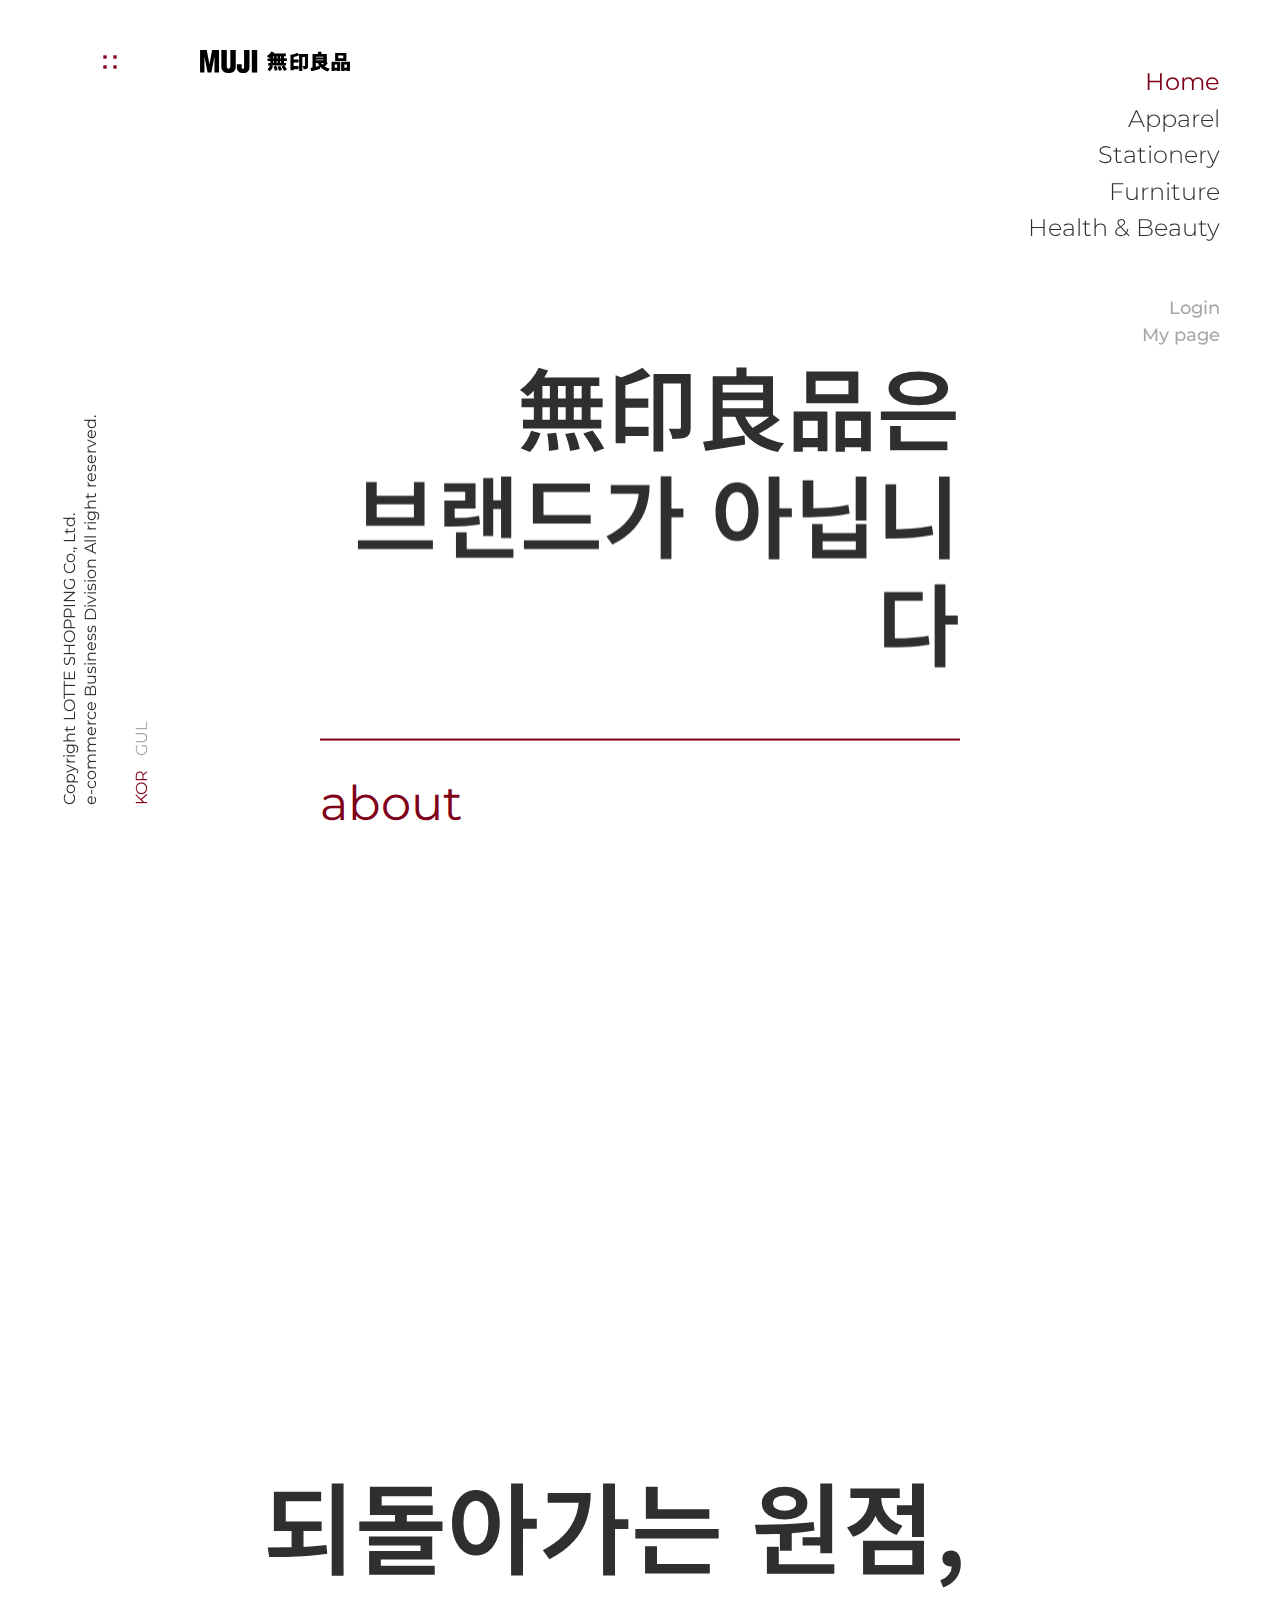
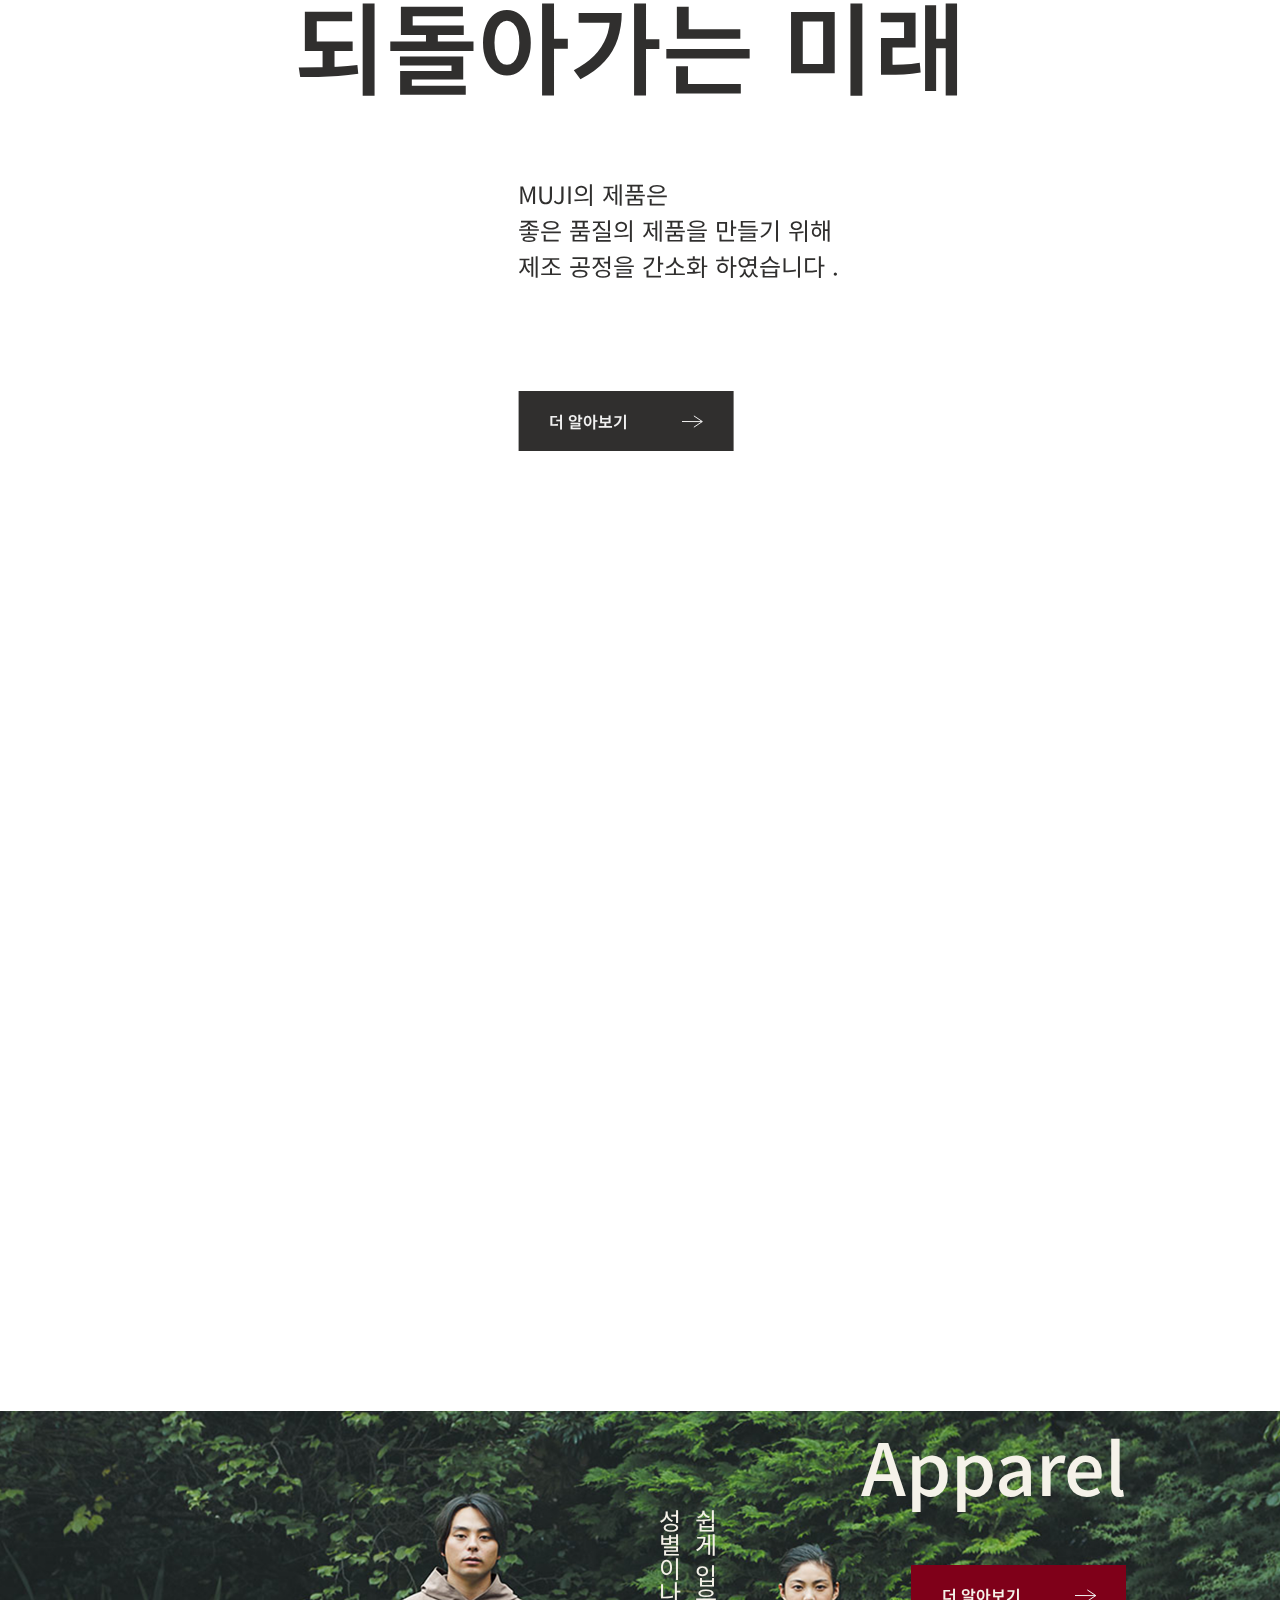
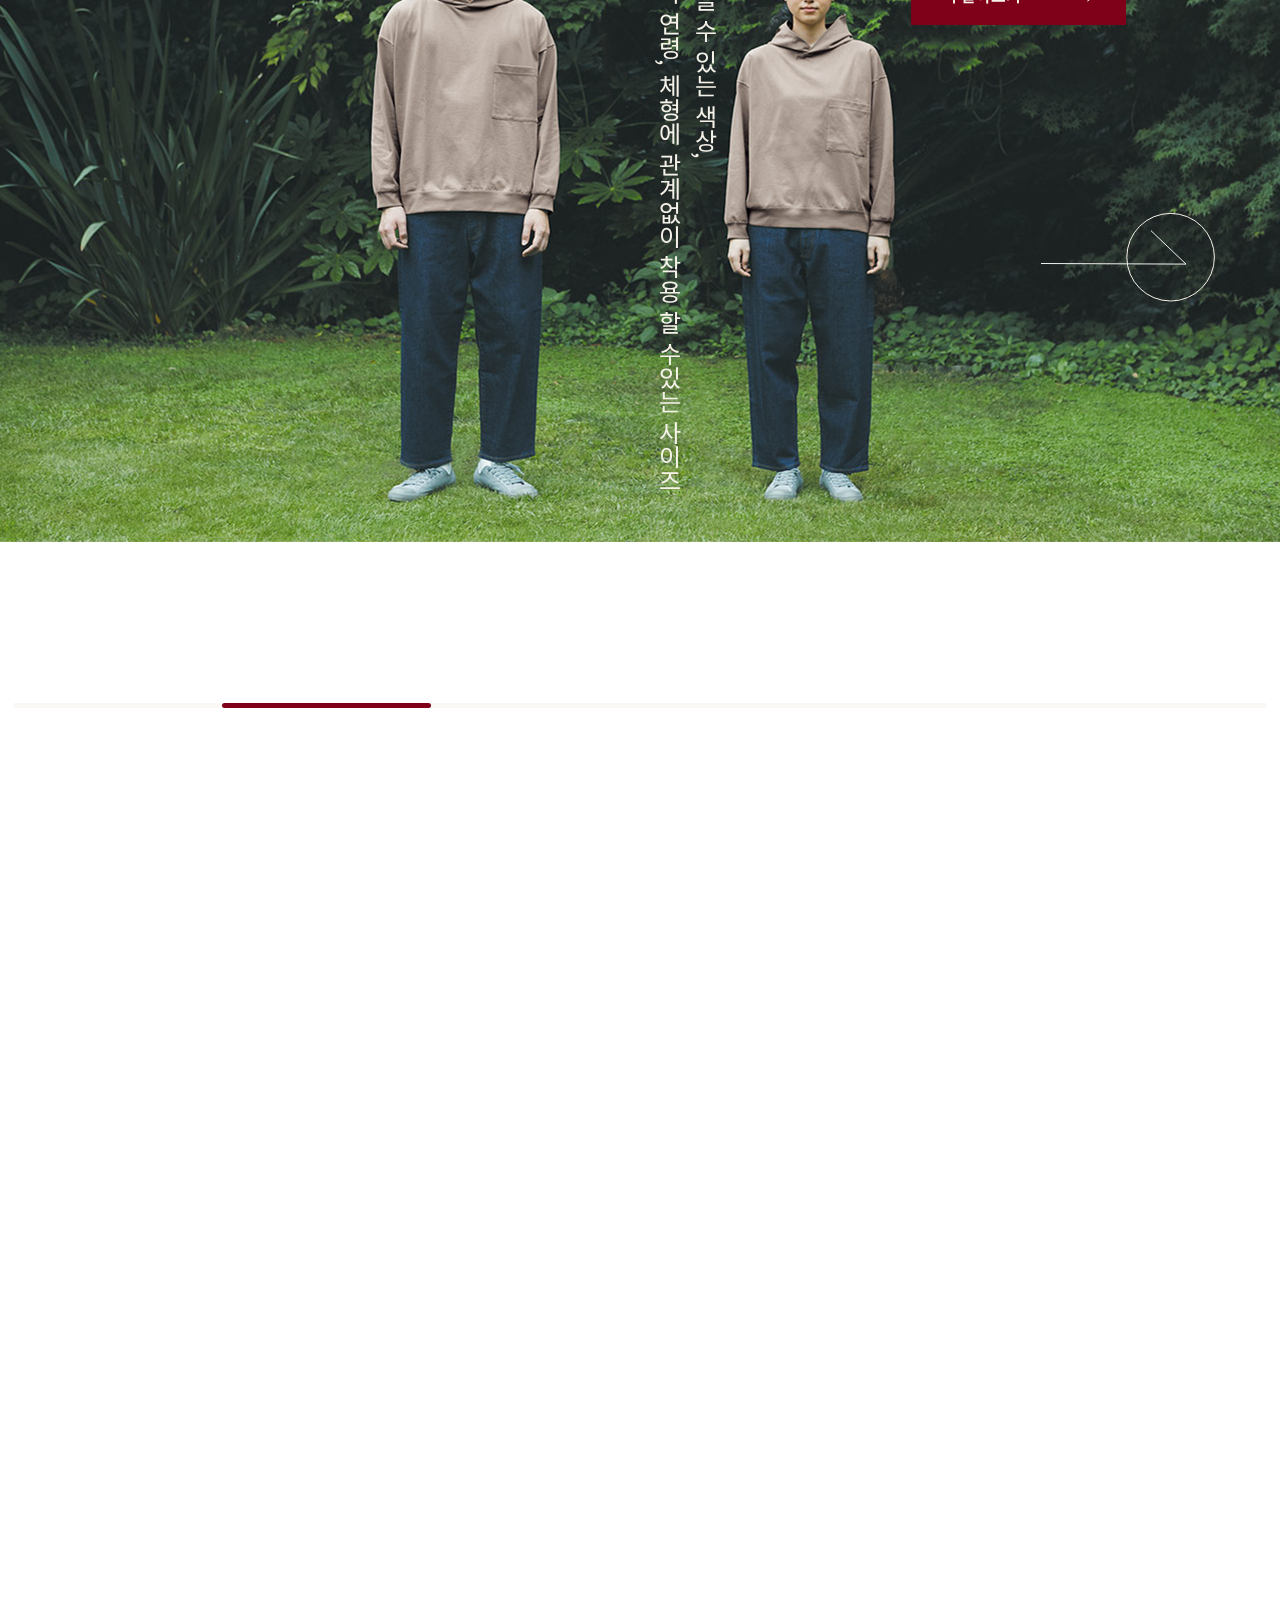
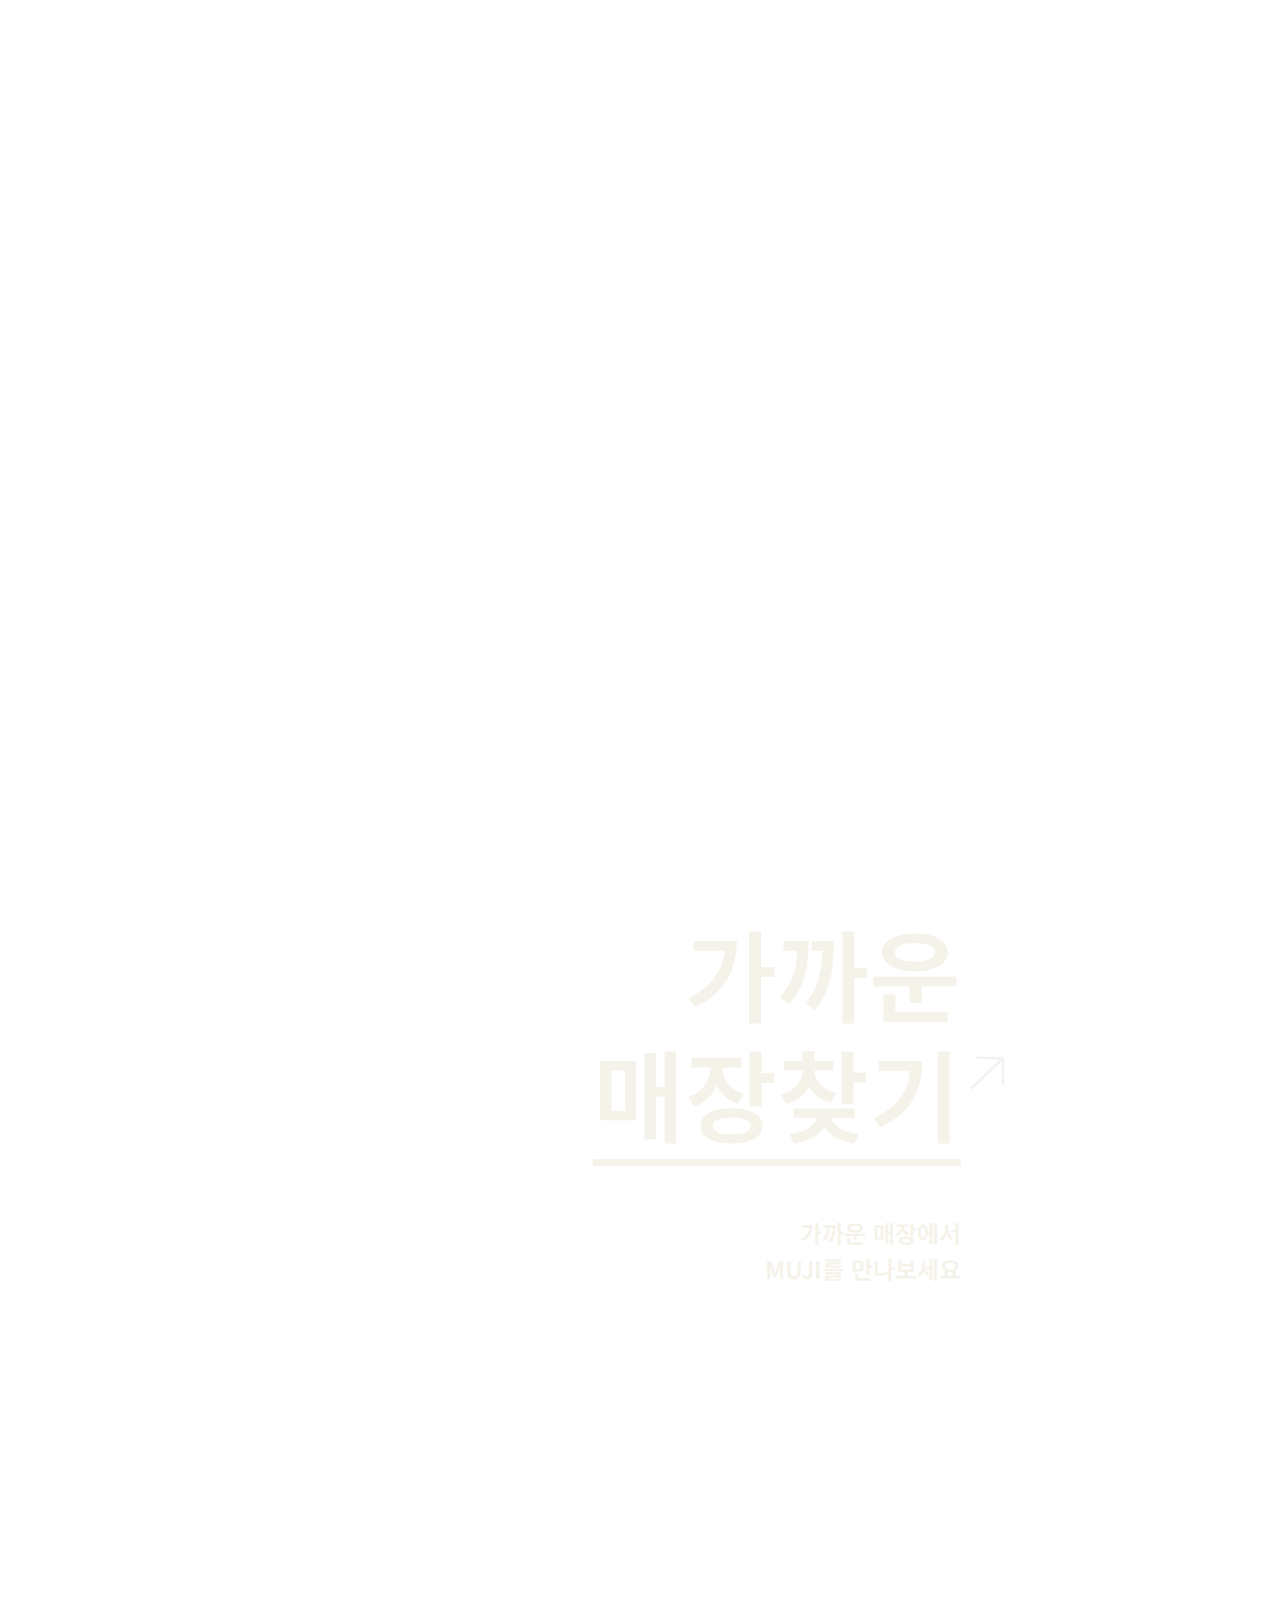
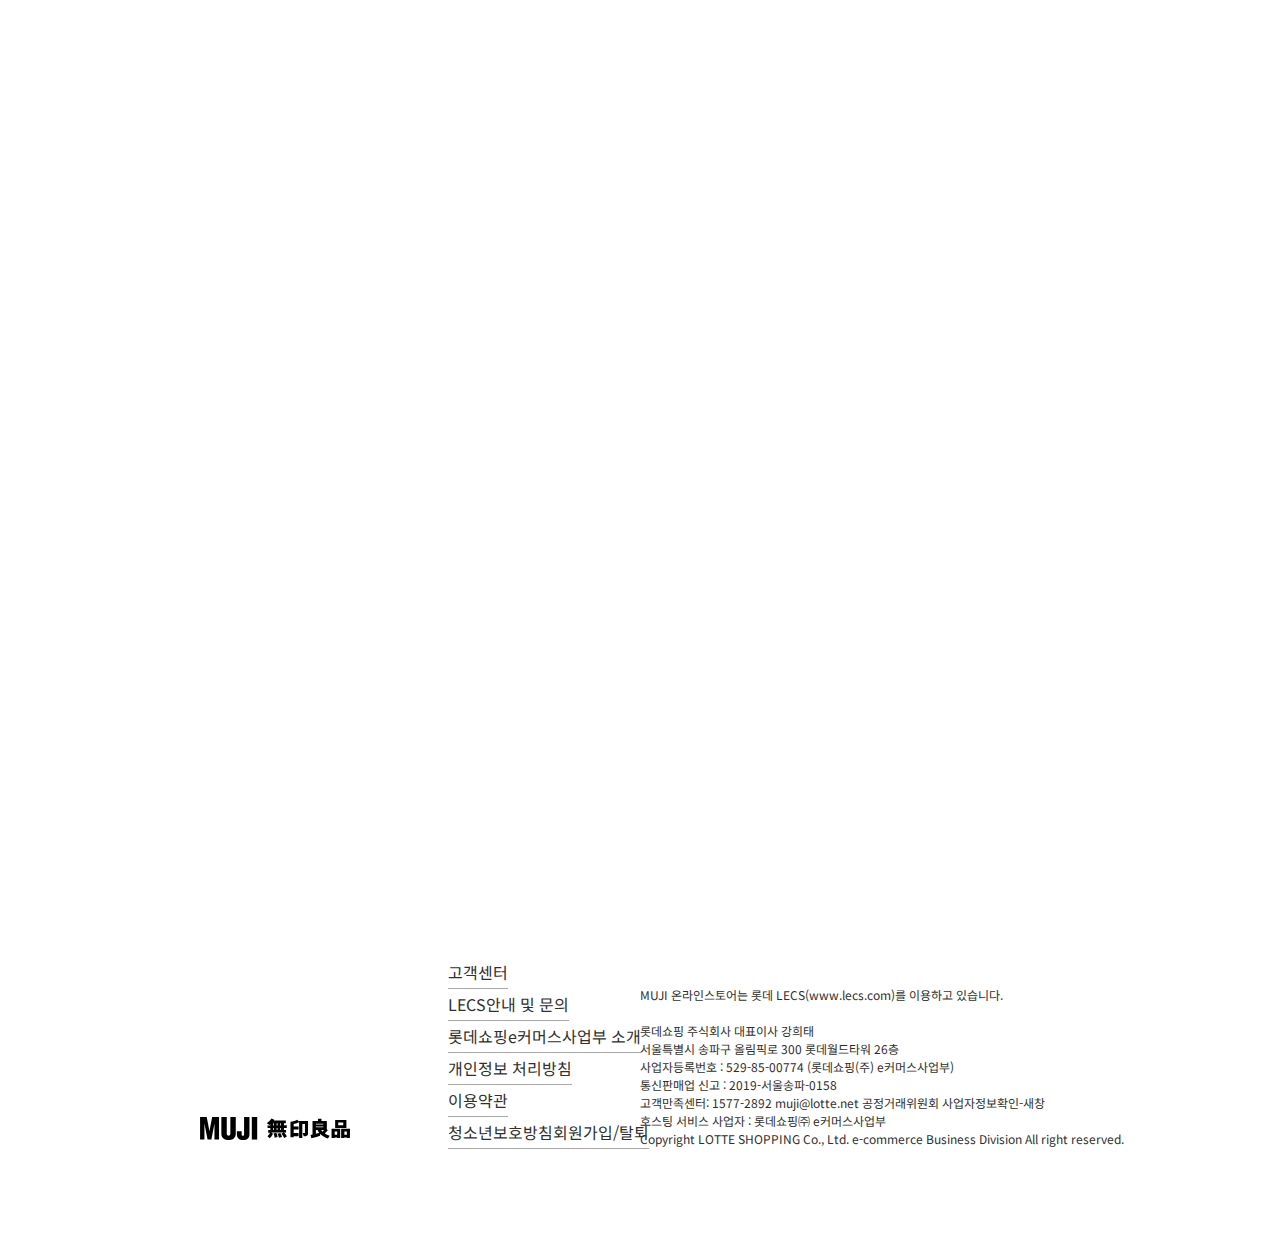
<file: index.html>
<!DOCTYPE html>
<html lang="ko">
<head>
  <meta charset="UTF-8">
  <meta http-equiv="X-UA-Compatible" content="IE=edge">
  <meta name="viewport" content="width=device-width, initial-scale=1.0">
  <title>MUJI</title>
  <link rel="stylesheet" href="./css/main_style.css">
  <link rel="stylesheet" href="./css/aos.css" />
  
</head>
<body>
  <div class="menu_wrapper">
    <a>
      <img src="./images/icon/menu_x.svg" width="20" alt="menu닫기"></a>
    <div class="menu_wrap">
      <div class="menu_lt">
        <a href="" class="hover-line_b"><p>Login</p></a>
        <a href="" class="hover-line_b"><p>My page</p></a>
        <a href="" class="hover-line_b"><p>Cart</p></a>
        <a href="" class="hover-line_b"><p>Wish list</p></a>
      </div>
      <div class="menu_rt">
        <a href="" class="hover-line_b"><p>Help</p></a>
        <a href="" class="hover-line_b"><p>Return Policy</p></a>
        <a href="" class="hover-line_b"><p>Shipment</p></a>
        <a href="" class="hover-line_b"><p>FAQs</p></a>
        <a href="" class="hover-line_b"><p>Size Chart</p></a>
      </div>
    </div>
  </div>
    <div class="wrapper main">
      <header>
        <div class="logo_wrap">
          <a onclick="clickMenu()" id="menu-on"><img src="./images/icon/menu.svg" width="20" alt="menu"></a>
          <h1><a href="#"><img src="./images/icon/logo-muji.svg" width="150" alt="muji로고"></a></h1>
        </div>
        <nav>
          <ul id="menu">
            <li class="on"><a href="#section01">about</a></li>
            <li><a href="#section02">new arrival</a></li>
            <li><a href="#section03">sale</a></li>
            <li><a href="#section04">locator</a></li>
          </ul>
          <div class="nav_rt">
          <ul class="gnb">
            <li class="on"><a href="#" class="hover-line ">Home</a></li>
            <li><a href="./sub/sub_02.html" class="hover-line ">Apparel</a></li>
            <li><a href="#" class="hover-line ">Stationery</a></li>
            <li><a href="#" class="hover-line ">Furniture</a></li>
            <li><a href="#" class="hover-line ">Health & Beauty</a></li>
          </ul>
          <ul class="sub">
            <li><a href="#">Login</a></li>
            <li><a href="#">My page</a></li>
          </ul>
        </div>
        </nav>
    </header>
    <div class="main_wrap">
      <div class="copy_rt">
        <p>
          Copyright LOTTE SHOPPING Co., Ltd. 
          <br>
          e-commerce Business Division All right reserved. 
        </p>
        <div class="lang">
          <a href="" class="on hover-line">KOR</a>
          <a href="" class="hover-line">GUL</a>
        </div>
      </div>
        <section class="title_wrap">
            <h1 class="title-main"  data-aos="fade-up"
            data-aos-duration="1500" data-aos-offset="15">無印良品은<br></h1>
           <h1 class="title-main" data-aos="flip-up" data-aos-offset="10" 
            data-aos-duration="1700">브랜드가 아닙니다</h1>
          <p></p>
          <h3 class="title">無印良品은 지구를 생각하고 <br> 소비를 바라보는 관점에서 상품을 만들어 냅니다.</h3>
          <h2 class="title"><a href="#section01"> about</a></h2>
        </section>
      </div>
    </div>
    <div class="wrapper section target" id="section01">
      <div class="about">
        <div class="about-wrap">
          <section class="title-wrap">
            <h1 class="title">
              되돌아가는 원점, <br> 되돌아가는 미래
            </h1>
      
            <h3 class="title">
              MUJI의 제품은 <br>
      좋은 품질의 제품을 만들기 위해 <br>
      제조 공정을 간소화 하였습니다 .
            </h3>
            <a href="./sub/sub_01.html">
              <div class="more">
                더 알아보기 <span><img src="./images/icon/more.svg" width="21" alt="더알아보기"></span> 
              </div>
            </a>
          </section>
          <div class="img-wrapper">
            <div class="img-wrap" data-aos="zoom-in-up" data-aos-offset="100" data-aos-easing="linear"
            data-aos-duration="1000">
            </div>
          </div>
        </div>
      </div>
    </div>
    <div class="wrapper section target" id="section02">
      <div class="new ">
        <h1 class="title" >
          <span data-aos="fade-down" data-aos-offset="10" >새</span>
          <span data-aos="fade-down"data-aos-duration="3000" data-aos-offset="200">로</span>
          <span data-aos="fade-down"data-aos-duration="5000" data-aos-offset="300">움</span>
          <span data-aos="fade-down">.</span>
        </h1>
        <div class="new-wrap swiper-container">
          <div class="swiper-wrapper">
            <div class="swiper-slide">
              <section class="new-title-wrap white">
                <div class="img-wrap">
                  <img src="./images/main_2.png" alt="">
                </div>
                <div class="title-wrapper white">
                  <h3 class="new-title">
                    쉽게 입을 수 있는 색상, <br>
                    성별이나 연령, 체형에 관계없이 착용 할 수있는 사이즈
                  </h3>
                  <h2 class="new-title">
                    Apparel
                  </h2>
                </div>
                <a href="./sub/sub_02.html">
                  <div class="more">
                    더 알아보기 <span><img src="./images/icon/more.svg" width="21" alt="더알아보기"></span> 
                  </div>
                </a>
            </section>
            </div>
            <div class="swiper-slide">
              <section class="new-title-wrap ">
                <div class="img-wrap">
                  <img src="./images/main_3.png" alt="">
                </div>
                <div class="title-wrapper">
                  <h3 class="new-title">
                    심플하고 부담없는, <br>
        넉넉하게 보관할 수 있고 누구나 사용할 수 있는 <br>
        무인양품의 새로운 문구를 만나보세요
                  </h3>
                  <h2 class="new-title">
                    Stationery
                  </h2>
                </div>
                <div class="more">
                  더 알아보기 <span><img src="./images/icon/more_b.svg" width="21" alt="더알아보기"></span> 
                </div>
            </section>
            </div>
            <div class="swiper-slide">
              <section class="new-title-wrap">
                <div class="img-wrap">
                  <img src="./images/main_4.png" alt="">
                </div>
                <div class="title-wrapper">
                  <h3 class="new-title">
                    하나의 스타일이나 가치관에 얽매이지 않고 <br> 
          새로운 것에 도전하고 변화하는. <br>
          아름다운 조형의 가구들이 나왔습니다
                  </h3>
                  <h2 class="new-title">
                  Furniture
                  </h2>
                </div>
                <div class="more">
                  더 알아보기 <span><img src="./images/icon/more_b.svg" width="21" alt="더알아보기"></span> 
                </div>
            </section>
            </div>
            <div class="swiper-slide">
              <section class="new-title-wrap">
                <div class="img-wrap">
                  <img src="./images/main_5.png" alt="">
                </div>
                <div class="title-wrapper">
                  <h3 class="new-title">
                    천연의 향기와 따뜻한 빛으로 <br>
            편안하고 따듯한 공간에서 휴식을 취해보세요
                  </h3>
                  <h2 class="new-title">
                  Health
                  </h2>
                </div>
                <div class="more">
                  더 알아보기 <span><img src="./images/icon/more_b.svg" width="21" alt="더알아보기"></span> 
                </div>
                
            </section>
            </div>
          </div>
          <div class="bt-next">
            <img src="./images/icon/main-new.svg" width="175" alt="슬라이드이동">
        </div>
        <div class="swiper-scrollbar"></div>
        </div>
      </div>
    </div>
    <div class="wrapper section target" id="section03">
      <div class="sales">
        <h1 class="title" data-aos="fade-right"
        data-aos-duration="1100" data-aos-easing="ease-in-sine">
          합리적인 가격
        </h1>
        <div class="sales-wrap" data-aos="fade-up"
        data-aos-duration="1800" data-aos-easing="ease-in-sine">
            <div class="item-wrap">
              <div class="item">
                <div class="img-wrap">
                  <a href="#">
                    <div class="hover">
                      <div class="title-cost">
                        <h3 class="title">전기 토스터</h3>
                        <h3 class="cost">
                          <span>83,000원</span> 65,000원
                        </h3>
                      </div>
                      <div class="sale-bt">
                        sale
                      </div>
                    </div>
                  </a>
                </div>
              </div>
              <div class="item">
                <div class="img-wrap">   
                  <a href="#">
                    <div class="hover">
                      <div class="title-cost">
                        <h3 class="title">핸디 슈레더</h3>
                        <h3 class="cost">
                          <span>15,000원</span> 12,900원
                        </h3>
                      </div>
                      <div class="sale-bt">
                        sale
                      </div>
                    </div>
                  </a>
                </div>
              </div>
              <div class="item">
                <div class="img-wrap">
                  <a href="#">
                    <div class="hover">
                      <div class="title-cost">
                        <h3 class="title">대용량 아로마 디퓨저</h3>
                        <h3 class="cost">
                          <span>99,000원</span> 79,000원
                        </h3>
                      </div>
                      <div class="sale-bt">
                        sale
                      </div>
                    </div>
                  </a>
                </div>
              </div>
              <div class="item">
                <div class="img-wrap">
                  <a href="./sub/sub_03.html">
                    <div class="hover">
                      <div class="title-cost">
                        <h3 class="title">인도면 저지 · 크루넥 긴소매 티셔츠</h3>
                        <h3 class="cost">
                          <span>13,000원</span> 11,900원
                        </h3>
                      </div>
                      <div class="sale-bt">
                        sale
                      </div>
                    </div>
                  </a>
                </div>
              </div>
              <div class="item">
                <div class="img-wrap">
                  <a href="#">
                    <div class="hover">
                      <div class="title-cost">
                        <h3 class="title">사코슈</h3>
                        <h3 class="cost">
                          <span>12,000원</span> 10,170원
                        </h3>
                      </div>
                      <div class="sale-bt">
                        sale
                      </div>
                    </div>
                  </a>
                </div>
              </div>
              <div class="item">
                <div class="img-wrap">
                  <a href="#">
                    <div class="hover">
                      <div class="title-cost">
                        <h3 class="title">더블링 노트ㆍ도트방안ㆍA5</h3>
                        <h3 class="cost">
                          <span>6,000원</span> 4,900원
                        </h3>
                      </div>
                      <div class="sale-bt">
                        sale
                      </div>
                    </div>
                  </a>
                </div>
              </div>
            </div>
        </div>
      </div>
    </div>
    <div class="wrapper section target" id="section04">
      <div class="locator">
        <div class="locator-wrap">
          <section class="title-wrap">
            <div class="main_t">
              <h1 class="title">
                가까운<br>매장찾기
              </h1>
              <img src="./images/icon/locater.svg" width="35" alt="locator">
            </div>
      
            <h3 class="title">
              가까운 매장에서 <br>
              MUJI를 만나보세요
            </h3>
          </section>
        </div>
        <div class="img-wrap">
          
        </div>
      </div>
    </div>
    <footer class="main">
      <div class="footer-wrap">
        <div class="logo-wrap">
          <img src="./images/icon/logo-muji.svg" width="150" alt="muji로고">
        </div>
        <ul class="notice-wrap">
          <li><a href="./sub/sub_04.html">고객센터</a></li>
          <li><a href="./sub/sub_04.html">LECS안내 및 문의</a></li>
          <li><a href="./sub/sub_04.html">롯데쇼핑e커머스사업부 소개</a></li>
          <li><a href="./sub/sub_04.html">개인정보 처리방침</a></li>
          <li><a href="./sub/sub_04.html">이용약관</a></li>
          <li><a href="./sub/sub_04.html">청소년보호방침회원가입/탈퇴</a></li>
        </ul>
        <div class="copyright-wrap">
          <p>MUJI 온라인스토어는 롯데 LECS(www.lecs.com)를 이용하고 있습니다.</p>
          <br>
          <p>
            롯데쇼핑 주식회사 대표이사 강희태 <br>
    서울특별시 송파구 올림픽로 300 롯데월드타워 26층 <br>
    사업자등록번호 : 529-85-00774 (롯데쇼핑(주) e커머스사업부) <br>
    통신판매업 신고 : 2019-서울송파-0158
          </p>
          <p>
            고객만족센터: 1577-2892 muji@lotte.net 공정거래위원회 사업자정보확인-새창 <br>
    호스팅 서비스 사업자 : 롯데쇼핑㈜ e커머스사업부 <br>
    Copyright LOTTE SHOPPING Co., Ltd. e-commerce Business Division All right reserved.
          </p>
        </div>
      </div>
    </footer>
    <script src="https://code.jquery.com/jquery-3.6.0.js"></script>
  <script src="./js/index.js"></script>
  <script src="./js/swiper-bundle.min.js"></script>
  <script src="./js/aos.js"></script>
</body>
</html>
</file>
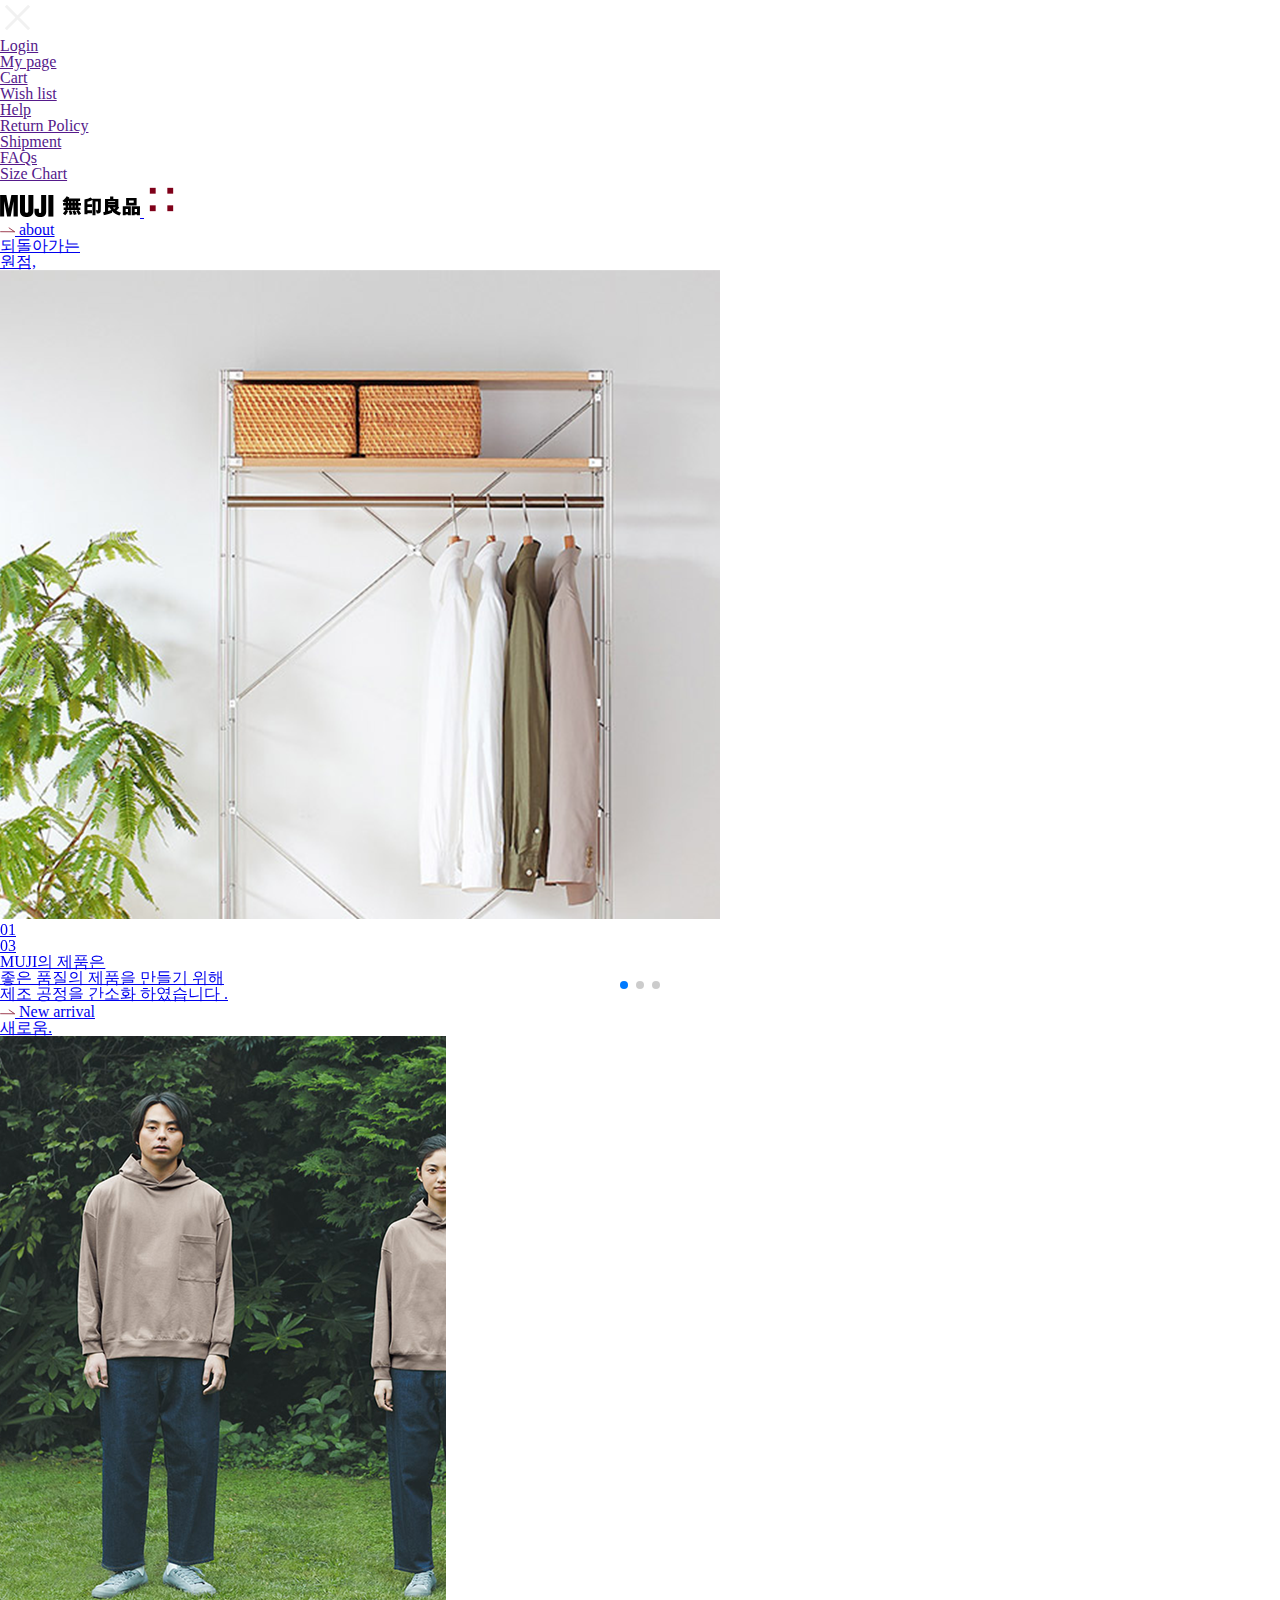
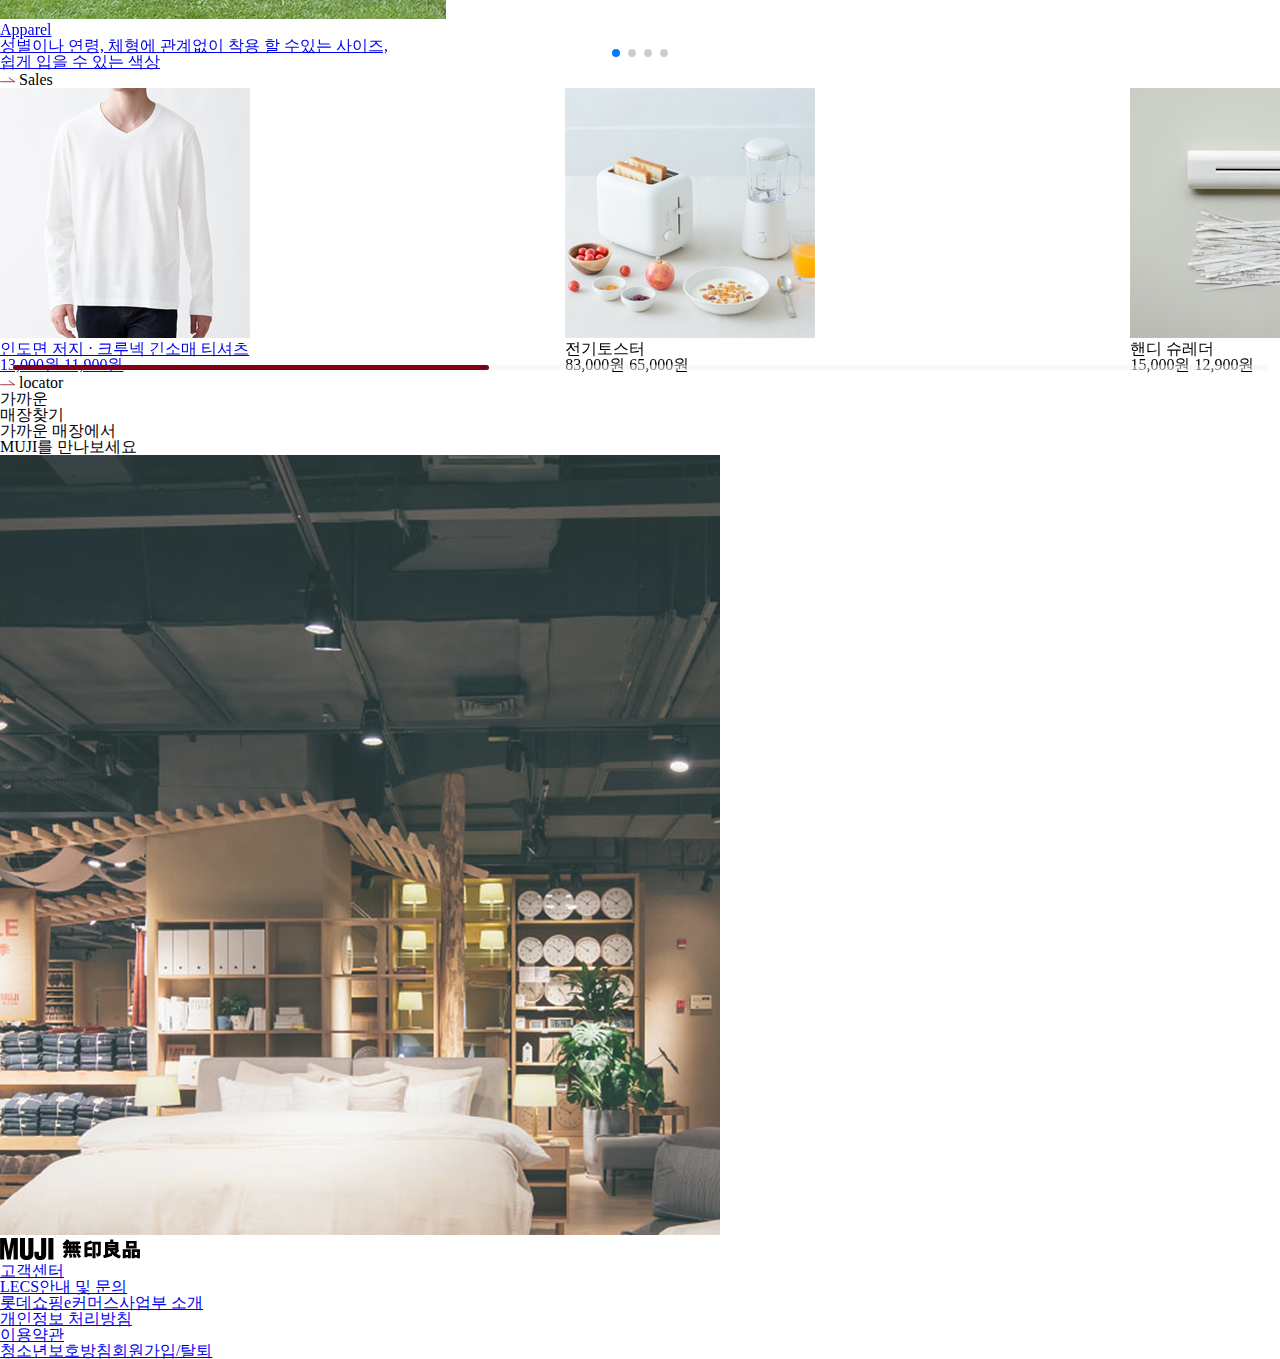
<file: mobile/index.html>
<!DOCTYPE html>
<html lang="ko">
<head>
    <meta charset="UTF-8">
    <meta http-equiv="X-UA-Compatible" content="IE=edge">
    <meta name="viewport" content="width=device-width, initial-scale=1.0">
    <title>MUJI mobile</title>
    <link rel="stylesheet" href="./css/m_style.css">
    <link rel="stylesheet" href="./css/aos.css">
    
</head>
<body>
    <div class="menu_wrapper">
        <a><img src="./images/icon/menu_x.svg" width="35" alt="menu닫기"></a>
        <div class="menu_wrap">
          <div class="menu_lt">
            <a href="" class="hover-line_b"><p>Login</p></a>
            <a href="" class="hover-line_b"><p>My page</p></a>
            <a href="" class="hover-line_b"><p>Cart</p></a>
            <a href="" class="hover-line_b"><p>Wish list</p></a>
          </div>
          <div class="menu_rt">
            <a href="" class="hover-line_b"><p>Help</p></a>
            <a href="" class="hover-line_b"><p>Return Policy</p></a>
            <a href="" class="hover-line_b"><p>Shipment</p></a>
            <a href="" class="hover-line_b"><p>FAQs</p></a>
            <a href="" class="hover-line_b"><p>Size Chart</p></a>
          </div>
        </div>
      </div>
    <header>
        <a href="#" class="logo">
            <img src="./images/icon/logo-muji.svg" width="140" alt="MUJI로고">
        </a>
        <a class="menu">
            <img src="./images/icon/menu.svg" width="35" alt="메뉴">
        </a>
    </header>
    <a href="./sub01.html">
    <section class="about-wrapper wrapper">
        
            <div class="txt-wrap">
                <p class="title">
                    <img src="./images/icon/cart.svg" width="15" alt="화살표">
                    about
                </p>
                <h1 class="title">되돌아가는 <br> 원점,</h1>
            </div>

        <div class="about-wrap main swiper-container">
            <div class=" swiper-wrapper">
                <div class="img-wrap swiper-slide">
                       <img src="./images/main1.png" alt="메인1">
                    <div class="count">
                        <p>01</p>
                        <p>03</p>
                    </div>
                    <div class="txt-wrap2">
                        MUJI의 제품은 <br>
        좋은 품질의 제품을 만들기 위해 <br>
        제조 공정을 간소화 하였습니다 .
                    </div>
                </div>
                <div class="img-wrap swiper-slide">
                    <img src="./images/main2.png" alt="메인2">
                    <div class="count">
                        <p>02</p>
                        <p>03</p>
                    </div>
                    <div class="txt-wrap2">
                        MUJI의 제품은 <br>
        좋은 품질의 제품을 만들기 위해 <br>
        제조 공정을 간소화 하였습니다 .
                    </div>
                </div>
                <div class="img-wrap swiper-slide">
                    <img src="./images/main3.png" alt="메인3">
                    <div class="count">
                        <p>03</p>
                        <p>03</p>
                    </div>
                    <div class="txt-wrap2">
                        MUJI의 제품은 <br>
        좋은 품질의 제품을 만들기 위해 <br>
        제조 공정을 간소화 하였습니다 .
                    </div>
                </div>
            </div>
            <div class="swiper-pagination"></div>
    </div>
    </section>
</a>
<a href="./sub02.html">
    <section class="new-wrapper wrapper">
        <div class="txt-wrap">
            <p class="title">
                <img src="./images/icon/cart.svg" width="15" alt="화살표">
                New arrival
            </p>
            <h1 class="title">새로움<span>.</span></h1>
        </div>
        <div class="new-wrap main swiper-container">
            <div class=" swiper-wrapper">
                <div class="img-wrap swiper-slide">
                    <img src="./images/main2_1.png" alt="메인1">
                    <div class="txt-wrap2">
                        <h2 class="title">Apparel</h2>
                        <h3 class="title">
                            성별이나 연령, 체형에 관계없이 착용 할 수있는 사이즈, <br>
                            쉽게 입을 수 있는 색상
                        </h3>
                    </div>
                </div>
                <div class="img-wrap swiper-slide">
                    <img src="./images/main2_2.png" alt="메인2">
                    <div class="txt-wrap2">
                        <h2 class="title">Stationery</h2>
                        <h3 class="title">
        넉넉하게 보관할 수 있고 누구나 사용할 수 있는 <br>
        무인양품의 새로운 문구를 만나보세요
                        </h3>
                    </div>
                </div>
                <div class="img-wrap swiper-slide">
                    <img src="./images/main2_3.png" alt="메인3">
                    <div class="txt-wrap2">
                        <h2 class="title">Furniture</h2>
                        <h3 class="title">
                            하나의 스타일이나 가치관에 얽매이지 않고 <br> 
          새로운 것에 도전하고 변화하는. 
                        </h3>
                    </div>
                </div>
                <div class="img-wrap swiper-slide">
                    <img src="./images/main2_4.png" alt="메인4">
                    <div class="txt-wrap2">
                        <h2 class="title">Health</h2>
                        <h3 class="title">
                            천연의 향기와 따뜻한 빛으로 <br>
            편안하고 따듯한 공간에서 휴식을 취해보세요
                        </h3>
                    </div>
                </div>
            </div>
            <div class="swiper-pagination"></div>
    </div>
    </section>
</a>
    <section class="sale-wrapper wrapper">
        <div class="txt-wrap">
            <p class="title">
                <img src="./images/icon/cart.svg" width="15" alt="화살표">
                Sales
            </p>
        </div>
        <div class="sale-wrap swiper-container wrapper">
            <div class=" swiper-wrapper">
                <div class="img-wrap swiper-slide">
                    <a href="./sub03.html">
                        <img src="./images/main3_4.png" alt="메인1">
                        <div class="txt-wrap2">
                            <h3 class="title">
                                인도면 저지 · 크루넥 긴소매 티셔츠
                            </h3>
                            <p class="cost">
                                <span>13,000원</span> 11,900원
                            </p>
                        </div>
                    </a>
                </div>
                <div class="img-wrap swiper-slide">
                    <img src="./images/main3_1.png" alt="메인1">
                    <div class="txt-wrap2">
                        <h3 class="title">
                            전기토스터
                        </h3>
                        <p class="cost">
                            <span>83,000원</span> 65,000원
                        </p>
                    </div>
                </div>
                <div class="img-wrap swiper-slide">
                    <img src="./images/main3_2.png" alt="메인1">
                    <div class="txt-wrap2">
                        <h3 class="title">
                            핸디 슈레더
                        </h3>
                        <p class="cost">
                            <span>15,000원</span> 12,900원
                        </p>
                    </div>
                </div>
                <div class="img-wrap swiper-slide">
                    <img src="./images/main3_3.png" alt="메인1">
                    <div class="txt-wrap2">
                        <h3 class="title">
                            대용량 아로마 디퓨저
                        </h3>
                        <p class="cost">
                            <span>99,000원</span> 79,000원
                        </p>
                    </div>
                </div>
                <div class="img-wrap swiper-slide">
                    <img src="./images/main3_5.png" alt="메인1">
                    <div class="txt-wrap2">
                        <h3 class="title">
                            사코슈
                        </h3>
                        <p class="cost">
                            <span>12,000원</span> 10,170원
                        </p>
                    </div>
                </div>
                <div class="img-wrap swiper-slide">
                    <img src="./images/main3_6.png" alt="메인1">
                    <div class="txt-wrap2">
                        <h3 class="title">
                            더블링 노트ㆍ도트방안ㆍA5
                        </h3>
                        <p class="cost">
                            <span>6,000원</span> 4,900원
                        </p>
                    </div>
                </div>
                
            </div>
            <div class="swiper-scrollbar"></div>
    </div>
    </section>
    <section class="locator-wrapper wrapper">
        <div class="txt-wrap">
            <p class="title">
                <img src="./images/icon/cart.svg" width="15" alt="화살표">
                locator
            </p>
            <h1 class="title">가까운 <br> 매장찾기 </h1>
        </div>
        <h3 class="title">가까운 매장에서 <br> MUJI를 만나보세요</h3>
        <div class="img-wrap">
            <img src="./images/main4.png" alt="가까운매장찾기">
        </div>
    </section>
    <footer class="main">
        <div class="f-wrap">
            <a href="#" class="logo">
                <img src="./images/icon/logo-muji.svg" width="140" alt="MUJI로고">
            </a>
            <ul class="notice-wrap">
                <li><a href="./sub04.html">고객센터</a></li>
                <li><a href="./sub04.html">LECS안내 및 문의</a></li>
                <li><a href="./sub04.html">롯데쇼핑e커머스사업부 소개</a></li>
                <li><a href="./sub04.html">개인정보 처리방침</a></li>
                <li><a href="./sub04.html">이용약관</a></li>
                <li><a href="./sub04.html">청소년보호방침회원가입/탈퇴</a></li>
              </ul>
        </div>
    </footer>
    <script src="https://code.jquery.com/jquery-3.6.0.js"></script>
    <script src="./js/index.js"></script>
    <script src="./js/swiper-bundle.min.js"></script>
    <script src="./js/aos.js"></script>
</body>
</html>
</file>
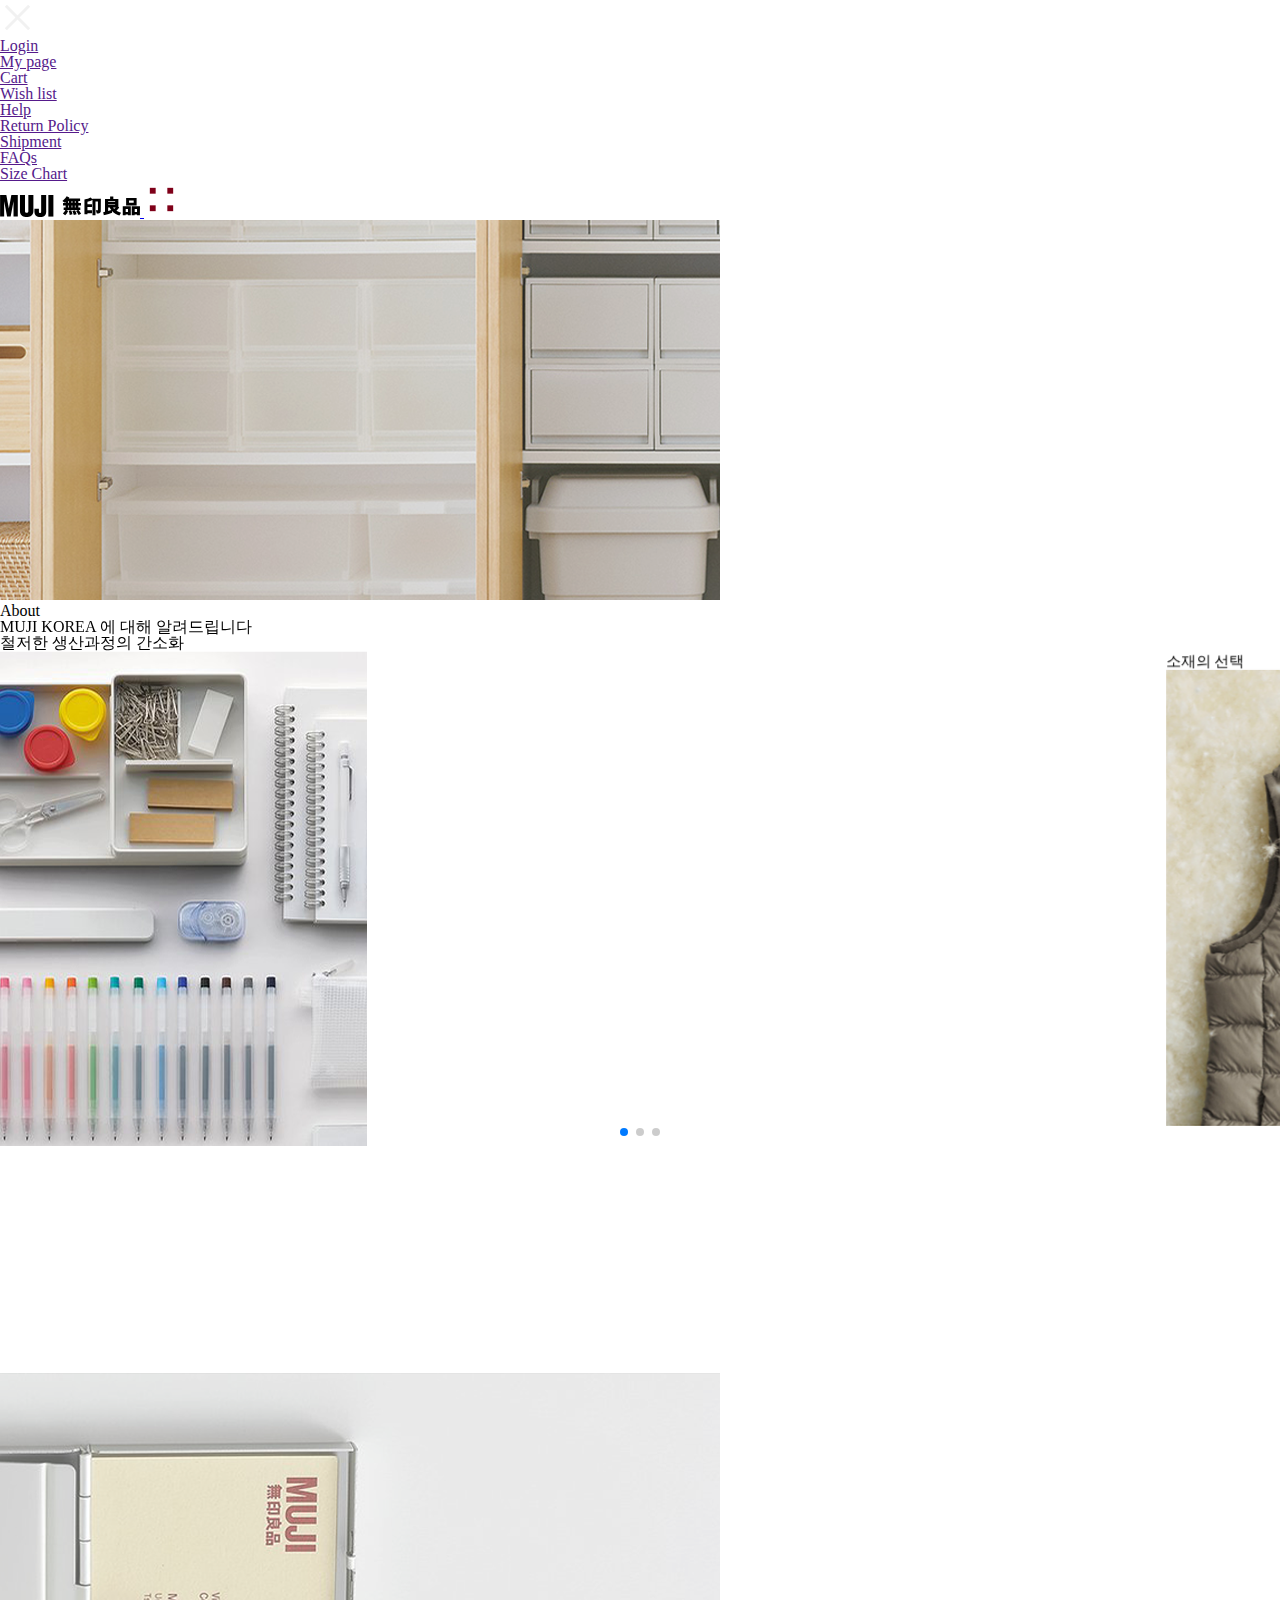
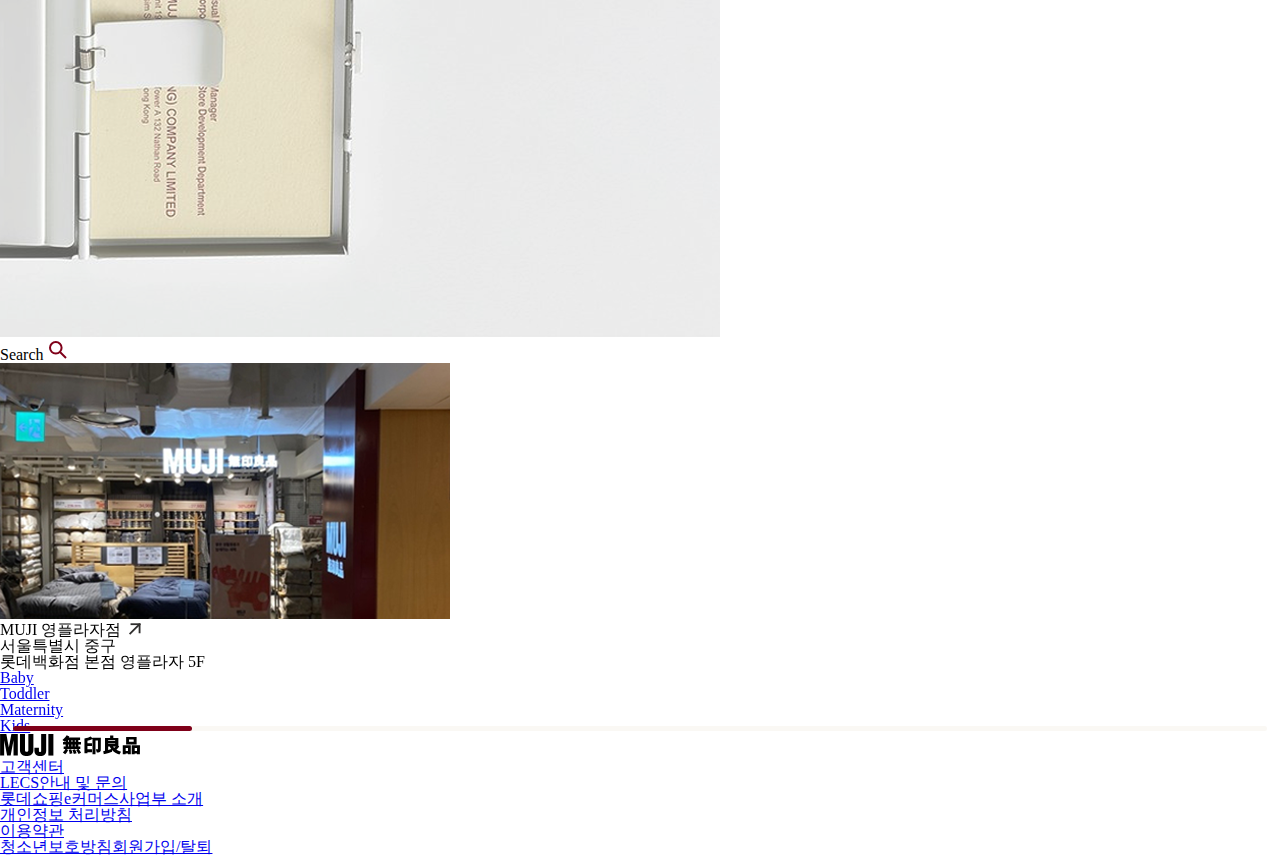
<file: mobile/sub01.html>
<!DOCTYPE html>
<html lang="ko">
<head>
  <meta charset="UTF-8">
  <meta http-equiv="X-UA-Compatible" content="IE=edge">
  <meta name="viewport" content="width=device-width, initial-scale=1.0">
  <title>MUJI About mobile</title>
  <link rel="stylesheet" href="./css/m_style.css">
  <link rel="stylesheet" href="./css/aos.css">
  
</head>
<body>
  <div class="menu_wrapper">
    <a><img src="./images/icon/menu_x.svg" width="35" alt="menu닫기"></a>
    <div class="menu_wrap">
      <div class="menu_lt">
        <a href="" class="hover-line_b"><p>Login</p></a>
        <a href="" class="hover-line_b"><p>My page</p></a>
        <a href="" class="hover-line_b"><p>Cart</p></a>
        <a href="" class="hover-line_b"><p>Wish list</p></a>
      </div>
      <div class="menu_rt">
        <a href="" class="hover-line_b"><p>Help</p></a>
        <a href="" class="hover-line_b"><p>Return Policy</p></a>
        <a href="" class="hover-line_b"><p>Shipment</p></a>
        <a href="" class="hover-line_b"><p>FAQs</p></a>
        <a href="" class="hover-line_b"><p>Size Chart</p></a>
      </div>
    </div>
  </div>
  <header class="sub1">
    <a href="./index.html" class="logo">
        <img src="./images/icon/logo-muji.svg" width="140" alt="MUJI로고">
    </a>
    <a class="menu">
        <img src="./images/icon/menu.svg" width="35" alt="MUJI로고">
    </a>
</header>
<div class="sub1 main-bg">
  <img src="./images/sub1_main.png" alt="메인이미지">
  <p>About</p>
</div>
<section class="step-wrapper wrapper swiper-container">
  <p data-aos="fade-down"
  data-aos-duration="1500">MUJI KOREA 에 대해 알려드립니다</p>
  <div class="swiper-wrapper">
    <div class="step swiper-slide" >
      <h2 class="title">철저한 생산과정의 간소화</h2>
      <img src="./images/sub1_step1.png" alt="소재1">
    </div>
    <div class="step swiper-slide">
      <h2 class="title" >소재의 선택</h2>
      <img src="./images/sub1_step2.png" alt="소재2">
    </div>
    <div class="step swiper-slide">
      <h2 class="title">포장의 간략화</h2>
      <img src="./images/sub1_step3.png" alt="소재3">
    </div>
  </div>
  <div class="swiper-pagination"></div>
</section>
<section class="vision-wrapper wrapper" >
  <div class="vision1-wrap" >
    <p></p data-aos="fade-up" data-aos-duration="1000">
    <h2 class="title" data-aos="fade-up" data-aos-duration="1000">
      무인양품은 “이것이 좋다”, <br>
“이것이 아니면 안된다” 라고 하며 <br>
강하게 고객을 유인하는 <br>
상품을 만드는 것이 아닌, <br>
<span>“이래서 좋다” </span> 라고 <br>
고객들에게 이성적인 만족감을 <br>
드리는 것을 목표로 합니다.
    </h2>
  </div>
  <div class="vision2-wrap" >
    <h3 class="title" data-aos="fade-up" data-aos-duration="2000">
      회사명: 무인양품(株) <br>
MUJI KOREA CO., Ltd <br>
대표이사: 成川卓也 (나루카와 타쿠야) <br>
서울특별시 서대문구 연세로 12, 피델리아 빌딩 7층 <br>
(우편 번호) 03779 <br>
설립: 2004년 12월 15일 <br>
(합작: 일본 ㈜양품계획 60%, 롯데상사㈜ 40%)
    </h3>
  </div>
  <div class="img-wrap">
    <img src="./images/sub1_vision.png" alt="기업소개">
  </div>
</section>
<section class="store-wrapper store-last wrapper swiper-container">
  <p>Search
    <span><img src="./images/icon/search.svg" width="20" alt="검색"></span>
  </p>
   <div class=" swiper-wrapper">
     <div class="store-wrap swiper-slide">
       <div class="img-wrap">
         <img src="./images/sub1_store1.png" alt="매장1">
       </div>
       <div class="txt-wrap-s">
         <h2 class="store">
            MUJI 영플라자점
            <span><img src="./images/icon/sub1_locator.svg" class="black" width="16" alt="화살표">
            </span>
           </h2>
           <div class="txt-wrap2">
             <p class="address">
               서울특별시 중구 <br> 롯데백화점 본점 영플라자 5F 
             </p>
            </div>
          </div>
          <div class="category">
            <p><a href="#"> Baby</a></p>
           <p><a href="#">Toddler</a></p>
           <p><a href="#">Maternity</a></p>
           <p><a href="#">Kids</a></p>
          </div>
     </div>
     <div class="store-wrap swiper-slide">
       <div class="img-wrap">
         <img src="./images/sub1_store2.png" alt="매장2">
       </div>
       <div class="txt-wrap-s">
         <h2 class="store">
          MUJI  서울역점
            <span><img src="./images/icon/sub1_locator.svg" class="black" width="16" alt="화살표">
            </span>
           </h2>
           <div class="txt-wrap2">
             <p class="address">
              서울특별시 중구 <br> 청파로 426 롯데마트 서울역점 3F
             </p>
            </div>
          </div>
          <div class="category">
            <p><a href="#"> Baby</a></p>
           <p><a href="#">Toddler</a></p>
           <p><a href="#">Maternity</a></p>
           <p><a href="#">Kids</a></p>
          </div>
     </div>
     <div class="store-wrap swiper-slide">
       <div class="img-wrap">
         <img src="./images/sub1_store3.png" alt="매장3">
       </div>
       <div class="txt-wrap-s">
         <h2 class="store">
          MUJI  영풍종로점
            <span><img src="./images/icon/sub1_locator.svg" class="black" width="16" alt="화살표">
            </span>
           </h2>
           <div class="txt-wrap2">
             <p class="address">
              서울특별시 종로구 <br> 청계천로 41 영풍빌딩 지하1~2층
             </p>
            </div>
          </div>
          <div class="category">
            <p><a href="#"> Baby</a></p>
           <p><a href="#">Toddler</a></p>
           <p><a href="#">Maternity</a></p>
           <p><a href="#">Kids</a></p>
          </div>
     </div>
     <div class="store-wrap swiper-slide">
       <div class="img-wrap">
         <img src="./images/sub1_store4.png" alt="매장4">
       </div>
       <div class="txt-wrap-s">
         <h2 class="store">
          MUJI 디큐브시티점
            <span><img src="./images/icon/sub1_locator.svg" class="black" width="16" alt="화살표">
            </span>
           </h2>
           <div class="txt-wrap2">
             <p class="address">
              서울특별시 중구 <br> 남대문로 67 롯데백화점 영플라자 5F
             </p>
            </div>
          </div>
          <div class="category">
            <p><a href="#"> Baby</a></p>
           <p><a href="#">Toddler</a></p>
           <p><a href="#">Maternity</a></p>
           <p><a href="#">Kids</a></p>
          </div>
     </div>
     <div class="store-wrap swiper-slide">
       <div class="img-wrap">
         <img src="./images/sub1_store5.png" alt="매장5">
       </div>
       <div class="txt-wrap-s">
         <h2 class="store">
          MUJI 롯데월드몰점
            <span><img src="./images/icon/sub1_locator.svg" class="black" width="16" alt="화살표">
            </span>
           </h2>
           <div class="txt-wrap2">
             <p class="address">
              서울특별시 송파구 <br> 올림픽로 300 롯데월드몰 1F
             </p>
            </div>
          </div>
          <div class="category">
            <p><a href="#"> Baby</a></p>
           <p><a href="#">Toddler</a></p>
           <p><a href="#">Maternity</a></p>
           <p><a href="#">Kids</a></p>
          </div>
     </div>
     <div class="store-wrap swiper-slide">
       <div class="img-wrap">
         <img src="./images/sub1_store6.png" alt="매장6">
       </div>
       <div class="txt-wrap-s">
         <h2 class="store">
          MUJI 타임스퀘어점
            <span><img src="./images/icon/sub1_locator.svg" class="black" width="16" alt="화살표">
            </span>
           </h2>
           <div class="txt-wrap2">
             <p class="address">
              서울특별시 영등포구 <br> 영중로 15 타임스퀘어 2F
             </p>
            </div>
          </div>
          <div class="category">
            <p><a href="#"> Baby</a></p>
           <p><a href="#">Toddler</a></p>
           <p><a href="#">Maternity</a></p>
           <p><a href="#">Kids</a></p>
          </div>
     </div>
     <div class="store-wrap swiper-slide">
       <div class="img-wrap">
         <img src="./images/sub1_store7.png" alt="매장7">
       </div>
       <div class="txt-wrap-s">
         <h2 class="store">
          MUJI IFC몰점
            <span><img src="./images/icon/sub1_locator.svg" class="black" width="16" alt="화살표">
            </span>
           </h2>
           <div class="txt-wrap2">
             <p class="address">
              서울특별시 영등포구 <br> 국제금융로 10,IFC몰 L1~2층
             </p>
            </div>
          </div>
          <div class="category">
            <p><a href="#"> Baby</a></p>
           <p><a href="#">Toddler</a></p>
           <p><a href="#">Maternity</a></p>
           <p><a href="#">Kids</a></p>
          </div>
     </div>
  </div>
  <div class="swiper-scrollbar"></div>
</section>

<footer class="sub1">
  <div class="f-wrap">
      <a href="./index.html" class="logo">
          <img src="./images/icon/logo-muji.svg" width="140" alt="MUJI로고">
      </a>
      <ul class="notice-wrap">
        <li><a href="./sub04.html">고객센터</a></li>
        <li><a href="./sub04.html">LECS안내 및 문의</a></li>
        <li><a href="./sub04.html">롯데쇼핑e커머스사업부 소개</a></li>
        <li><a href="./sub04.html">개인정보 처리방침</a></li>
        <li><a href="./sub04.html">이용약관</a></li>
        <li><a href="./sub04.html">청소년보호방침회원가입/탈퇴</a></li>
        </ul>
  </div>
</footer>
<script src="https://code.jquery.com/jquery-3.6.0.js"></script>
<script src="./js/index.js"></script>
  <script src="./js/swiper-bundle.min.js"></script>
  <script src="./js/aos.js"></script>
</body>
</html>
</file>
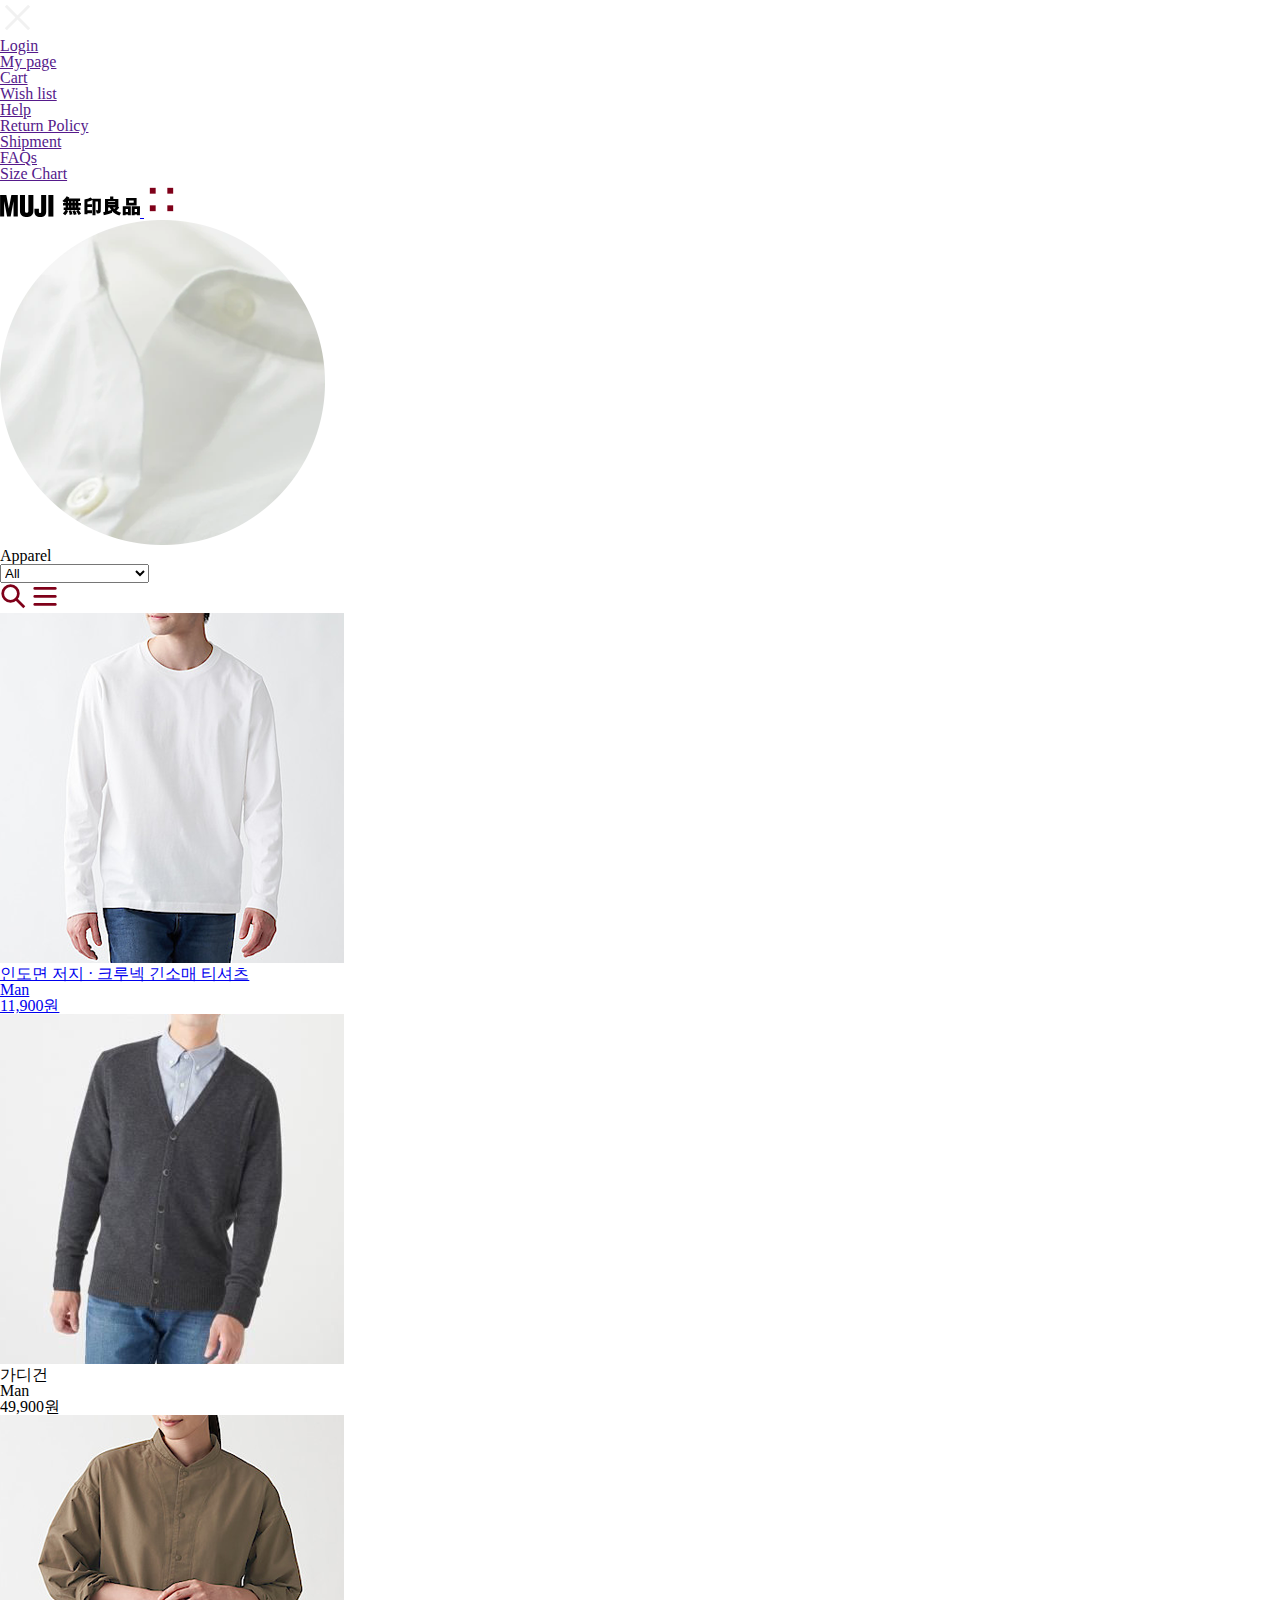
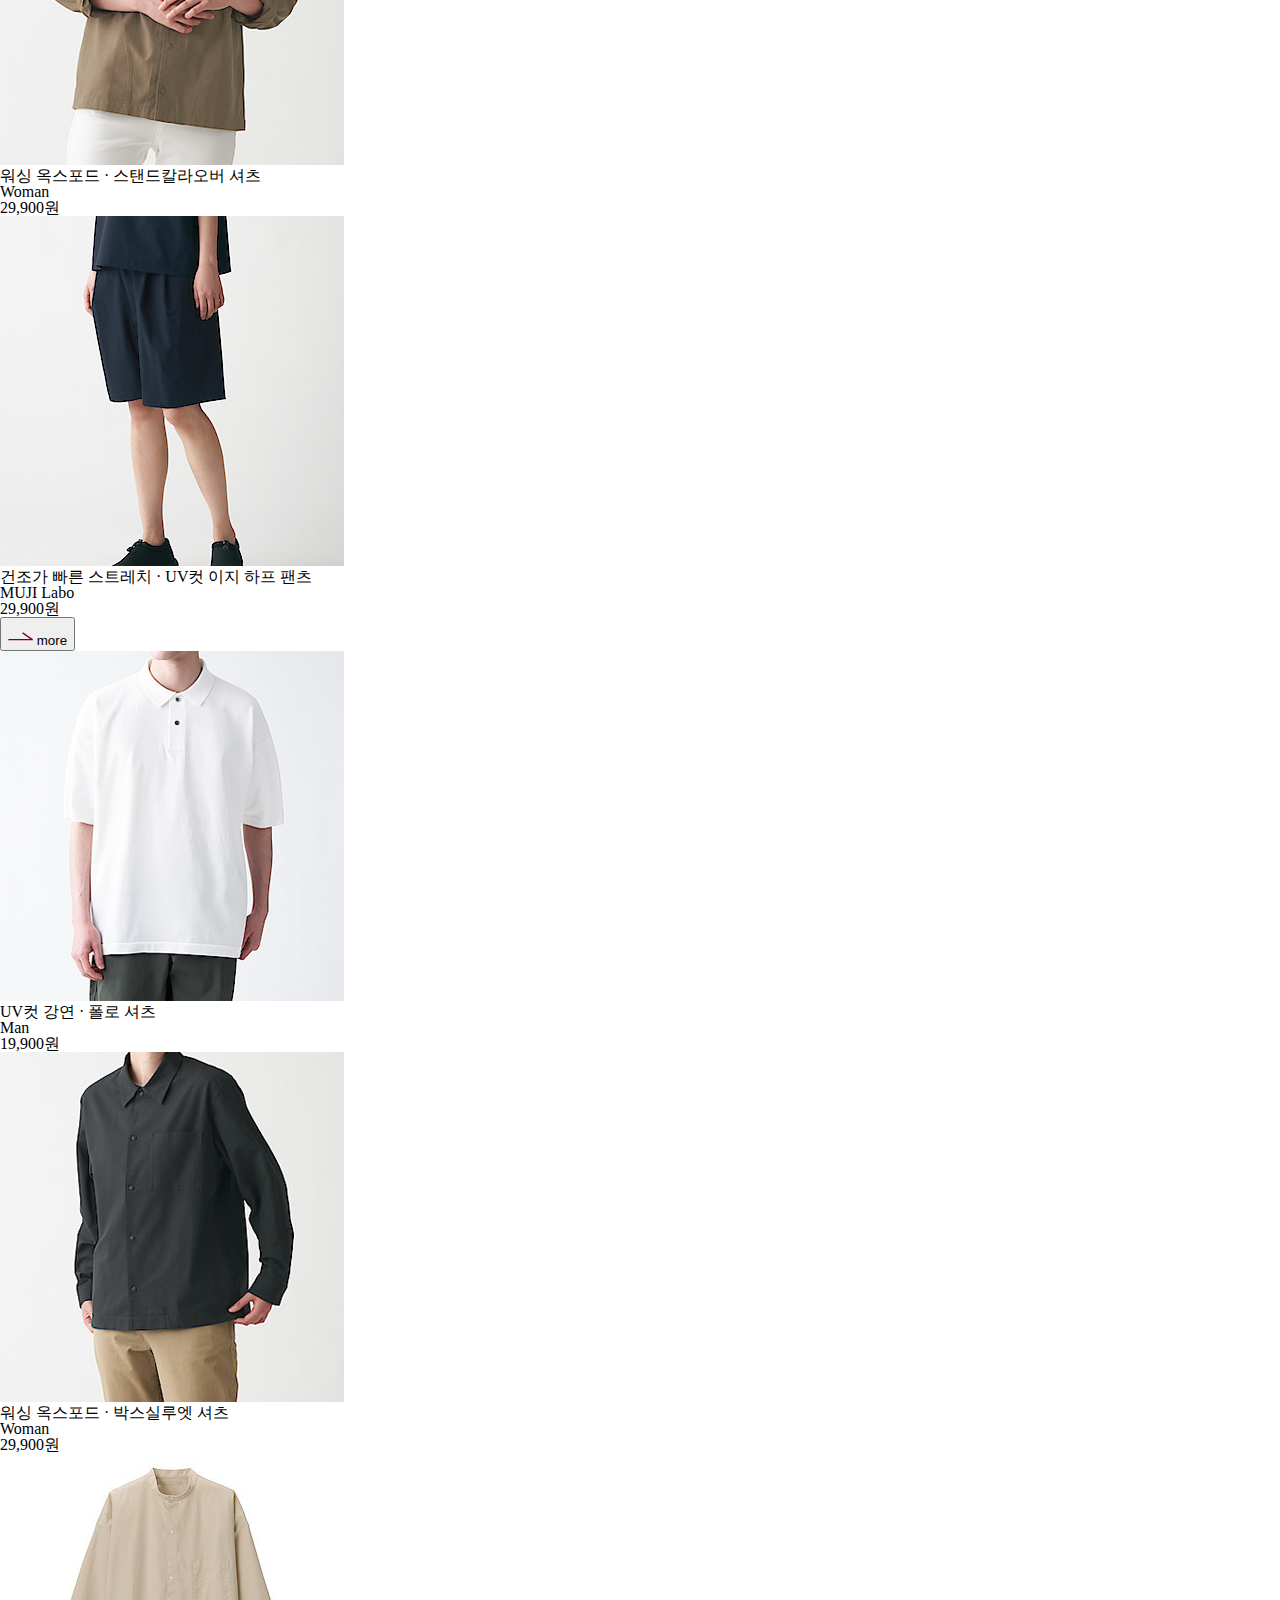
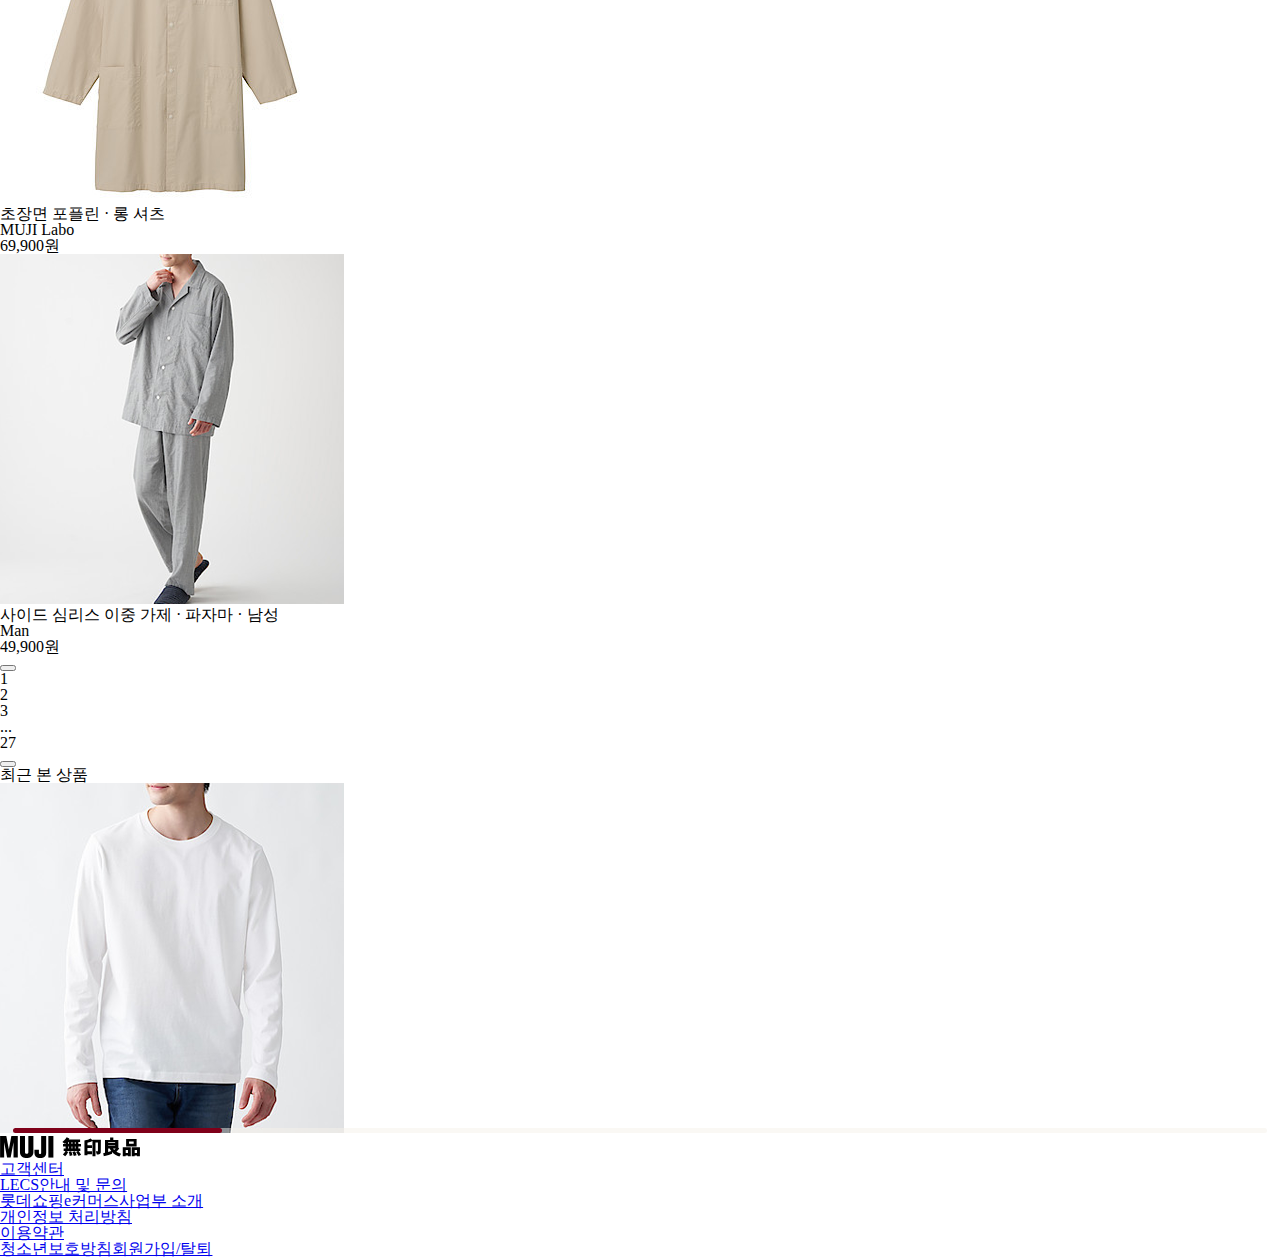
<file: mobile/sub02.html>
<!DOCTYPE html>
<html lang="ko">
<head>
  <meta charset="UTF-8">
  <meta http-equiv="X-UA-Compatible" content="IE=edge">
  <meta name="viewport" content="width=device-width, initial-scale=1.0">
  <title>MUJI Apparel mobile</title>
  <link rel="stylesheet" href="./css/m_style.css">
  <link rel="stylesheet" href="./css/aos.css">
</head>
<body>
  <div class="menu_wrapper">
    <a><img src="./images/icon/menu_x.svg" width="35" alt="menu닫기"></a>
    <div class="menu_wrap">
      <div class="menu_lt">
        <a href="" class="hover-line_b"><p>Login</p></a>
        <a href="" class="hover-line_b"><p>My page</p></a>
        <a href="" class="hover-line_b"><p>Cart</p></a>
        <a href="" class="hover-line_b"><p>Wish list</p></a>
      </div>
      <div class="menu_rt">
        <a href="" class="hover-line_b"><p>Help</p></a>
        <a href="" class="hover-line_b"><p>Return Policy</p></a>
        <a href="" class="hover-line_b"><p>Shipment</p></a>
        <a href="" class="hover-line_b"><p>FAQs</p></a>
        <a href="" class="hover-line_b"><p>Size Chart</p></a>
      </div>
    </div>
  </div>
  <header class="sub2">
    <a href="./index.html" class="logo">
        <img src="./images/icon/logo-muji.svg" width="140" alt="MUJI로고">
    </a>
    <a class="menu">
        <img src="./images/icon/menu.svg" width="35" alt="MUJI로고">
    </a>
</header>
<div class="sub2 main-bg">
  <img src="./images/sub2_main.png" alt="메인이미지">
  <p>Apparel</p>
</div>
<section class="apparel-wrapper wrapper">
  <div class="sort-wrap">
    <select>
      <option selected>All</option>
      <option>MUJI LABO</option>
      <option>남성복</option>
      <option>여성복</option>
      <option>아동복 / 마더니티</option>
      <option>가방 / 신발</option>
      <option>액세서리 / 양말 / 우산</option>
  </select>
  <div class="search">
    <img src="./images/icon/search.svg" width="27" alt="검색">
    <img src="./images/icon/select.svg" width="27" alt="선택">
  </div>
  </div>
  <div class="apparel-wrap">
    <div class="item-wrapper">
      <a href="./sub03.html">
        <div class="item-wrap">
            <div class="img-wrap">
              <img src="./images/sub2_1.png" alt="상품1">
            </div>
            <div class="txt-wrap">
              <h2 class="item">
                인도면 저지 · 크루넥 긴소매 티셔츠
              </h2>
              <h3 class="cost">
                <span>Man</span>
                <p>11,900원</p>
              </h3>
            </div>
          </div>
        </a>
        <div class="item-wrap">
          <div class="img-wrap">
            <img src="./images/sub2_2.png" alt="상품2">
          </div>
          <div class="txt-wrap">
            <h2 class="item">
              가디건
            </h2>
            <h3 class="cost">
              <span>Man</span>
              <p>49,900원</p>
            </h3>
          </div>
        </div>
        <div class="item-wrap">
          <div class="img-wrap">
            <img src="./images/sub2_3.png" alt="상품3">
          </div>
          <div class="txt-wrap">
            <h2 class="item">
              워싱 옥스포드 · 스탠드칼라오버 셔츠
            </h2>
            <h3 class="cost">
              <span>Woman</span>
              <p>29,900원</p>
            </h3>
          </div>
        </div>
        <div class="item-wrap">
          <div class="img-wrap">
            <img src="./images/sub2_4.png" alt="상품4">
          </div>
          <div class="txt-wrap">
            <h2 class="item">
              건조가 빠른 스트레치 · UV컷 이지 하프 팬츠
            </h2>
            <h3 class="cost">
              <span>MUJI Labo</span>
              <p>29,900원</p>
            </h3>
          </div>
        </div>
        <button class="more">
          <img src="./images/icon/cart.svg" width="25" alt="화살표">
          more
        </button>
        <div class="more-wrap">
          <div class="item-wrap">
            <div class="img-wrap">
              <img src="./images/sub2_5.png" alt="상품5">
            </div>
            <div class="txt-wrap">
              <h2 class="item">
                UV컷 강연 · 폴로 셔츠
              </h2>
              <h3 class="cost">
                <span>Man</span>
                <p>19,900원</p>
              </h3>
            </div>
          </div><div class="item-wrap">
            <div class="img-wrap">
              <img src="./images/sub2_6.png" alt="상품6">
            </div>
            <div class="txt-wrap">
              <h2 class="item">
                워싱 옥스포드 · 박스실루엣 셔츠
              </h2>
              <h3 class="cost">
                <span>Woman</span>
                <p>29,900원</p>
              </h3>
            </div>
          </div><div class="item-wrap">
            <div class="img-wrap">
              <img src="./images/sub2_7.png" alt="상품7">
            </div>
            <div class="txt-wrap">
              <h2 class="item">
                초장면 포플린 · 롱 셔츠
              </h2>
              <h3 class="cost">
                <span>MUJI Labo</span>
                <p>69,900원</p>
              </h3>
            </div>
          </div><div class="item-wrap">
            <div class="img-wrap">
              <img src="./images/sub2_8.png" alt="상품8">
            </div>
            <div class="txt-wrap">
              <h2 class="item">
                사이드 심리스 이중 가제 · 파자마 · 남성
              </h2>
              <h3 class="cost">
                <span>Man</span>
                <p>49,900원</p>
              </h3>
            </div>
          </div>
          <div class="page-wrap">
            <button class="past"></button>
            <p>1</p>
            <p>2</p>
            <p>3</p>
            <span>...</span>
            <p>27</p>
            <button class="next"></button>
          </div>
        </div>
    </div>
  </div>
</section>
<section class="last wrapper  ">
  <div class="last-wrapper store-last swiper-container">
    <p class="title">최근 본 상품</p>
    <div class="last-wrap swiper-wrapper">
      <a href="./sub03.html" class="swiper-slide"><img src="./images/sub2_1.png" alt="상품1"></a>
        <a href="#"  class="swiper-slide"><img src="./images/sub2_8.png" alt="상품2"></a>
        <a href="#" class="swiper-slide"><img src="./images/sub2_12.png" alt="상품2"></a>
        <a href="#" class="swiper-slide"><img src="./images/sub2_2.png" alt="상품3"></a>
        <a href="#" class="swiper-slide"><img src="./images/sub2_10.png" alt="상품4"></a>
        <a href="#" class="swiper-slide"><img src="./images/sub2_4.png" alt="상품5"></a>
    </div>
    <div class="swiper-scrollbar"></div>
  </div>
</section>
<footer class="sub2">
  <div class="f-wrap">
      <a href="./index.html" class="logo">
          <img src="./images/icon/logo-muji.svg" width="140" alt="MUJI로고">
      </a>
      <ul class="notice-wrap">
          <li><a href="./sub04.html">고객센터</a></li>
          <li><a href="./sub04.html">LECS안내 및 문의</a></li>
          <li><a href="./sub04.html">롯데쇼핑e커머스사업부 소개</a></li>
          <li><a href="./sub04.html">개인정보 처리방침</a></li>
          <li><a href="./sub04.html">이용약관</a></li>
          <li><a href="./sub04.html">청소년보호방침회원가입/탈퇴</a></li>
        </ul>
  </div>
</footer>
<script src="https://code.jquery.com/jquery-3.6.0.js"></script>
  <script src="./js/index.js"></script>
  <script src="./js/swiper-bundle.min.js"></script>
  <script src="./js/aos.js"></script>
</body>
</html>
</file>
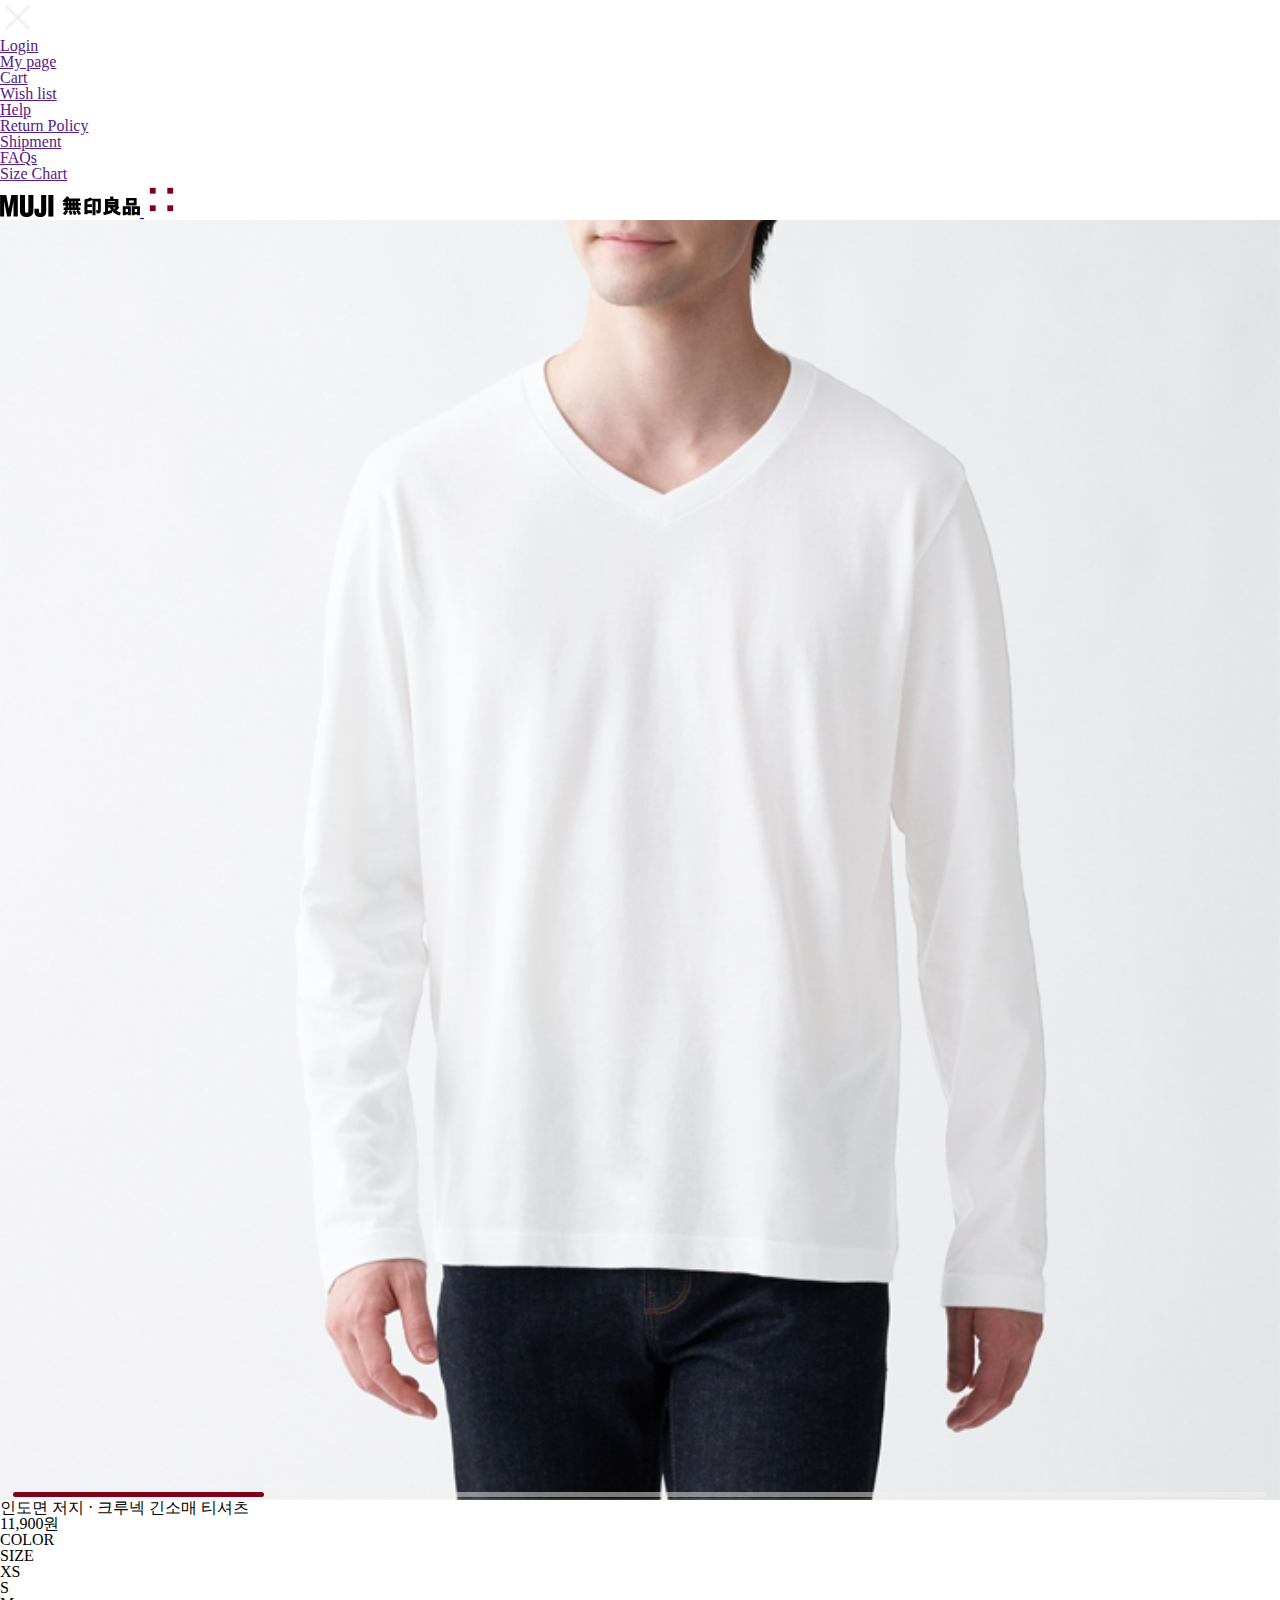
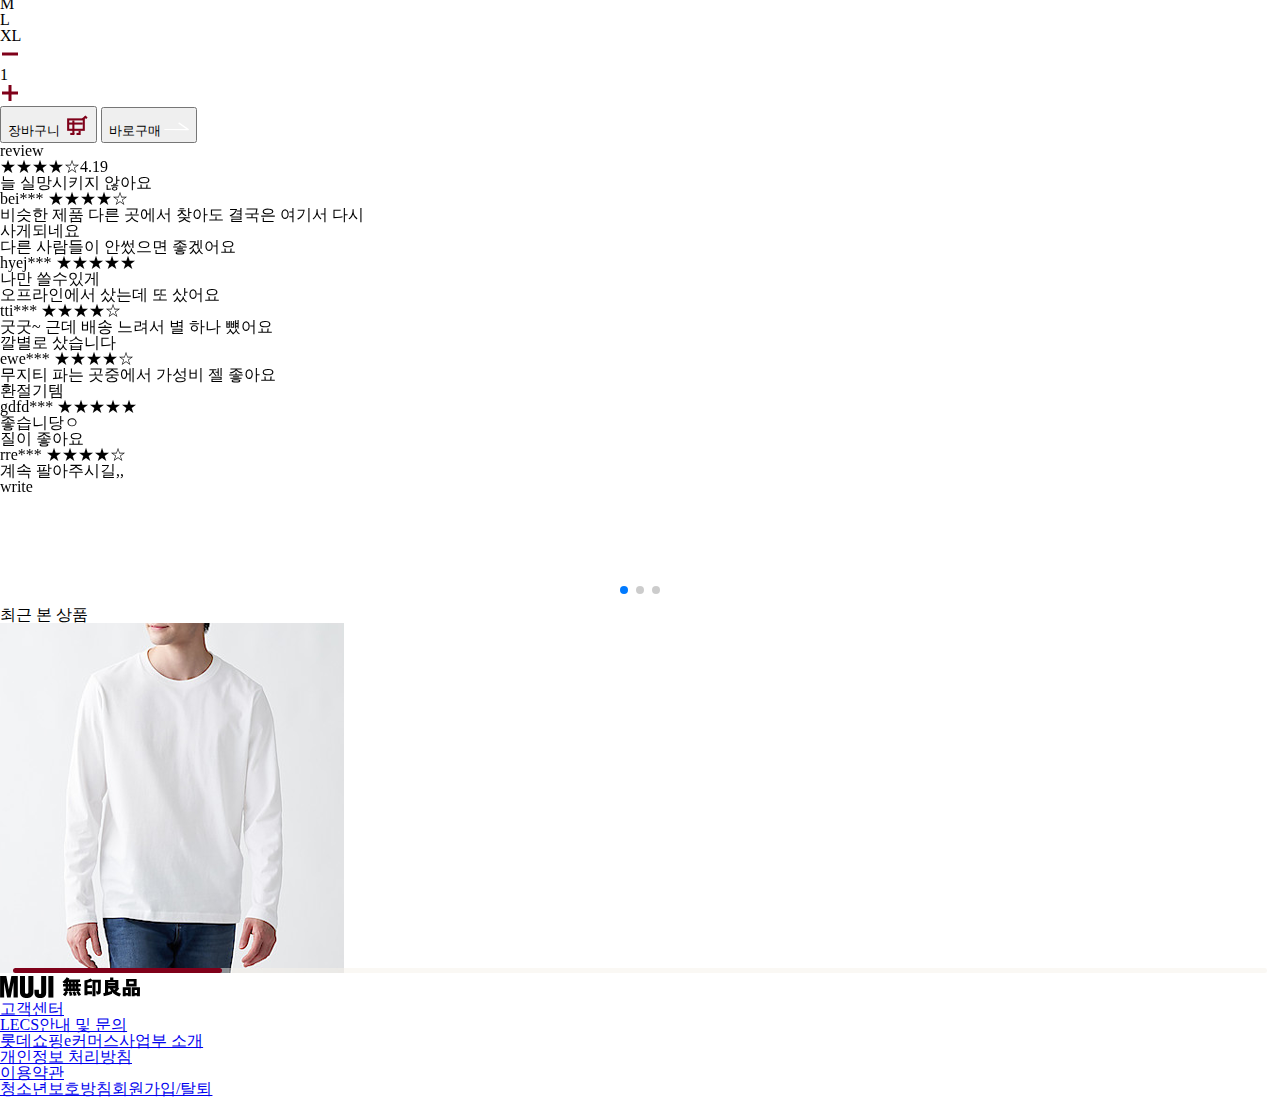
<file: mobile/sub03.html>
<!DOCTYPE html>
<html lang="ko">
<head>
  <meta charset="UTF-8">
  <meta http-equiv="X-UA-Compatible" content="IE=edge">
  <meta name="viewport" content="width=device-width, initial-scale=1.0">
  <title>MUJI detail mobile</title>
  <link rel="stylesheet" href="./css/m_style.css">
    <link rel="stylesheet" href="./css/aos.css">
</head>
<body>
  <div class="menu_wrapper">
    <a><img src="./images/icon/menu_x.svg" width="35" alt="menu닫기"></a>
    <div class="menu_wrap">
      <div class="menu_lt">
        <a href="" class="hover-line_b"><p>Login</p></a>
        <a href="" class="hover-line_b"><p>My page</p></a>
        <a href="" class="hover-line_b"><p>Cart</p></a>
        <a href="" class="hover-line_b"><p>Wish list</p></a>
      </div>
      <div class="menu_rt">
        <a href="" class="hover-line_b"><p>Help</p></a>
        <a href="" class="hover-line_b"><p>Return Policy</p></a>
        <a href="" class="hover-line_b"><p>Shipment</p></a>
        <a href="" class="hover-line_b"><p>FAQs</p></a>
        <a href="" class="hover-line_b"><p>Size Chart</p></a>
      </div>
    </div>
  </div>
  <header class="sub3">
    <a href="./index.html" class="logo">
        <img src="./images/icon/logo-muji.svg" width="140" alt="MUJI로고">
    </a>
    <a class="menu">
        <img src="./images/icon/menu.svg" width="35" alt="MUJI로고">
    </a>
  </header>
  <section class="prd-wrapper wrapper">
    <div class="prd store-last swiper-container">
      <div class="img-wrap swiper-wrapper">
        <img src="./images/sub3_1.png"  class="swiper-slide" alt="상품사진1">
        <img src="./images/sub3_2_.png" class="swiper-slide" alt="상품사진2">
        <img src="./images/sub3_3_.png" class="swiper-slide" alt="상품사진3">
        <img src="./images/sub3_4_.png" class="swiper-slide" alt="상품사진4">
        <img src="./images/sub3_5_.png" class="swiper-slide" alt="상품사진5">
      </div>
     <div class="swiper-scrollbar"></div>
    </div>
    <div class="prd-wrap">
      <h3 class="title">
        인도면 저지 · 크루넥 긴소매 티셔츠
      </h3>
      <p class="cost">11,900원</p>
      <div class="icon">
        <div class="heart"></div> 
        <div class="share"></div> 
       </div>
      <div class="cart-wrapper">
        <div class="color-wrap">
          <p class="title">COLOR</p>
          <div class="color">
            <p></p>
            <p></p>
            <p></p>
            <p></p>
          </div>
        </div>
        <div class="size-wrap">
          <p class="title">SIZE</p>
          <div class="size">
            <p>XS</p>
            <p>S</p>
            <p>M</p>
            <p>L</p>
            <p>XL</p>
          </div>
        </div>
        <div class="cart-wrap">
          <div class="add">
            <div class="minus"><img src="./images/icon/minus.svg" width="20" alt="빼기"></div>
            <p>1</p>
            <div class="plus"><img src="./images/icon/add.svg" width="20" alt="더하기"> </div>
         </div>
         
         <div class="bt-wrap">
           <button class="cart">
             장바구니
             <span>
                 <img src="./images/icon/cart2.svg" width="25" alt="장바구니담기">
             </span>
           </button>
           <button class="buy">
            바로구매
            <span>
                <img src="./images/icon/cart_w.svg" width="25" alt="바로구매하기">
            </span>
          </button>
         </div>
        </div>
      </div>
    </div>
  </section>
  <section class="detail-wrapper main swiper-container">
    <div class="swiper-wrapper">
      <div class="review-wrap swiper-slide">
        <h2 class="title">review </h2>
        <p class="line"></p>
        <h3 class="star">★★★★☆<span>4.19</span></h3>
        <div class="write-wrapper">
          <div class="write-wrap">
            <h3 class="title">늘 실망시키지 않아요</h3>
            <p class="right">
              <span>bei***</span>
              <span>★★★★☆</span>
            </p>
            <p class="review">비슷한 제품 다른 곳에서 찾아도 결국은 여기서 다시 <br> 사게되네요</p>
          </div>
          <div class="write-wrap">
            <h3 class="title">다른 사람들이 안썼으면 좋겠어요</h3>
            <p class="right">
              <span>hyej***</span>
              <span>★★★★★</span>
            </p>
            <p class="review">나만 쓸수있게</p>
          </div>
          <div class="write-wrap">
            <h3 class="title">오프라인에서 샀는데 또 샀어요</h3>
            <p class="right">
              <span>tti***</span>
              <span>★★★★☆</span>
            </p>
            <p class="review">굿굿~ 근데 배송 느려서 별 하나 뻈어요</p>
          </div>
          <div class="write-wrap">
            <h3 class="title">깔별로 샀습니다</h3>
            <p class="right">
              <span>ewe***</span>
              <span>★★★★☆</span>
            </p>
            <p class="review">무지티 파는 곳중에서 가성비 젤 좋아요</p>
          </div>
          <div class="write-wrap">
            <h3 class="title">환절기템</h3>
            <p class="right">
              <span>gdfd***</span>
              <span>★★★★★</span>
            </p>
            <p class="review">좋습니당ㅇ</p>
          </div>
          <div class="write-wrap">
            <h3 class="title">질이 좋아요</h3>
            <p class="right">
              <span>rre***</span>
              <span>★★★★☆</span>
            </p>
            <p class="review">계속 팔아주시길,,</p>
          </div>
        </div>
        <div class="write-bt">write</div>
      </div>
      <div class="detail-wrap swiper-slide">
        <h2 class="title">detail </h2>
        <p class="line"></p>
        <div class="write-wrapper">
          <ul>
            <li><span>제품 정보</span>목둘레의 사양에 신경 쓴 착용</li>
            <li><span></span>감 좋고 튼튼한 티셔츠입니다.</li>
            <li><span></span>오가닉 코튼을 사용했습니다.</li>
            <li><span>제품소재</span>인도면 저지 · 본체:면100%, </li>
            <li><span></span>리브부분:면78%+폴리에스터</li>
            <li><span></span>22%</li>
            <li><span>색상</span>상단참조</li>
            <li><span>치수</span>하단참조</li>
            <li><span>제조국ㆍ지역</span>베트남</li>
            <li><span>세탁 및 취급</span>짙은 색상 제품은 사용 중 마찰  </li>
            <li><span></span>이나 젖은 상태에서의 접촉으</li>
            <li><span></span>로 이염될 수 있습니다.세탁할</li>
            <li><span></span>때는 단독 세탁하여 주시기 바</li>
            <li><span></span>랍니다.</li>
            <li><span>제조연월</span>2020년 3월</li>
            <li><span>품질보증기준</span>관련법 및 소비자분쟁해결 기</li>
            <li><span></span>준에 따름</li>
            <li><span>수입자(수입업체명)</span>무인양품㈜</li>
            <li><span>고객센터 전화번호</span>1577-2892</li>
            <li><span>KC 인증 필 유무</span>대상아님</li>
            <li><span>사이즈</span> <br>
                <table>
                  <thead>
                    <tr>
                      <th>구분</th><th>기장</th><th>어깨폭</th><th>가슴둘레</th><th>밑단폭</th><th>소매</th>
                    </tr>
                  </thead>
                  <tbody>
                    <tr>
                      <td class="size">XS</td><td>65cm</td><td>38cm</td><td>94cm</td><td>46cm</td><td>61cm</td>
                    </tr>
                    <tr>
                      <td class="size">S</td><td>65cm</td><td>40cm</td><td>98cm</td><td>48cm</td><td>61cm</td>
                    </tr>
                    <tr>
                      <td class="size">M</td><td>67cm</td><td>42cm</td><td>102cm</td><td>50cm</td><td>62cm</td>
                    </tr>
                    <tr>
                      <td class="size">L</td><td>69cm</td><td>44cm</td><td>106cm</td><td>52cm</td><td>63cm</td>
                    </tr>
                    <tr>
                      <td class="size">XL</td><td>72cm</td><td>46cm</td><td>114cm</td><td>56cm</td><td>64cm</td>
                    </tr>
                    <tr>
                      <td class="size">XXL</td><td>74cm</td><td>48cm</td><td>122cm</td><td>60cm</td><td>64cm</td>
                    </tr>
                  </tbody>
                </table>
            </li>
          </ul>
        </div>
      </div>
      <div class="gna-wrap swiper-slide">
        <h2 class="title">Q&A </h2>
        <p class="line"></p>
        <div class="write-wrapper">
          <div class="write-wrap">
            <h3 class="title">배송하다가 사고가 난건지 너무 안오네요</h3>
            <p class="right">
              <span>min***</span>
              <span>21.08.28</span>
            </p>
            <p class="review">└ 비밀글입니다.</p>
          </div>
          <div class="write-wrap">
            <h3 class="title">교환 문의드려요</h3>
            <p class="right">
              <span>we***</span>
              <span>21.07.23</span>
            </p>
            <p class="review">└ 비밀글입니다.</p>
          </div>
          <div class="write-wrap">
            <h3 class="title">키가 155인데</h3>
            <p class="right">
              <span>bei***</span>
              <span>21.07.12</span>
            </p>
            <p class="review">└ 비밀글입니다.</p>
          </div>
          <div class="write-wrap">
            <h3 class="title">주소 변경하고 싶습니다.</h3>
            <p class="right">
              <span>js***</span>
              <span>21.07.03</span>
            </p>
            <p class="review">└ 비밀글입니다.</p>
          </div>
          <div class="write-wrap">
            <h3 class="title">27일안에 받을 수 있을까요</h3>
            <p class="right">
              <span>hye***</span>
              <span>21.06.21</span>
            </p>
            <p class="review">└ 비밀글입니다.</p>
          </div>
          <div class="write-wrap">
            <h3 class="title">파란색 언제 재입고되나요</h3>
            <p class="right">
              <span>allw***</span>
              <span>21.06.13</span>
            </p>
            <p class="review">└ 비밀글입니다.</p>
          </div>
        </div>
        <div class="write-bt">write</div>
      </div>
    </div>
    <div class="swiper-pagination"></div>
  </section>
  <section class="last wrapper sub3">
    <div class="last-wrapper store-last swiper-container">
      <p class="title">최근 본 상품</p>
      <div class="last-wrap swiper-wrapper">
        <a href="./sub03.html" class="swiper-slide"><img src="./images/sub2_1.png" alt="상품1"></a>
        <a href="#"  class="swiper-slide"><img src="./images/sub2_8.png" alt="상품2"></a>
        <a href="#" class="swiper-slide"><img src="./images/sub2_12.png" alt="상품2"></a>
        <a href="#" class="swiper-slide"><img src="./images/sub2_2.png" alt="상품3"></a>
        <a href="#" class="swiper-slide"><img src="./images/sub2_10.png" alt="상품4"></a>
        <a href="#" class="swiper-slide"><img src="./images/sub2_4.png" alt="상품5"></a>
      </div>
      <div class="swiper-scrollbar"></div>
    </div>
  </section>
  <footer class="sub3">
    <div class="f-wrap">
        <a href="./index.html" class="logo">
            <img src="./images/icon/logo-muji.svg" width="140" alt="MUJI로고">
        </a>
        <ul class="notice-wrap">
          <li><a href="./sub04.html">고객센터</a></li>
          <li><a href="./sub04.html">LECS안내 및 문의</a></li>
          <li><a href="./sub04.html">롯데쇼핑e커머스사업부 소개</a></li>
          <li><a href="./sub04.html">개인정보 처리방침</a></li>
          <li><a href="./sub04.html">이용약관</a></li>
          <li><a href="./sub04.html">청소년보호방침회원가입/탈퇴</a></li>
          </ul>
    </div>
  </footer>
  <script src="https://code.jquery.com/jquery-3.6.0.js"></script>
  <script src="./js/index.js"></script>
    <script src="./js/swiper-bundle.min.js"></script>
    <script src="./js/aos.js"></script>
</body>
</html>
</file>
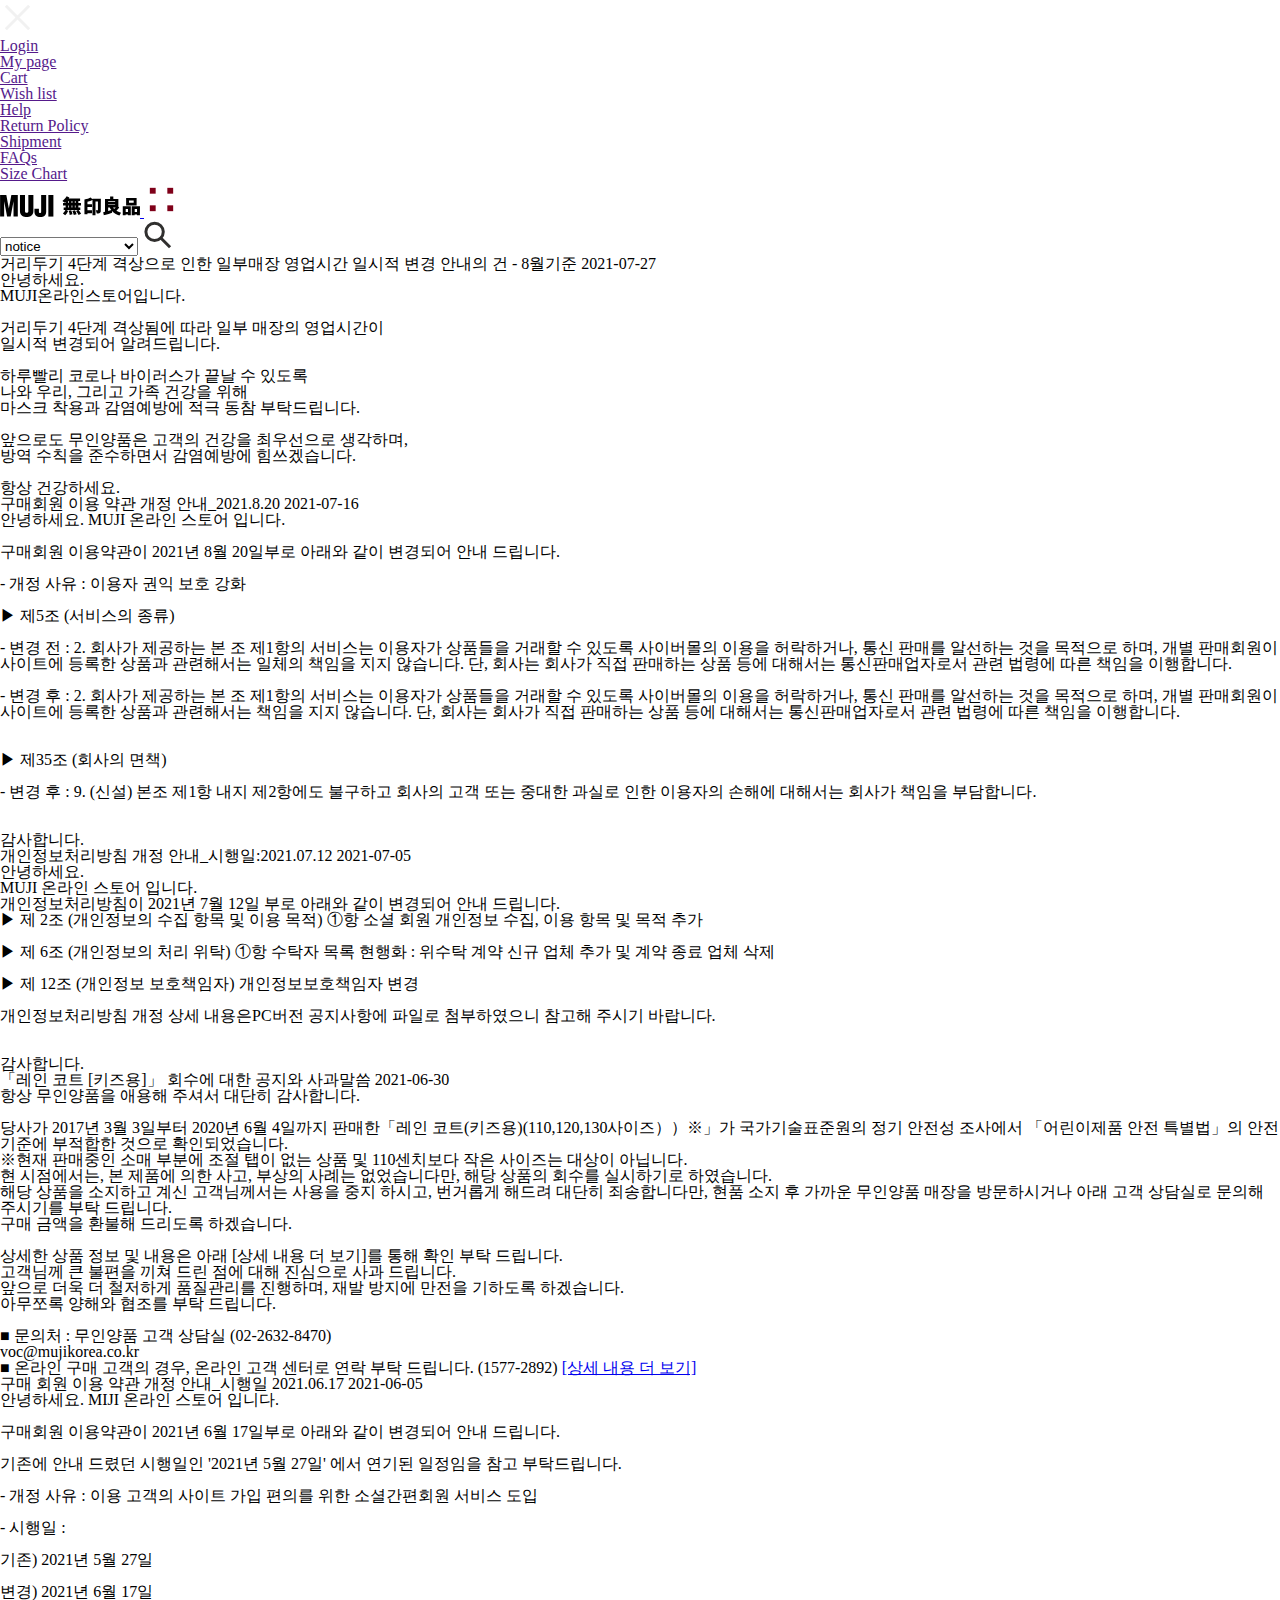
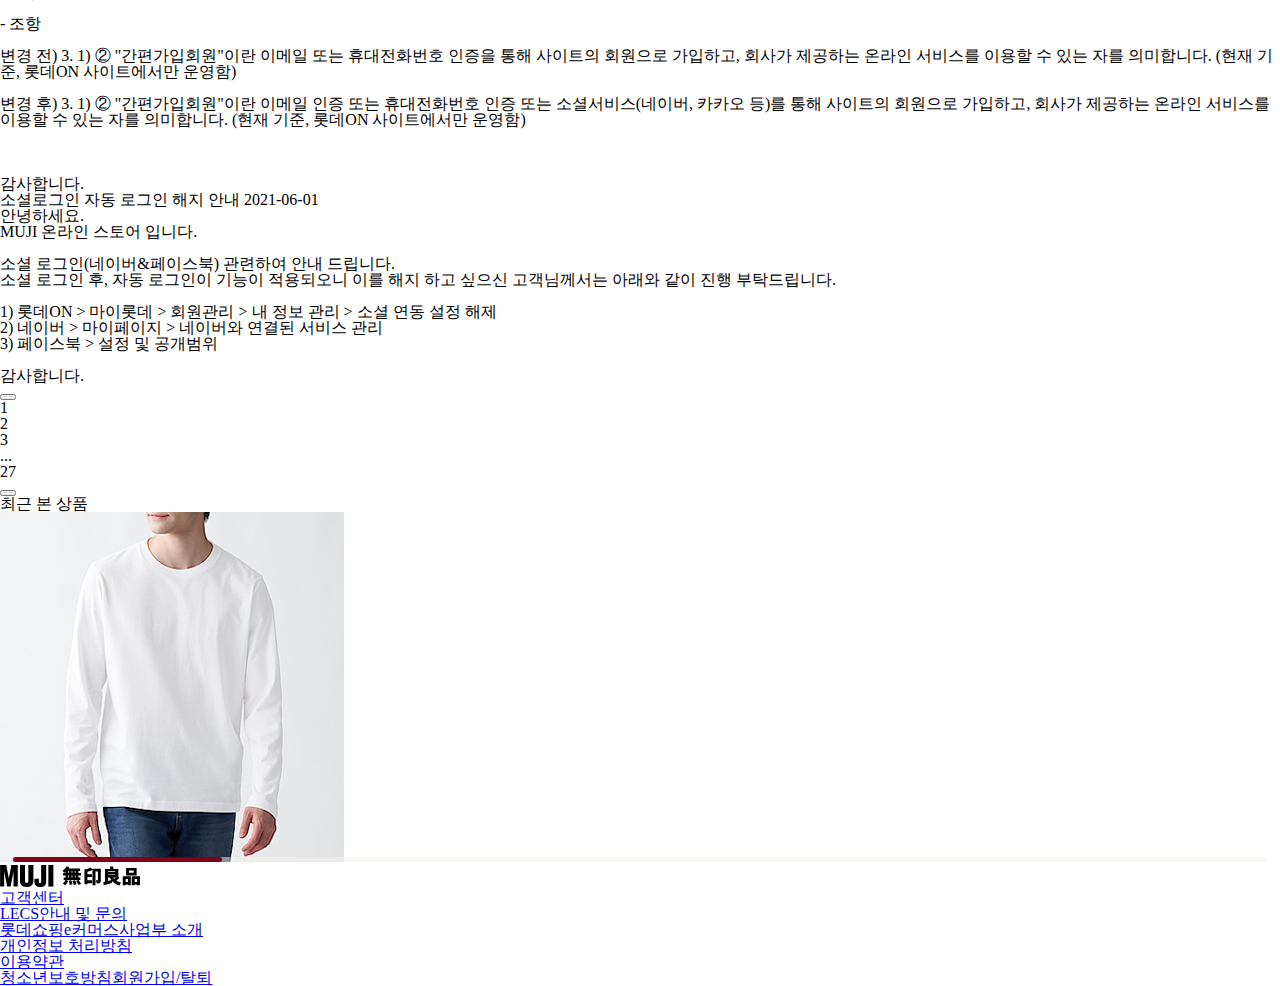
<file: mobile/sub04.html>
<!DOCTYPE html>
<html lang="ko">
<head>
  <meta charset="UTF-8">
  <meta http-equiv="X-UA-Compatible" content="IE=edge">
  <meta name="viewport" content="width=device-width, initial-scale=1.0">
  <title>MUJI notice</title>
  <link rel="stylesheet" href="./css/m_style.css">
    <link rel="stylesheet" href="./css/aos.css">
</head>
<body>
  <div class="menu_wrapper">
    <a><img src="./images/icon/menu_x.svg" width="35" alt="menu닫기"></a>
    <div class="menu_wrap">
      <div class="menu_lt">
        <a href="" class="hover-line_b"><p>Login</p></a>
        <a href="" class="hover-line_b"><p>My page</p></a>
        <a href="" class="hover-line_b"><p>Cart</p></a>
        <a href="" class="hover-line_b"><p>Wish list</p></a>
      </div>
      <div class="menu_rt">
        <a href="" class="hover-line_b"><p>Help</p></a>
        <a href="" class="hover-line_b"><p>Return Policy</p></a>
        <a href="" class="hover-line_b"><p>Shipment</p></a>
        <a href="" class="hover-line_b"><p>FAQs</p></a>
        <a href="" class="hover-line_b"><p>Size Chart</p></a>
      </div>
    </div>
  </div>
  <header class="sub3">
    <a href="./index.html" class="logo">
        <img src="./images/icon/logo-muji.svg" width="140" alt="MUJI로고">
    </a>
    <a class="menu">
        <img src="./images/icon/menu.svg" width="35" alt="MUJI로고">
    </a>
  </header>
  <section class="notice-wrapper">
    <div class="sort-wrap">
      <select>
        <option selected>notice</option>
        <option>자주 묻는 질문</option>
        <option>교환 및 환불 정책</option>
        <option>비회원 주문 및 조회</option>
    </select>
      <img src="./images/icon/search_b.svg" width="30" alt="검색">
    </div>
    <div class="notice-wrap">
      <div class="notice">
        <h3 class="title active">거리두기 4단계 격상으로 인한 일부매장 영업시간 일시적 변경 안내의 건 - 8월기준
          <span>2021-07-27</span>
        </h3>
        <p class="notice active">
          안녕하세요. <br>
MUJI온라인스토어입니다. <br>
<br>
거리두기 4단계 격상됨에 따라 일부 매장의 영업시간이<br>
일시적 변경되어 알려드립니다.<br>
<br>
하루빨리 코로나 바이러스가 끝날 수 있도록<br>
나와 우리, 그리고 가족 건강을 위해<br>
마스크 착용과 감염예방에 적극 동참 부탁드립니다.<br>
<br>
앞으로도 무인양품은 고객의 건강을 최우선으로 생각하며,<br>
방역 수칙을 준수하면서 감염예방에 힘쓰겠습니다.<br>
<br>
항상 건강하세요.
        </p>
      </div>
      <div class="notice">
        <h3 class="title ">구매회원 이용 약관 개정 안내_2021.8.20
          <span>2021-07-16</span>
        </h3>
        <p class="notice">
          안녕하세요. MUJI 온라인 스토어 입니다.<br>
<br>
구매회원 이용약관이 2021년 8월 20일부로 아래와 같이 변경되어 안내 드립니다.<br>
<br>
- 개정 사유 : 이용자 권익 보호 강화<br>
<br>
▶ 제5조 (서비스의 종류)<br>
<br>
- 변경 전 : 2. 회사가 제공하는 본 조 제1항의 서비스는 이용자가 상품들을 거래할 수 있도록 사이버몰의 이용을 허락하거나, 통신 판매를 알선하는 것을 목적으로 하며, 개별 판매회원이 사이트에 등록한 상품과 관련해서는 일체의 책임을 지지 않습니다. 단, 회사는 회사가 직접 판매하는 상품 등에 대해서는 통신판매업자로서 관련 법령에 따른 책임을 이행합니다.<br>
<br>
- 변경 후 : 2. 회사가 제공하는 본 조 제1항의 서비스는 이용자가 상품들을 거래할 수 있도록 사이버몰의 이용을 허락하거나, 통신 판매를 알선하는 것을 목적으로 하며, 개별 판매회원이 사이트에 등록한 상품과 관련해서는 책임을 지지 않습니다. 단, 회사는 회사가 직접 판매하는 상품 등에 대해서는 통신판매업자로서 관련 법령에 따른 책임을 이행합니다.<br>
<br>
<br>
▶ 제35조 (회사의 면책)<br>
<br>
- 변경 후 : 9. (신설) 본조 제1항 내지 제2항에도 불구하고 회사의 고객 또는 중대한 과실로 인한 이용자의 손해에 대해서는 회사가 책임을 부담합니다. <br>
<br>
<br>
감사합니다.  
      </div>
      <div class="notice">
        <h3 class="title ">개인정보처리방침 개정 안내_시행일:2021.07.12
          <span>2021-07-05</span>
        </h3>
        <p class="notice">
          안녕하세요. <br>
MUJI 온라인 스토어 입니다.<br>

개인정보처리방침이 2021년 7월 12일 부로 아래와 같이 변경되어 안내 드립니다. <br> 
▶ 제 2조 (개인정보의 수집 항목 및 이용 목적) ①항 소셜 회원 개인정보 수집, 이용 항목 및 목적 추가  <br>
<br>
▶ 제 6조 (개인정보의 처리 위탁) ①항 수탁자 목록 현행화 : 위수탁 계약 신규 업체 추가 및 계약 종료 업체 삭제  <br>
<br>
▶ 제 12조 (개인정보 보호책임자) 개인정보보호책임자 변경  <br>
<br>
개인정보처리방침 개정 상세 내용은PC버전 공지사항에 파일로 첨부하였으니 참고해 주시기 바랍니다.  <br>
<br>
<br> 
감사합니다.
        </p>
      </div>
      <div class="notice">
        <h3 class="title ">「레인 코트 [키즈용]」 회수에 대한 공지와 사과말씀
          <span>2021-06-30</span>
        </h3>
        <p class="notice">
          항상 무인양품을 애용해 주셔서 대단히 감사합니다. <br>
          <br>
당사가 2017년 3월 3일부터 2020년 6월 4일까지 판매한「레인 코트(키즈용)(110,120,130사이즈））※」가 국가기술표준원의 정기 안전성 조사에서 「어린이제품 안전 특별법」의 안전기준에 부적합한 것으로 확인되었습니다. <br>
※현재 판매중인 소매 부분에 조절 탭이 없는 상품 및 110센치보다 작은 사이즈는 대상이 아닙니다. <br>
현 시점에서는, 본 제품에 의한 사고, 부상의 사례는 없었습니다만, 해당 상품의 회수를 실시하기로 하였습니다. <br>
해당 상품을 소지하고 계신 고객님께서는 사용을 중지 하시고, 번거롭게 해드려 대단히 죄송합니다만, 현품 소지 후 가까운 무인양품 매장을 방문하시거나 아래 고객 상담실로 문의해 주시기를 부탁 드립니다. <br>
구매 금액을 환불해 드리도록 하겠습니다. <br>
<br>
상세한 상품 정보 및 내용은 아래 [상세 내용 더 보기]를 통해 확인 부탁 드립니다. <br>
고객님께 큰 불편을 끼쳐 드린 점에 대해 진심으로 사과 드립니다. <br>
앞으로 더욱 더 철저하게 품질관리를 진행하며, 재발 방지에 만전을 기하도록 하겠습니다.  <br>아무쪼록 양해와 협조를 부탁 드립니다. <br>
<br>     
■ 문의처 : 무인양품 고객 상담실 (02-2632-8470) <br>
voc@mujikorea.co.kr <br>
■ 온라인 구매 고객의 경우, 온라인 고객 센터로 연락 부탁 드립니다. (1577-2892) 
<a href="#">[상세 내용 더 보기]</a> 

        </p>
      </div>
      <div class="notice">
        <h3 class="title ">구매 회원 이용 약관 개정 안내_시행일 2021.06.17
          <span>2021-06-05</span>
        </h3>
        <p class="notice">
안녕하세요. MIJI 온라인 스토어 입니다.   <br>
<br>
구매회원 이용약관이 2021년 6월 17일부로 아래와 같이 변경되어 안내 드립니다. <br>
<br>
기존에 안내 드렸던 시행일인 '2021년 5월 27일' 에서 연기된 일정임을 참고 부탁드립니다. <br>


<br>
- 개정 사유 : 이용 고객의 사이트 가입 편의를 위한 소셜간편회원 서비스 도입 <br>
<br>
- 시행일 : <br>
<br>
기존) 2021년 5월 27일 <br>
<br>
변경) 2021년 6월 17일 <br>
<br>
- 조항 <br>
<br>
변경 전) 3. 1) ② "간편가입회원"이란 이메일 또는 휴대전화번호 인증을 통해 사이트의 회원으로 가입하고, 회사가 제공하는 온라인 서비스를 이용할 수 있는 자를 의미합니다. (현재 기준, 롯데ON 사이트에서만 운영함)  <br>
<br>
변경 후) 3. 1) ② "간편가입회원"이란 이메일 인증 또는 휴대전화번호 인증 또는 소셜서비스(네이버, 카카오 등)를 통해 사이트의 회원으로 가입하고, 회사가 제공하는 온라인 서비스를 이용할 수 있는 자를 의미합니다. (현재 기준, 롯데ON 사이트에서만 운영함) <br>
<br>
<br>
<br>
감사합니다.
        </p>
      </div>
      <div class="notice">
        <h3 class="title ">소셜로그인 자동 로그인 해지 안내
          <span>2021-06-01</span>
        </h3>
        <p class="notice">
          안녕하세요. <br>
          MUJI 온라인 스토어 입니다.   <br>
           <br>
          소셜 로그인(네이버&페이스북) 관련하여 안내 드립니다. <br>
          소셜 로그인 후, 자동 로그인이 기능이 적용되오니 이를 해지 하고 싶으신 고객님께서는 아래와 같이 진행 부탁드립니다.   <br>
           <br>
          1) 롯데ON > 마이롯데 > 회원관리 > 내 정보 관리 > 소셜 연동 설정 해제 <br>
          2) 네이버 > 마이페이지 > 네이버와 연결된 서비스 관리 <br>
          3) 페이스북 > 설정 및 공개범위   <br>
           <br>
          감사합니다.
        </p>
      </div>
      <div class="page-wrap">
        <button class="past"></button>
        <p>1</p>
        <p>2</p>
        <p>3</p>
        <span>...</span>
        <p>27</p>
        <button class="next"></button>
      </div>
    </div>
  </section>
  <section class="last wrapper sub4">
    <div class="last-wrapper store-last swiper-container">
      <p class="title">최근 본 상품</p>
      <div class="last-wrap swiper-wrapper">
        <a href="./sub03.html" class="swiper-slide"><img src="./images/sub2_1.png" alt="상품1"></a>
        <a href="#"  class="swiper-slide"><img src="./images/sub2_8.png" alt="상품2"></a>
        <a href="#" class="swiper-slide"><img src="./images/sub2_12.png" alt="상품2"></a>
        <a href="#" class="swiper-slide"><img src="./images/sub2_2.png" alt="상품3"></a>
        <a href="#" class="swiper-slide"><img src="./images/sub2_10.png" alt="상품4"></a>
        <a href="#" class="swiper-slide"><img src="./images/sub2_4.png" alt="상품5"></a>
      </div>
      <div class="swiper-scrollbar"></div>
    </div>
  </section>
  <footer class="sub4">
    <div class="f-wrap">
        <a href="./index.html" class="logo">
            <img src="./images/icon/logo-muji.svg" width="140" alt="MUJI로고">
        </a>
        <ul class="notice-wrap">
            <li><a href="#">고객센터</a></li>
            <li><a href="#">LECS안내 및 문의</a></li>
            <li><a href="#">롯데쇼핑e커머스사업부 소개</a></li>
            <li><a href="#">개인정보 처리방침</a></li>
            <li><a href="#">이용약관</a></li>
            <li><a href="#">청소년보호방침회원가입/탈퇴</a></li>
          </ul>
    </div>
  </footer>
  <script src="https://code.jquery.com/jquery-3.6.0.js"></script>
    <script src="./js/swiper-bundle.min.js"></script>
    <script src="./js/index.js"></script>
    <script src="./js/aos.js"></script>
</body>
</html>
</file>
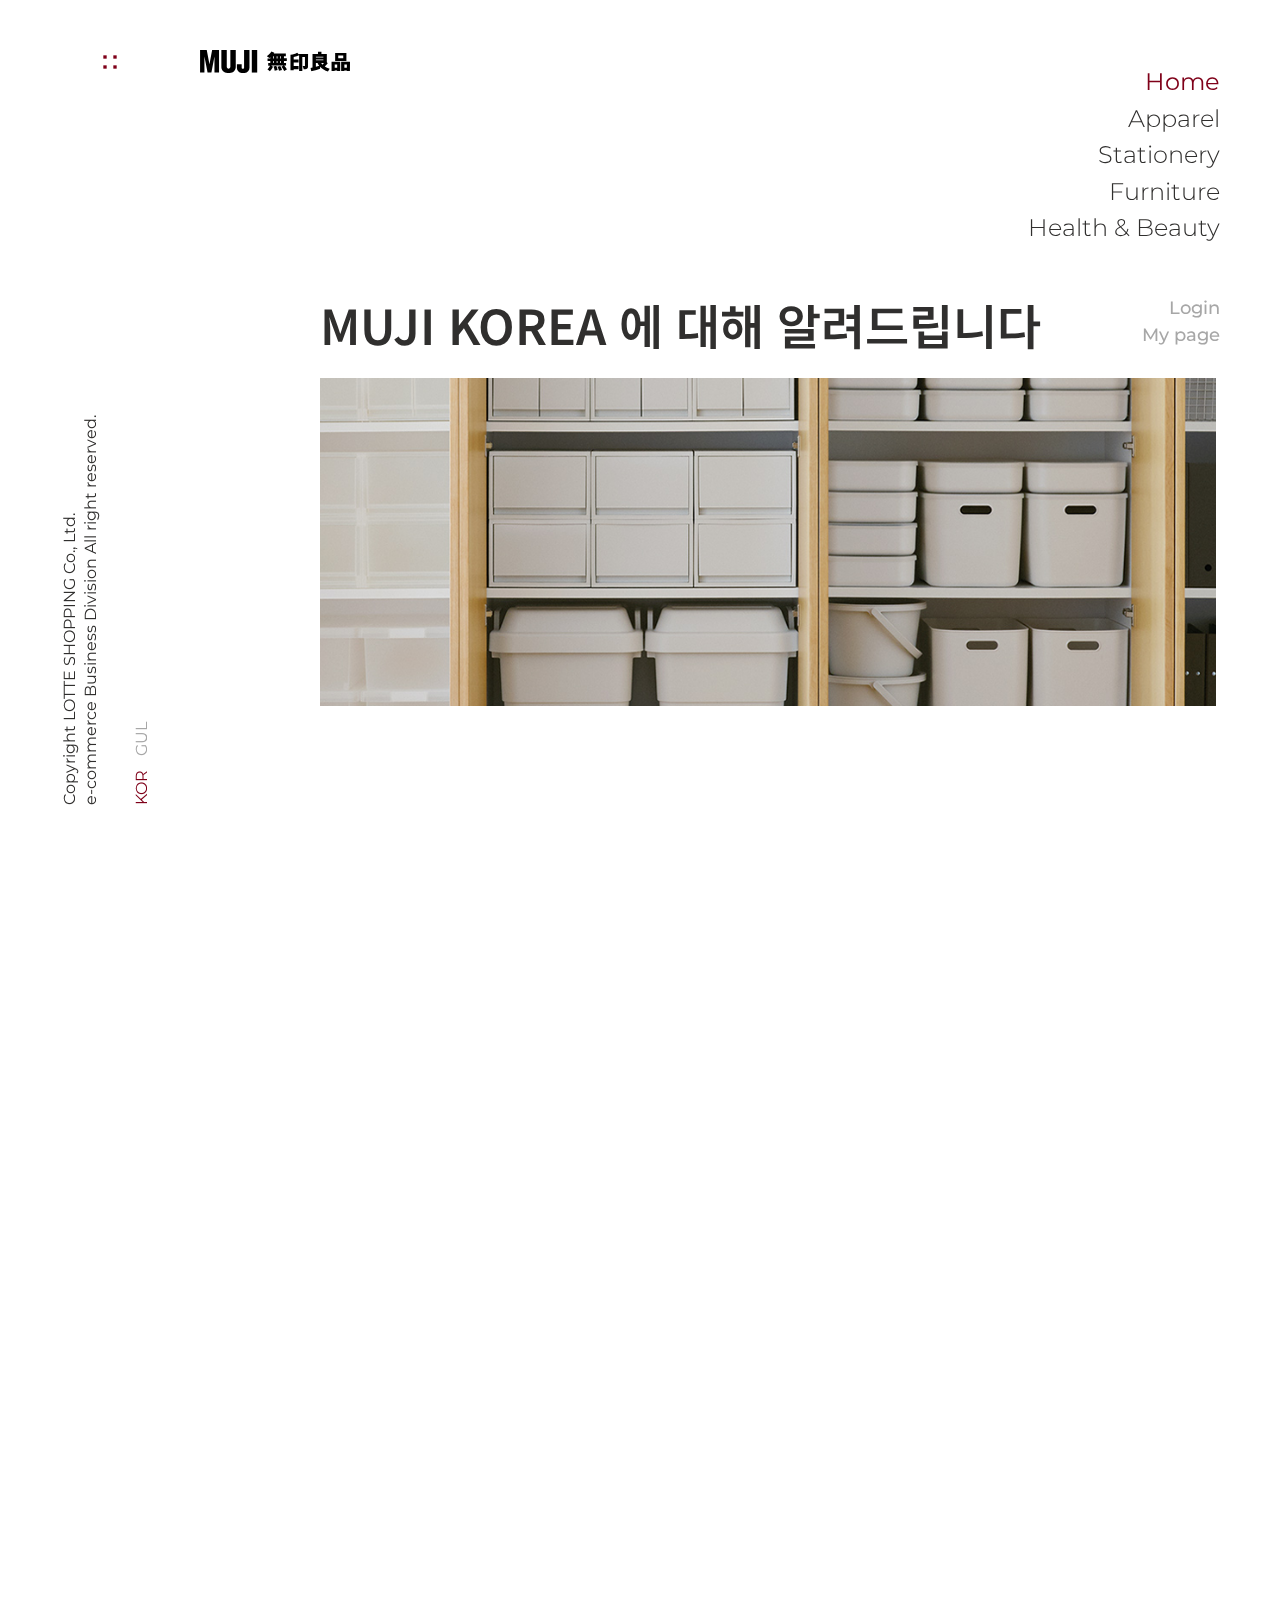
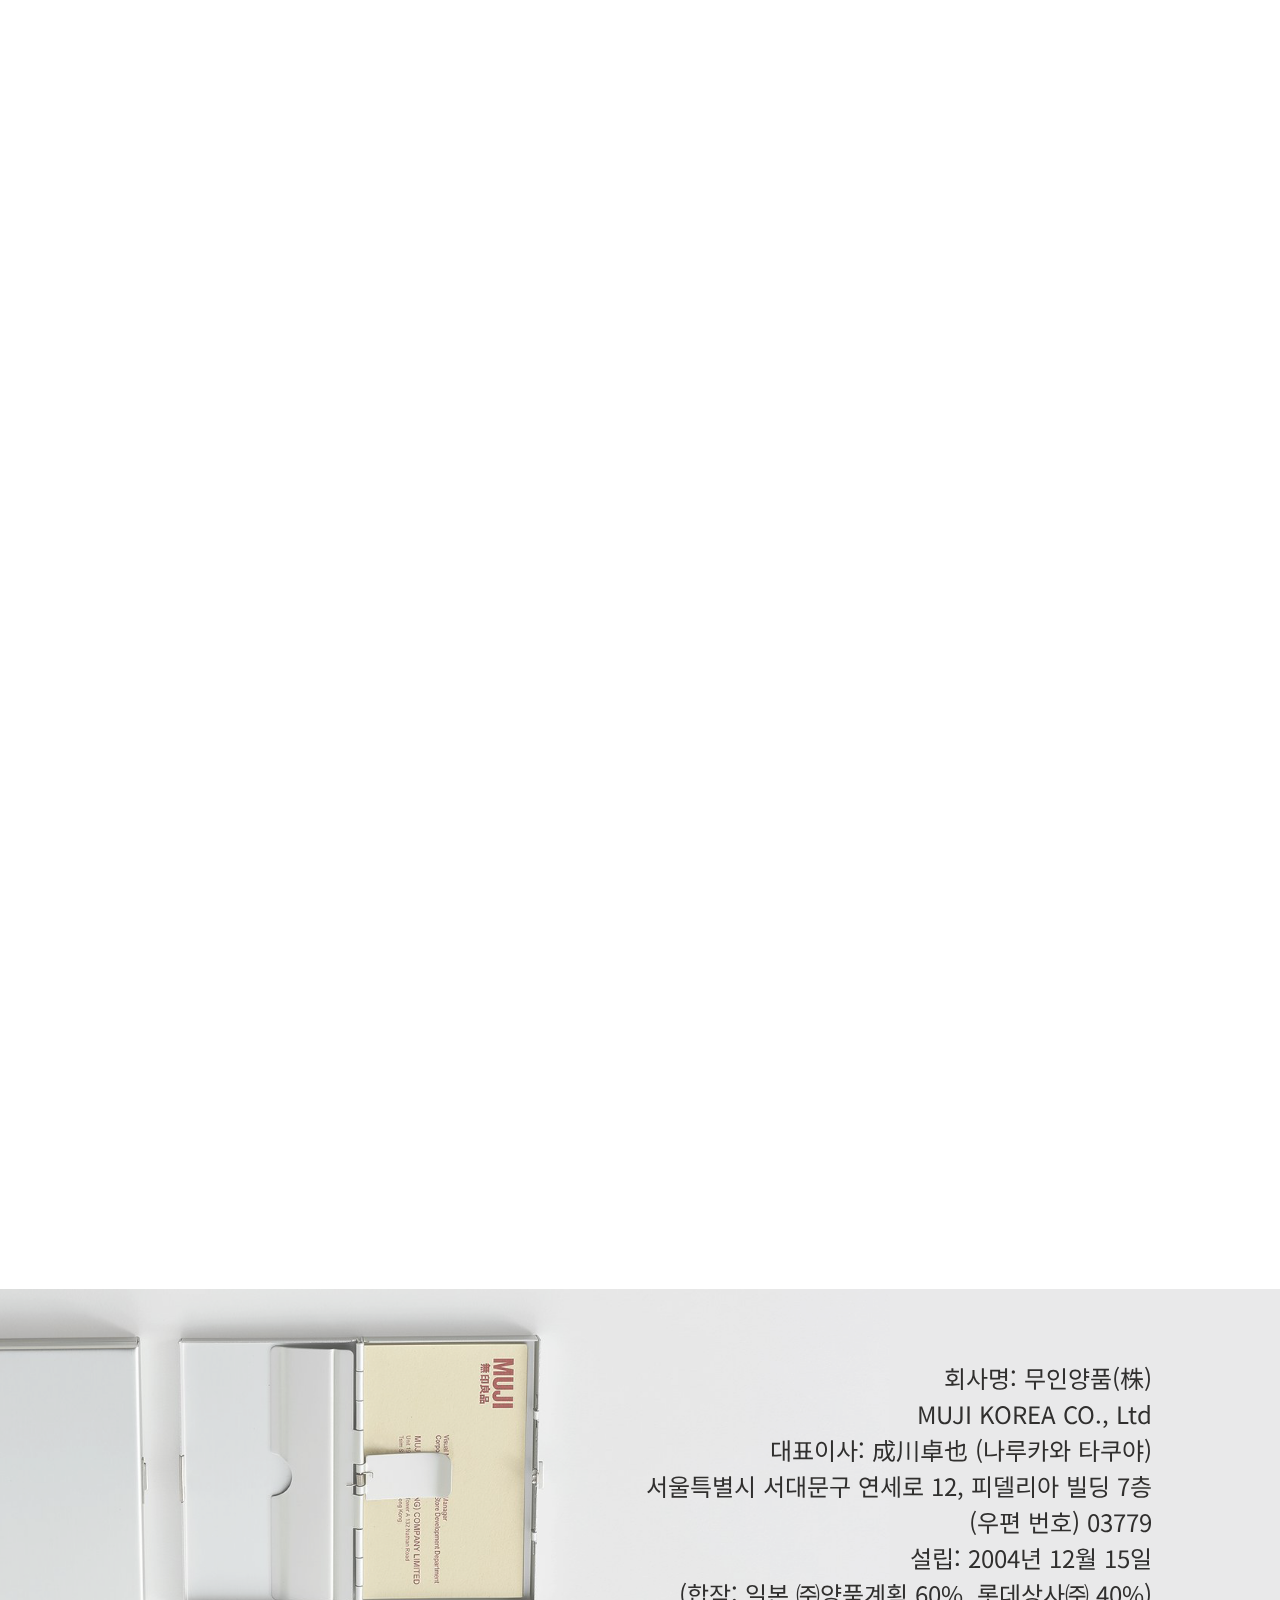
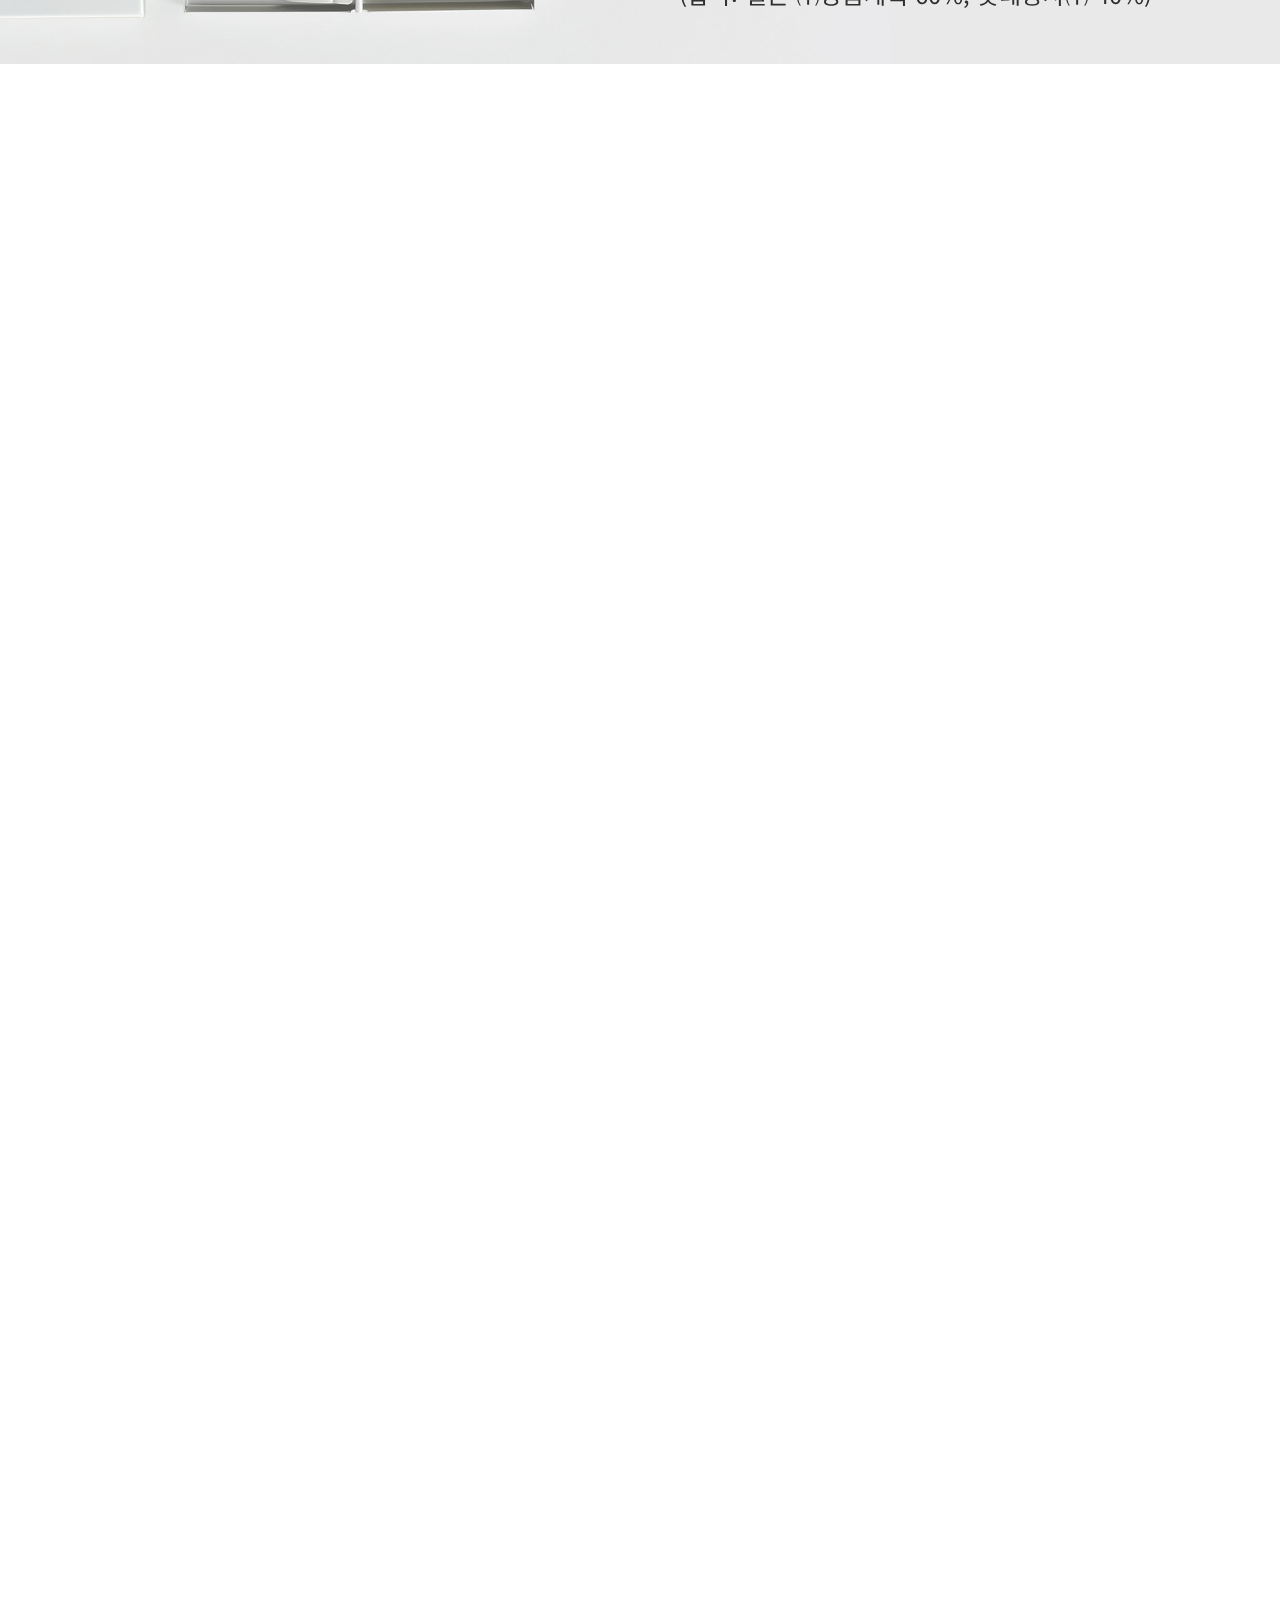
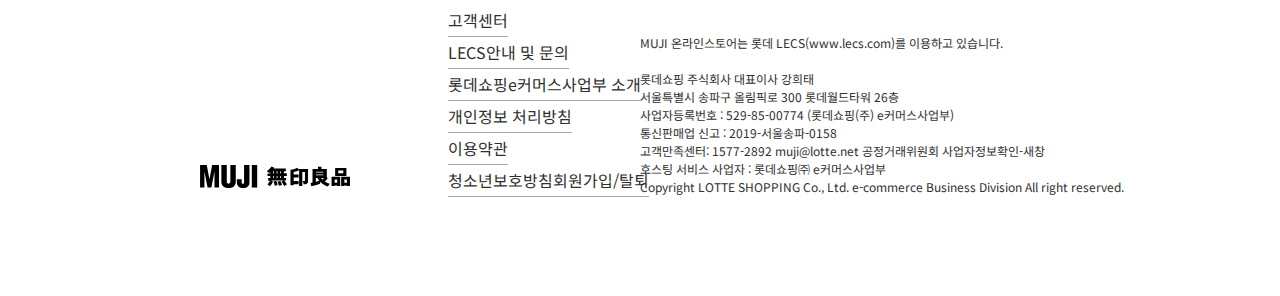
<file: sub/sub_01.html>
<!DOCTYPE html>
<html lang="ko">
<head>
  <meta charset="UTF-8">
  <meta http-equiv="X-UA-Compatible" content="IE=edge">
  <meta name="viewport" content="width=device-width, initial-scale=1.0">
  <title>MUJI about</title>
  <link rel="stylesheet" href="./css/sub_style.css">
  <link rel="stylesheet" href="./css/aos.css" />
  
</head>
<body>
  <div class="menu_wrapper">
    <a><img src="./images/icon/menu_x.svg" width="20" alt="menu닫기"></a>
    <div class="menu_wrap">
      <div class="menu_lt">
        <a href="#" class="hover-line_b"><p>Login</p></a>
        <a href="#" class="hover-line_b"><p>My page</p></a>
        <a href="#" class="hover-line_b"><p>Cart</p></a>
        <a href="#" class="hover-line_b"><p>Wish list</p></a>
      </div>
      <div class="menu_rt">
        <a href="#" class="hover-line_b"><p>Help</p></a>
        <a href="#" class="hover-line_b"><p>Return Policy</p></a>
        <a href="#" class="hover-line_b"><p>Shipment</p></a>
        <a href="#" class="hover-line_b"><p>FAQs</p></a>
        <a href="#" class="hover-line_b"><p>Size Chart</p></a>
      </div>
    </div>
  </div>
  <div class="wrapper main">
    <header>
      <div class="logo_wrap">
        <a onclick="clickMenu()" id="menu-on"><img src="./images/icon/menu.svg" width="20" alt="menu"></a>
          <h1><a href="../index.html"><img src="./images/icon/logo-muji.svg" width="150" alt="muji로고"></a></h1>
      </div>
      <nav>
        <div class="nav_rt">
        <ul class="gnb">
          <li class="on"><a href="../index.html" class="hover-line ">Home</a></li>
          <li><a href="./sub_02.html" class="hover-line ">Apparel</a></li>
          <li><a href="#" class="hover-line ">Stationery</a></li>
          <li><a href="#" class="hover-line ">Furniture</a></li>
          <li><a href="#" class="hover-line ">Health & Beauty</a></li>
        </ul>
        <ul class="sub">
          <li><a href="#">Login</a></li>
          <li><a href="#">My page</a></li>
        </ul>
      </div>
      </nav>
  </header>
  <div class="main_wrap wrapper">
    <div class="copy_rt">
      <p>
        Copyright LOTTE SHOPPING Co., Ltd. 
        <br>
        e-commerce Business Division All right reserved. 
      </p>
      <div class="lang">
        <a href="" class="on hover-line">KOR</a>
        <a href="" class="hover-line">GUL</a>
      </div>
    </div>
      <section class="main-title">
          <h2 class="title" data-aos="flip-up" data-aos-offset="10" 
          data-aos-duration="2500">
            MUJI KOREA 에 대해 알려드립니다
          </h2>
          <div class="img-wrap" data-aos="fade-down"
          data-aos-anchor="#example-anchor" data-aos-offset="5" 
          data-aos-duration="2000">

          </div>
      </section>
    </div>
  </div>
  <section class="wrapper step">
    <div class="bg-wrap" data-aos="fade-right" data-aos-offset="200" 
    data-aos-duration="500">
      <div class="title-wrap">
        <h2 class="title step1" data-aos="fade-right" 
        data-aos-duration="1000" >1. 철저한 생산 과정의 간소화</h2>
        <h2 class="title step2" data-aos="fade-right" 
        data-aos-duration="1500" data-aos-offset="400">2. 소재의 선택 </h2>
        <h2 class="title step3" data-aos="fade-right" 
        data-aos-duration="1500" data-aos-offset="650">3. 포장의 간략화</h2>
      </div>
      <p  data-aos="fade-left" 
      data-aos-duration="2000"></p>
      <div class="img-wrap"></div>
    </div>
  </section>
  <section class="wrapper vision">
    <div class="vision1-wrap" data-aos="fade-up" data-aos-duration="3000">
      <p></p>
      <h2 class="title">
        무인양품은 “이것이 좋다”, <br>
“이것이 아니면 안된다” 라고 하며 <br>
강하게 고객을 유인하는 <br>
상품을 만드는 것이 아닌, <br>
<span>“이래서 좋다” </span> 라고 <br>
고객들에게 이성적인 만족감을 <br>
드리는 것을 목표로 합니다.
      </h2>
    </div>
    <div class="vision2-wrap" >
      <h3 class="title">
        회사명: 무인양품(株) <br>
MUJI KOREA CO., Ltd <br>
대표이사: 成川卓也 (나루카와 타쿠야) <br>
서울특별시 서대문구 연세로 12, 피델리아 빌딩 7층 <br>
(우편 번호) 03779 <br>
설립: 2004년 12월 15일 <br>
(합작: 일본 ㈜양품계획 60%, 롯데상사㈜ 40%)
      </h3>
    </div>
    <div class="img-wrap"></div>
    <div id="img-wrap-s"></div>
  </section>
  <section class="wrapper locator">
    <a href="#" data-aos="fade-up" data-aos-duration="3000">더보기 <img src="../images/icon/more_b.svg" width="18" alt="화살표"> </a>
    <div class="locator-wrapper swiper-container" data-aos="fade-up" data-aos-duration="3000">
     <div class="locator-wrap swiper-wrapper">
       <div class="store-wrap swiper-slide">
         <div class="img-wrap">
         </div>
         <div class="txt-wrap">
           <h2 class="title">
              <a href="#" class="hover-line" >
              MUJI 영플라자점
              <div class="right-wrap">
                <img src="./images/icon/sub1_locator.svg" class="black" width="16" alt="화살표">
                <img src="./images/icon/sub1_locator_w.svg" class="white" width="16" alt="화살표">
              <div>
            </a> 
             </h2>
             <div class="txt-wrap2">
               <p class="address">
                 서울특별시 중구 남대문로 67 롯데백화점 본점 영플라자 5F <br>
                 TEL. 02-2118-5191 <br>
                 <br>
                 영업 시간 <br>
                 월-일 11:30～21:30
               </p>
              </div>
            </div>
            <div class="category">
              <p><a href="#"> Baby</a></p>
             <p><a href="#">Toddler</a></p>
             <p><a href="#">Maternity</a></p>
             <p><a href="#">Kids</a></p>
            </div>
       </div>
       <div class="store-wrap swiper-slide">
         <div class="img-wrap">
         </div>
         <div class="txt-wrap">
           <h2 class="title">
              <a href="#" class="hover-line">
              MUJI  서울역점
              <div class="right-wrap">
                <img src="./images/icon/sub1_locator.svg" class="black" width="16" alt="화살표">
                <img src="./images/icon/sub1_locator_w.svg" class="white" width="16" alt="화살표">
              <div>
            </a> 
             </h2>
             <div class="txt-wrap2">
               <p class="address">
                서울특별시 중구 청파로 426 롯데마트 서울역점 3F <br>
                TEL. 02-365-5321 <br>
                 <br>
                영업 시간 <br>
                월~일 10:00~22:00
               </p>
              </div>
            </div>
            <div class="category">
              <p><a href="#"> Baby</a></p>
             <p><a href="#">Toddler</a></p>
             <p><a href="#">Maternity</a></p>
             <p><a href="#">Kids</a></p>
            </div>
       </div>
       <div class="store-wrap swiper-slide">
         <div class="img-wrap">
         </div>
         <div class="txt-wrap">
           <h2 class="title">
              <a href="#" class="hover-line">
                MUJI  영풍종로점
              <div class="right-wrap">
                <img src="./images/icon/sub1_locator.svg" class="black" width="16" alt="화살표">
                <img src="./images/icon/sub1_locator_w.svg" class="white" width="16" alt="화살표">
              <div>
            </a> 
             </h2>
             <div class="txt-wrap2">
               <p class="address">
                서울특별시 종로구 청계천로 41,영풍빌딩 지하1~2층 <br>
                TEL. 02-399-5710 <br>
                 <br>
                영업 시간 <br>
                월-일 10:00-22:00 <br>
               </p>
              </div>
            </div>
            <div class="category">
              <p><a href="#"> Baby</a></p>
             <p><a href="#">Toddler</a></p>
             <p><a href="#">Maternity</a></p>
             <p><a href="#">Kids</a></p>
            </div>
       </div>
       <div class="store-wrap swiper-slide">
         <div class="img-wrap">
         </div>
         <div class="txt-wrap">
           <h2 class="title">
              <a href="#" class="hover-line">
              MUJI 디큐브시티점
              <div class="right-wrap">
                <img src="./images/icon/sub1_locator.svg" class="black" width="16" alt="화살표">
                <img src="./images/icon/sub1_locator_w.svg" class="white" width="16" alt="화살표">
              <div>
            </a> 
             </h2>
             <div class="txt-wrap2">
               <p class="address">
                 서울특별시 중구 남대문로 67 롯데백화점 본점 영플라자 5F <br>
                 TEL. 02-2118-5191 <br>
                 <br>
                 영업 시간 <br>
                 월-일 11:30～21:30
               </p>
              </div>
            </div>
            <div class="category">
              <p><a href="#"> Baby</a></p>
             <p><a href="#">Toddler</a></p>
             <p><a href="#">Maternity</a></p>
             <p><a href="#">Kids</a></p>
            </div>
       </div>
       <div class="store-wrap swiper-slide">
         <div class="img-wrap">
         </div>
         <div class="txt-wrap">
           <h2 class="title">
              <a href="#" class="hover-line">
                MUJI 롯데월드몰점
              <div class="right-wrap ">
                <img src="./images/icon/sub1_locator.svg" class="black" width="16" alt="화살표">
                <img src="./images/icon/sub1_locator_w.svg" class="white" width="16" alt="화살표">
              <div>
            </a> 
             </h2>
             <div class="txt-wrap2">
               <p class="address">
                서울특별시 송파구 올림픽로 300 롯데월드몰 1F  <br>
                TEL. 02-3213-4171 <br>
                <br>
                영업 시간 <br>
                월-일 10:30~22:00 <br>
               </p>
              </div>
            </div>
            <div class="category">
              <p><a href="#"> Baby</a></p>
             <p><a href="#">Toddler</a></p>
             <p><a href="#">Maternity</a></p>
             <p><a href="#">Kids</a></p>
            </div>
       </div>
       <div class="store-wrap swiper-slide">
         <div class="img-wrap">
         </div>
         <div class="txt-wrap">
           <h2 class="title">
              <a href="#" class="hover-line">
              MUJI 타임스퀘어점
              <div class="right-wrap">
                <img src="./images/icon/sub1_locator.svg" class="black" width="16" alt="화살표">
                <img src="./images/icon/sub1_locator_w.svg" class="white" width="16" alt="화살표">
              <div>
            </a> 
             </h2>
             <div class="txt-wrap2">
               <p class="address">
                서울특별시 영등포구 영중로 15 (영등포동4가, 타임스퀘어) 2F <br>
                TEL. 02-2638-2008 <br>
                <br>
                영업 시간 <br>
                월-일 10:30~22:00
               </p>
              </div>
            </div>
            <div class="category">
              <p><a href="#"> Baby</a></p>
             <p><a href="#">Toddler</a></p>
             <p><a href="#">Maternity</a></p>
             <p><a href="#">Kids</a></p>
            </div>
       </div>
       <div class="store-wrap swiper-slide">
         <div class="img-wrap">
         </div>
         <div class="txt-wrap">
           <h2 class="title">
              <a href="#" class="hover-line">
              MUJI IFC몰점
              <div class="right-wrap">
                <img src="./images/icon/sub1_locator.svg" class="black" width="16" alt="화살표">
                <img src="./images/icon/sub1_locator_w.svg" class="white" width="16" alt="화살표">
              <div>
            </a> 
             </h2>
             <div class="txt-wrap2">
               <p class="address">
                서울특별시 영등포구 국제금융로 10,IFC몰 L1~2층 <br>
                TEL. 02-6137-5187 <br>
 <br>
                영업 시간 <br>
                월-일 10:00~22:00
               </p>
              </div>
            </div>
            <div class="category">
              <p><a href="#"> Baby</a></p>
             <p><a href="#">Toddler</a></p>
             <p><a href="#">Maternity</a></p>
             <p><a href="#">Kids</a></p>
            </div>
       </div>
    </div>
    <br>
    <div class="swiper-scrollbar"></div>
    </div>
  </section>
  <footer class="sub1">
    <div class="footer-wrap">
      <div class="logo-wrap">
       <a href="../index.html">
        <img src="./images/icon/logo-muji.svg" width="150" alt="muji로고">
       </a> 
      </div>
      <ul class="notice-wrap">
        <li><a href="./sub_04.html">고객센터</a></li>
              <li><a href="./sub_04.html">LECS안내 및 문의</a></li>
              <li><a href="./sub_04.html">롯데쇼핑e커머스사업부 소개</a></li>
              <li><a href="./sub_04.html">개인정보 처리방침</a></li>
              <li><a href="./sub_04.html">이용약관</a></li>
              <li><a href="./sub_04.html">청소년보호방침회원가입/탈퇴</a></li>
      </ul>
      <div class="copyright-wrap">
        <p>MUJI 온라인스토어는 롯데 LECS(www.lecs.com)를 이용하고 있습니다.</p>
        <br>
        <p>
          롯데쇼핑 주식회사 대표이사 강희태 <br>
  서울특별시 송파구 올림픽로 300 롯데월드타워 26층 <br>
  사업자등록번호 : 529-85-00774 (롯데쇼핑(주) e커머스사업부) <br>
  통신판매업 신고 : 2019-서울송파-0158
        </p>
        <p>
          고객만족센터: 1577-2892 muji@lotte.net 공정거래위원회 사업자정보확인-새창 <br>
  호스팅 서비스 사업자 : 롯데쇼핑㈜ e커머스사업부 <br>
  Copyright LOTTE SHOPPING Co., Ltd. e-commerce Business Division All right reserved.
        </p>
      </div>
    </div>
  </footer>
  <script src="https://code.jquery.com/jquery-3.6.0.js"></script>
  <script src="./js/index_sub.js"></script>
  <script src="../js/swiper-bundle.min.js"></script>
  <script src="../js/aos.js"></script>
  <script src="./js/skrollr.min.js" type="text/javascript"></script>
</body>
</html>
</file>
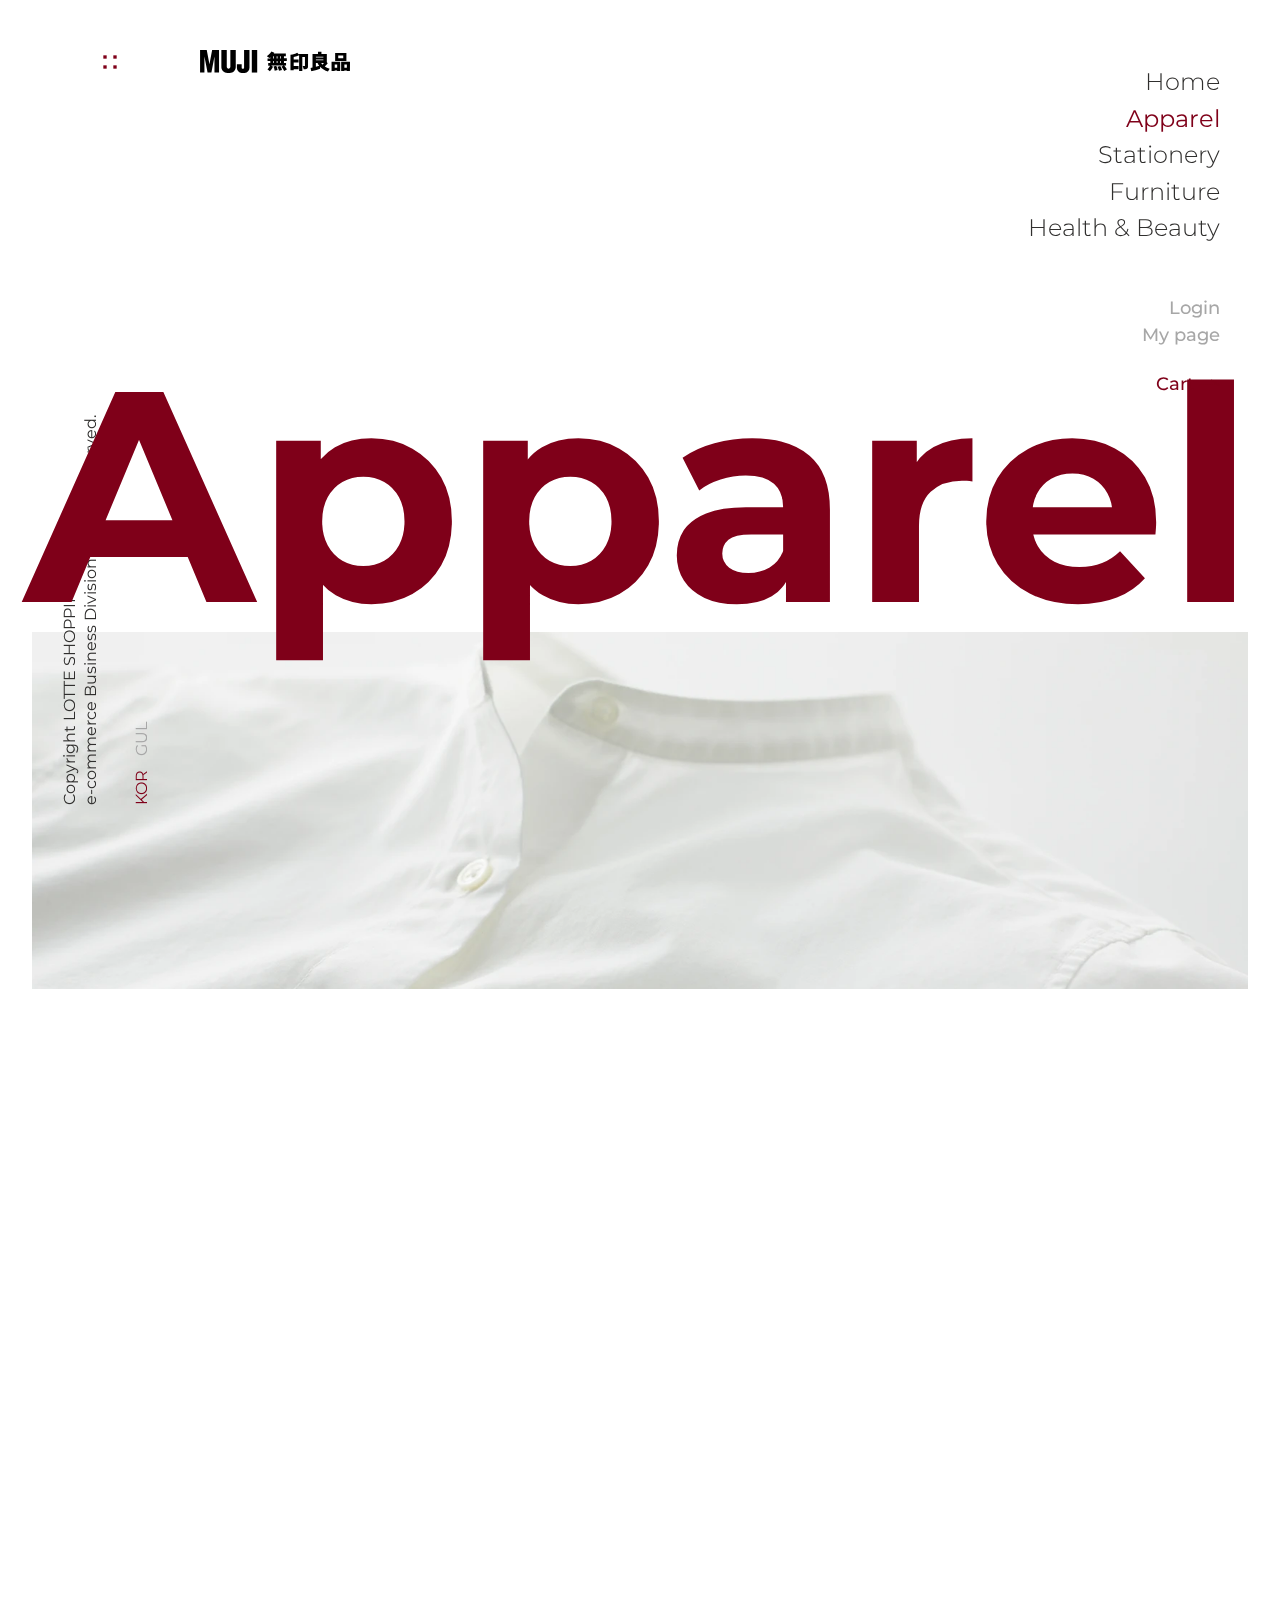
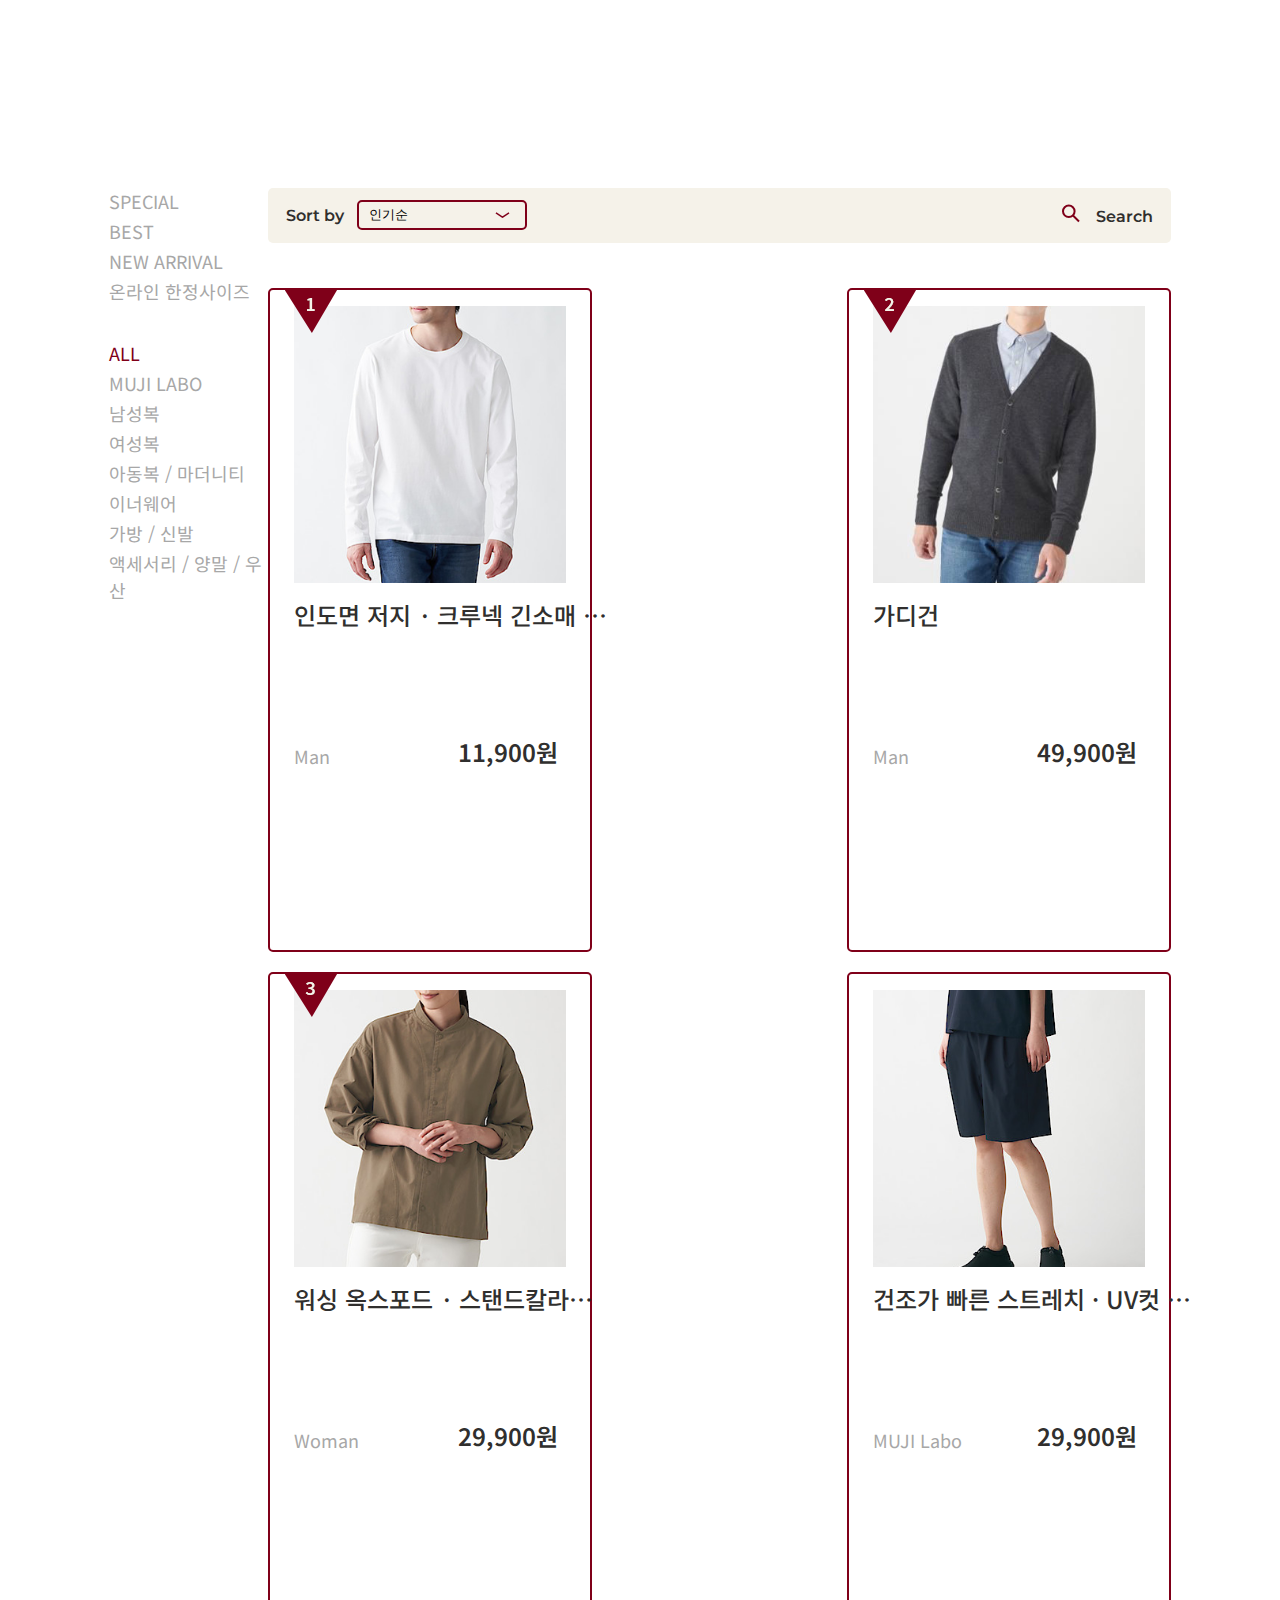
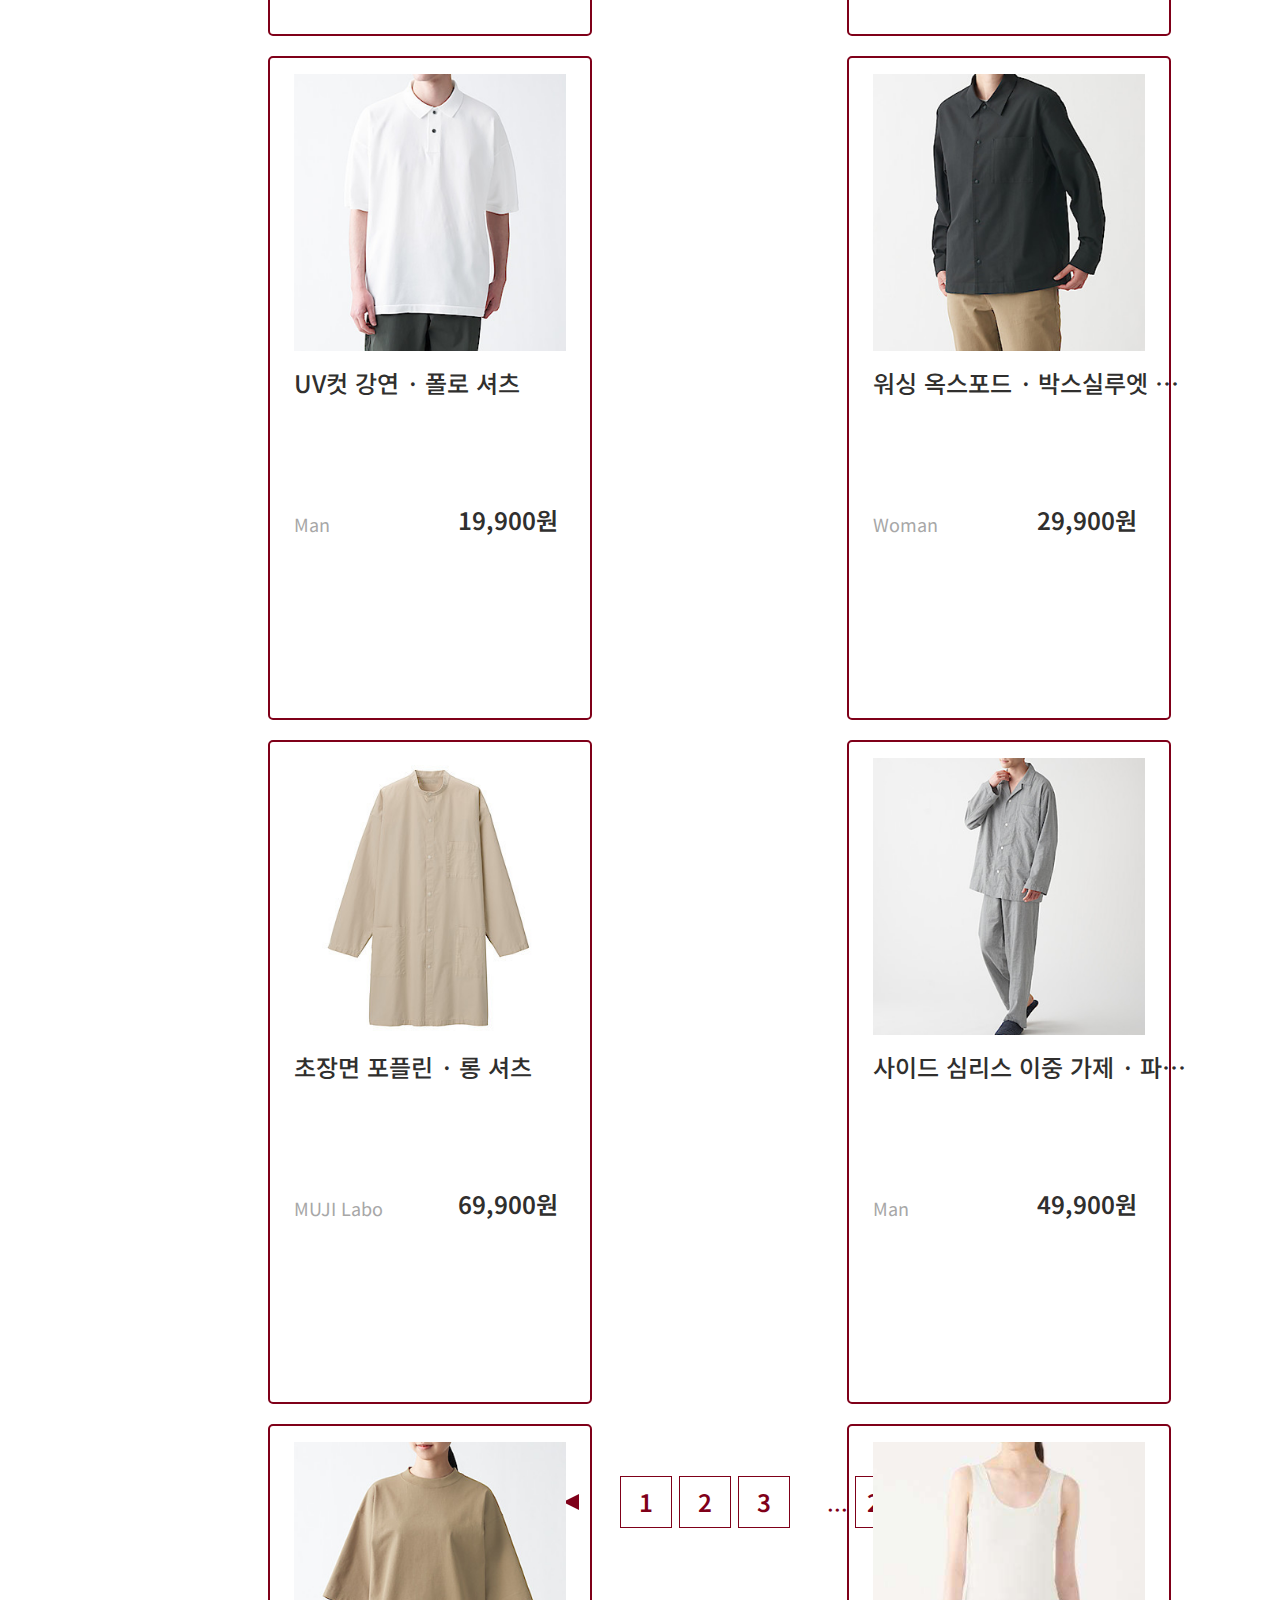
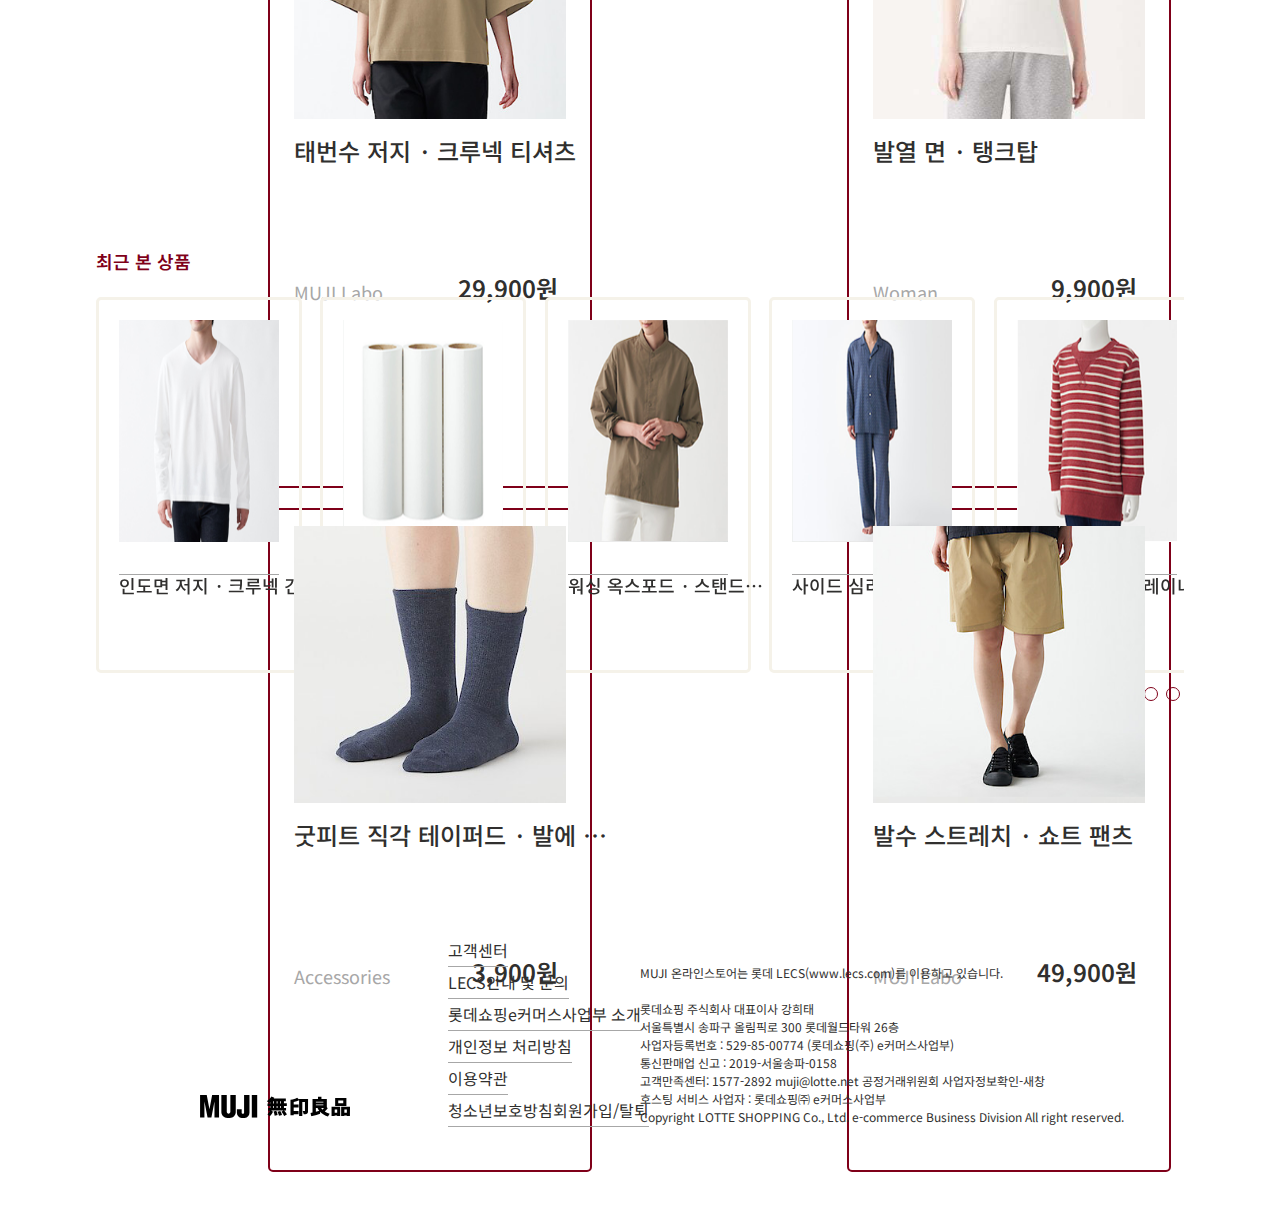
<file: sub/sub_02.html>
<!DOCTYPE html>
<html lang="ko">
<head>
  <meta charset="UTF-8">
  <meta http-equiv="X-UA-Compatible" content="IE=edge">
  <meta name="viewport" content="width=device-width, initial-scale=1.0">
  <title>MUJI apparel</title>
  <link rel="stylesheet" href="./css/sub_style.css">
  <link rel="stylesheet" href="./css/aos.css" />
  
</head>
<body>
  <div class="menu_wrapper">
    <a><img src="./images/icon/menu_x.svg" width="20" alt="menu닫기"></a>
    <div class="menu_wrap">
      <div class="menu_lt">
        <a href="#" class="hover-line_b"><p>Login</p></a>
        <a href="#" class="hover-line_b"><p>My page</p></a>
        <a href="#" class="hover-line_b"><p>Cart</p></a>
        <a href="#" class="hover-line_b"><p>Wish list</p></a>
      </div>
      <div class="menu_rt">
        <a href="#" class="hover-line_b"><p>Help</p></a>
        <a href="#" class="hover-line_b"><p>Return Policy</p></a>
        <a href="#" class="hover-line_b"><p>Shipment</p></a>
        <a href="#" class="hover-line_b"><p>FAQs</p></a>
        <a href="#" class="hover-line_b"><p>Size Chart</p></a>
      </div>
    </div>
  </div>
  <div class="wrapper main">
    <header>
      <div class="logo_wrap">
        <a onclick="clickMenu()" id="menu-on"><img src="./images/icon/menu.svg" width="20" alt="menu"></a>
          <h1><a href="../index.html"><img src="./images/icon/logo-muji.svg" width="150" alt="muji로고"></a></h1>
      </div>
      <nav>
        <div class="nav_rt">
        <ul class="gnb">
          <li><a href="../index.html" class="hover-line ">Home</a></li>
          <li class="on"><a href="./sub_02.html" class="hover-line ">Apparel</a></li>
          <li><a href="#" class="hover-line ">Stationery</a></li>
          <li><a href="#" class="hover-line ">Furniture</a></li>
          <li><a href="#" class="hover-line ">Health & Beauty</a></li>
        </ul>
        <ul class="sub">
          <li><a href="#">Login</a></li>
          <li><a href="#">My page</a></li> 
          <li class="on"><a href="#">Cart <span><img src="./images/icon/cart.svg" width="21" alt="더알아보기"></span></a></li> 
        </ul>
      </div>
      </nav>
  </header>
  <div class="main_wrap wrapper">
    <div class="copy_rt">
      <p>
        Copyright LOTTE SHOPPING Co., Ltd. 
        <br>
        e-commerce Business Division All right reserved. 
      </p>
      <div class="lang">
        <a href="" class="on hover-line">KOR</a>
        <a href="" class="hover-line">GUL</a>
      </div>
    </div>
      <section class="sub2-main">
          <h1 class="sub2" data-0="font-size:300px; position: fixed;" data-1400="font-size:80px;position:absolute;" >
            Apparel
          </h1>
          <div class="img-wrap-main1"></div>
          <div class="img-wrap-main2">
            <div class="imgbox1" data-aos="fade-right"data-aos-duration="2500" data-aos-offset="300"></div>
            <div class="imgbox2" data-aos="fade-right"data-aos-duration="500" data-aos-offset="50"></div>
          </div>
      </section>
    </div>
  </div>
  <section class="wrapper apparel">
    <h2 class="apparel" data-aos="fade-down"data-aos-duration="2000">
      Apparel
    </h2>
    <div class="wrapper apparel-wrapper">
      <div class="left-wrap">
        <ul class="menu1">
          <li><a href="#" class="hover-line">SPECIAL</a></li>
          <li><a href="#" class="hover-line">BEST</a></li>
          <li><a href="#" class="hover-line">NEW ARRIVAL</a></li>
          <li><a href="#" class="hover-line">온라인 한정사이즈</a></li>
        </ul>
        <ul class="menu2">
          <li class="on"><a href="#" class="hover-line">ALL</a></li>
          <li><a href="#" class="hover-line">MUJI LABO</a></li>
          <li><a href="#" class="hover-line">남성복</a></li>
          <li><a href="#" class="hover-line">여성복</a></li>
          <li><a href="#" class="hover-line">아동복 / 마더니티</a></li>
          <li><a href="#" class="hover-line">이너웨어</a></li>
          <li><a href="#" class="hover-line">가방 / 신발</a></li>
          <li><a href="#" class="hover-line">액세서리 / 양말 / 우산</a></li>
        </ul>
      </div>
      <div class="right-wrap">
        <div class="sort-wrap">
          <p>Sort by</p>
          <select>
            <option selected>인기순</option>
            <option>최신순</option>
            <option>높은가격순</option>
            <option>낮은가격순</option>
        </select>
        <div class="search">
          <p>Search</p> 
          <input type="search">
          <a href="#" ><img src="./images/icon/search.svg" width="20" alt="검색">
          </a>
        </div>
        </div>
        <div class="apparel-wrap">
          <div class="item-wrapper">
            
          </div>
          <div class="page-wrap">
            <button class="past"></button>
            <p>1</p>
            <p>2</p>
            <p>3</p>
            <span>...</span>
            <p>27</p>
            <button class="next"></button>
          </div>
        </div>
      </div>
    </div>
  </section>
  <section class="wrapper last">
    <div class=" swiper-container">
      <p class="title">최근 본 상품</p>
      <div class="last-wrapper swiper-wrapper">
        <div class="last-wrap swiper-slide">
          <div class="img-wrap">
            <a href="./sub_03.html"><img src="./images/sub_later1.png" alt="상품1"></a>
          </div>
          <p class="item">인도면 저지 · 크루넥 긴소매 티셔츠</p>
        </div>
        <div class="last-wrap swiper-slide">
          <div class="img-wrap">
            <a href="#"><img src="./images/sub_later2.png" alt="상품2"></a>
          </div>
          <p class="item">카페트 클리너용ㆍ리필</p>
        </div>
        <div class="last-wrap swiper-slide">
          <div class="img-wrap">
            <a href="#"><img src="./images/sub_later3.png" alt="상품3"></a>
          </div>
          <p class="item">워싱 옥스포드 · 스탠드칼라오버 셔츠</p>
        </div>
        <div class="last-wrap swiper-slide">
          <div class="img-wrap">
            <a href="#"><img src="./images/sub_later4.png" alt="상품4"></a>
          </div>
          <p class="item">사이드 심리스 이중 가제 · 파자마 · 남성</p>
        </div>
        <div class="last-wrap swiper-slide">
          <div class="img-wrap">
            <a href="#"><img src="./images/sub_later5.png" alt="상품5"></a>
          </div>
          <p class="item">소프트 테리 · 트레이너 · 베이비</p>
        </div>
        <div class="last-wrap swiper-slide">
          <div class="img-wrap">
            <a href="#"><img src="./images/sub_later6.png" alt="상품5"></a>
          </div>
          <p class="item">야크 캐멀 혼방 · 튜닉</p>
        </div>
        <div class="last-wrap swiper-slide">
          <div class="img-wrap">
            <a href="#"><img src="./images/sub_later7.png" alt="상품5"></a>
          </div>
          <p class="item">스트레치 코듀로이 · 이지 턱 와이드 팬츠</p>
        </div>
      </div>
      <div class="swiper-pagination"></div>
    </div>
  </section>
  <footer class="sub2">
    <div class="footer-wrap">
      <div class="logo-wrap">
        <a href="../index.html">
          <img src="./images/icon/logo-muji.svg" width="150" alt="muji로고">
         </a> 
      </div>
      <ul class="notice-wrap">
        <li><a href="./sub_04.html">고객센터</a></li>
        <li><a href="./sub_04.html">LECS안내 및 문의</a></li>
        <li><a href="./sub_04.html">롯데쇼핑e커머스사업부 소개</a></li>
        <li><a href="./sub_04.html">개인정보 처리방침</a></li>
        <li><a href="./sub_04.html">이용약관</a></li>
        <li><a href="./sub_04.html">청소년보호방침회원가입/탈퇴</a></li>
      </ul>
      <div class="copyright-wrap">
        <p>MUJI 온라인스토어는 롯데 LECS(www.lecs.com)를 이용하고 있습니다.</p>
        <br>
        <p>
          롯데쇼핑 주식회사 대표이사 강희태 <br>
  서울특별시 송파구 올림픽로 300 롯데월드타워 26층 <br>
  사업자등록번호 : 529-85-00774 (롯데쇼핑(주) e커머스사업부) <br>
  통신판매업 신고 : 2019-서울송파-0158
        </p>
        <p>
          고객만족센터: 1577-2892 muji@lotte.net 공정거래위원회 사업자정보확인-새창 <br>
  호스팅 서비스 사업자 : 롯데쇼핑㈜ e커머스사업부 <br>
  Copyright LOTTE SHOPPING Co., Ltd. e-commerce Business Division All right reserved.
        </p>
      </div>
    </div>
  </footer>
  <script src="https://code.jquery.com/jquery-3.6.0.js"></script>
  <script src="./js/index_sub.js"></script>
  <script src="../js/swiper-bundle.min.js"></script>
  <script src="../js/aos.js"></script>
  <script src="./js/skrollr.min.js" type="text/javascript"></script>
</body>
</html>
</file>
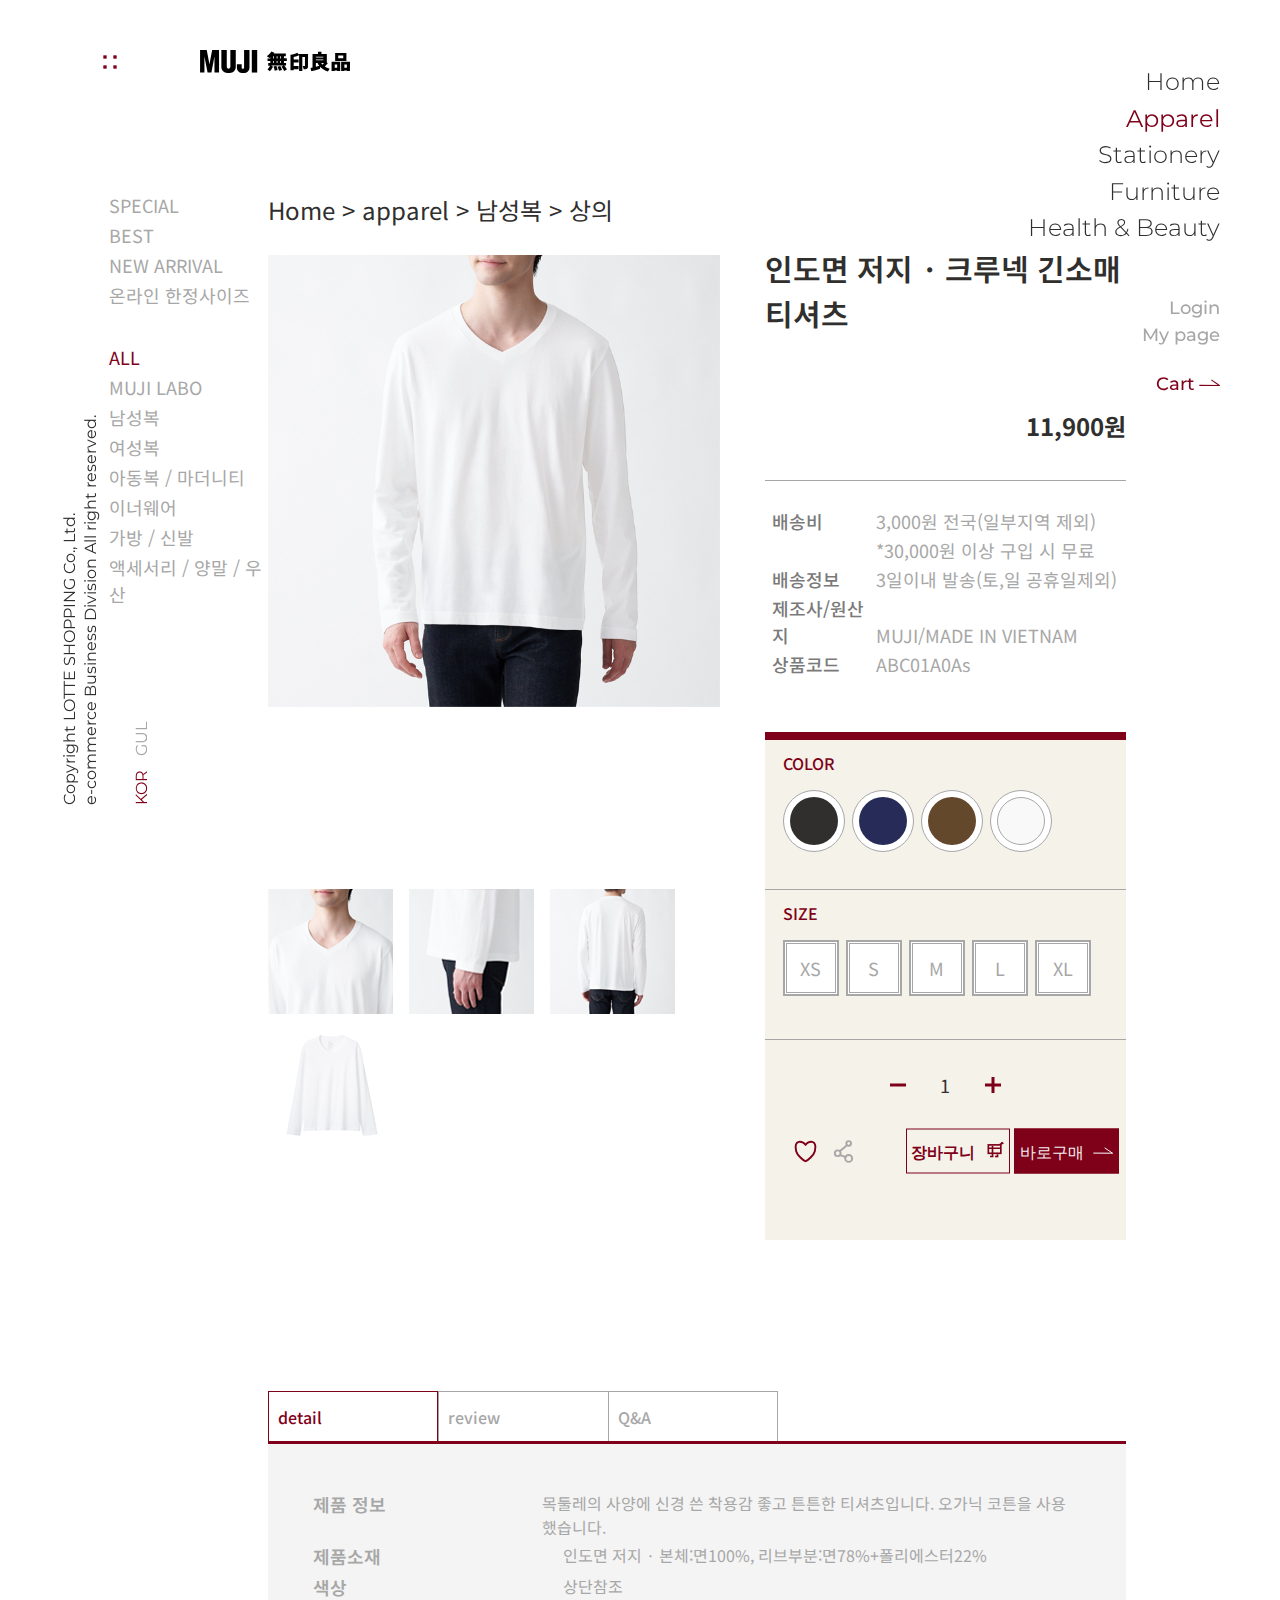
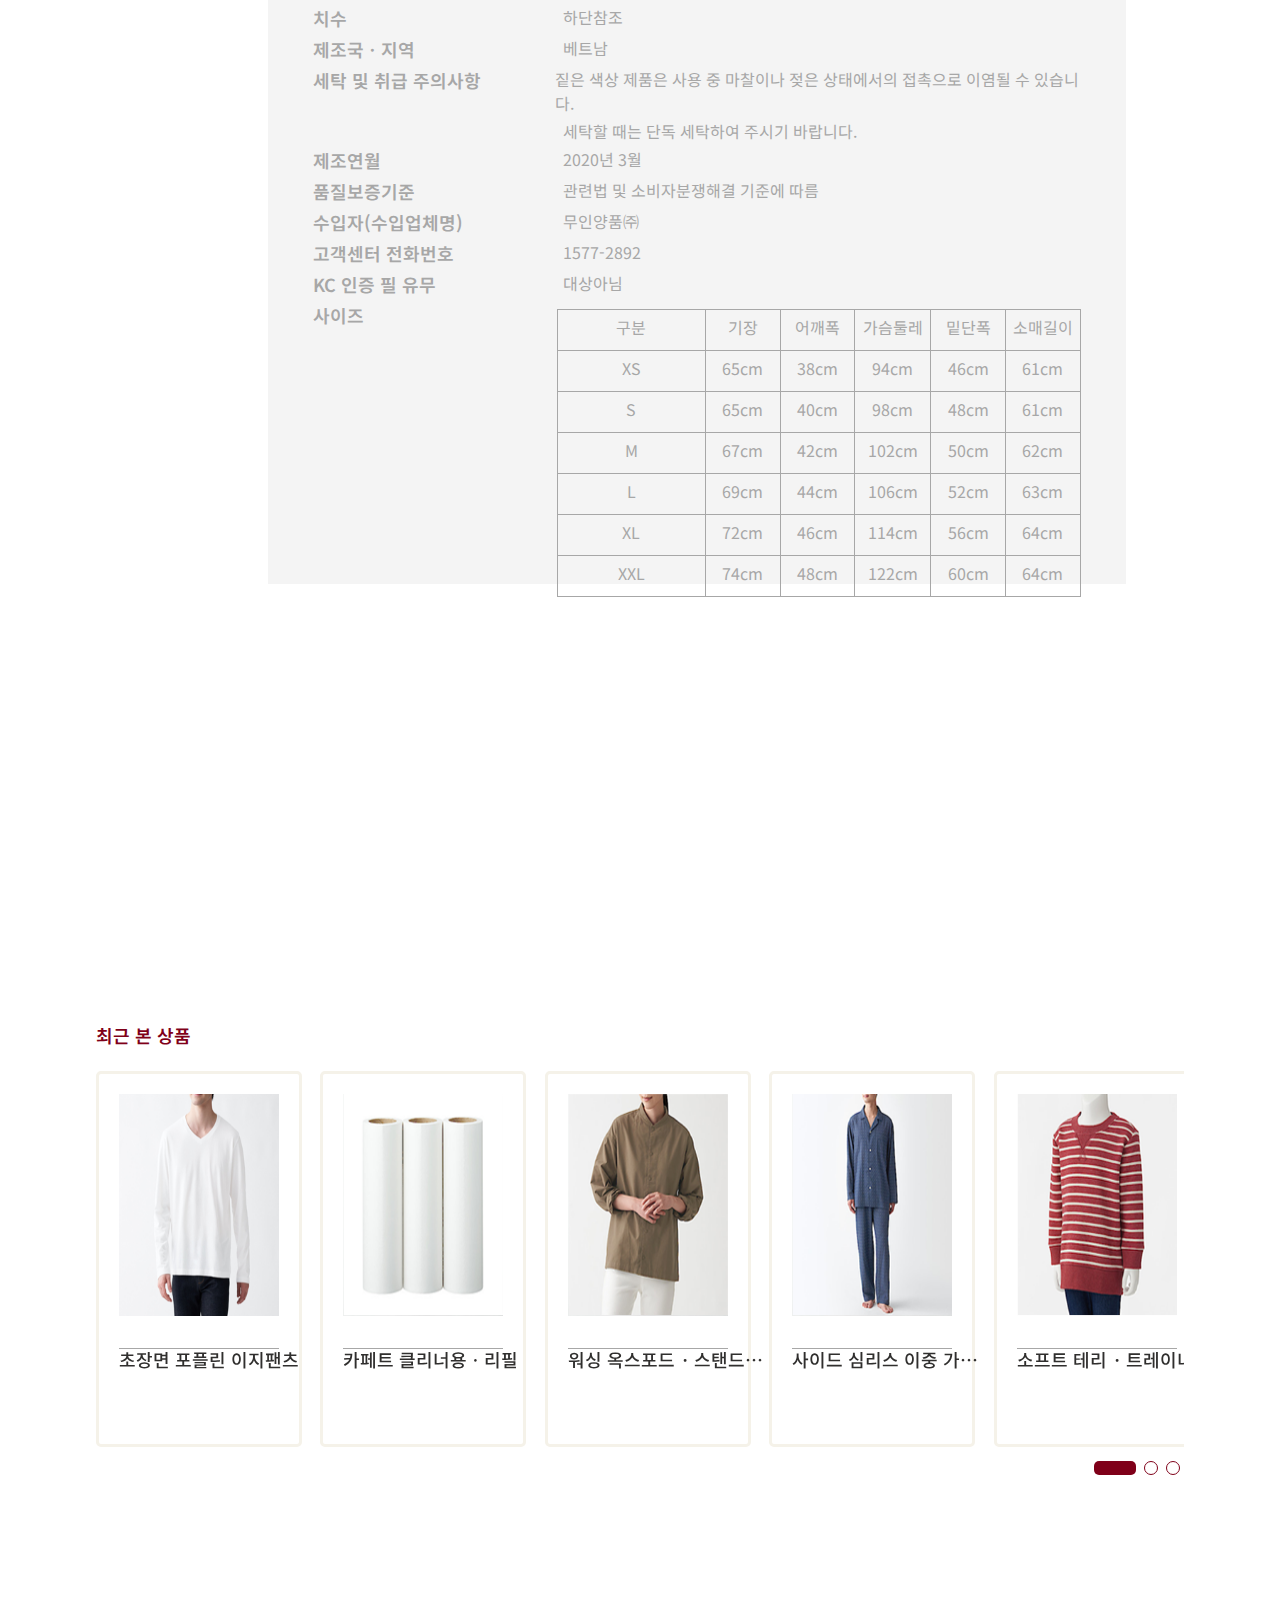
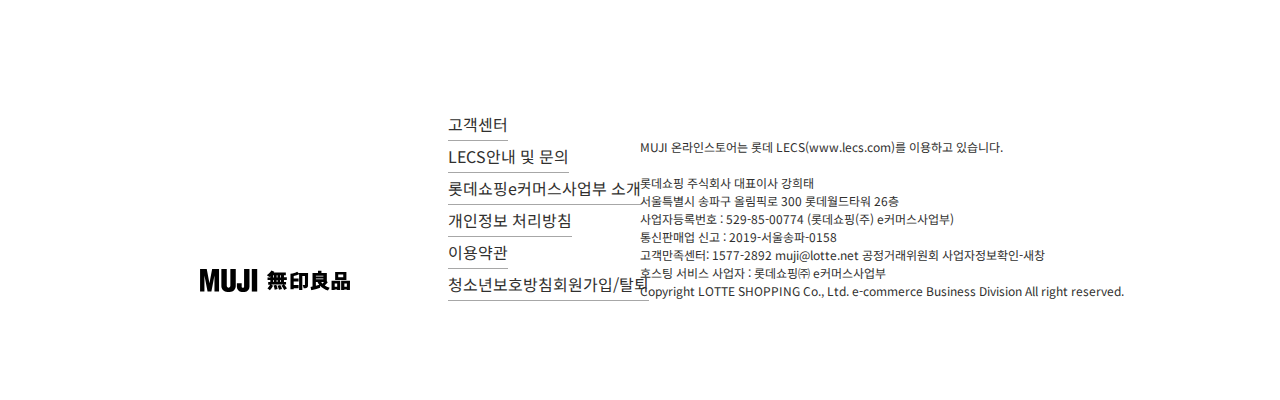
<file: sub/sub_03.html>
<!DOCTYPE html>
<html lang="ko">
  <head>
    <meta charset="UTF-8">
    <meta http-equiv="X-UA-Compatible" content="IE=edge">
    <meta name="viewport" content="width=device-width, initial-scale=1.0">
    <title>MUJI detail</title>
    <link rel="stylesheet" href="./css/sub_style.css">
    <link rel="stylesheet" href="./css/aos.css" />
    
  </head>
<body>
  <div class="menu_wrapper">
    <a><img src="./images/icon/menu_x.svg" width="20" alt="menu닫기"></a>
    <div class="menu_wrap">
      <div class="menu_lt">
        <a href="#" class="hover-line_b"><p>Login</p></a>
        <a href="#" class="hover-line_b"><p>My page</p></a>
        <a href="#" class="hover-line_b"><p>Cart</p></a>
        <a href="#" class="hover-line_b"><p>Wish list</p></a>
      </div>
      <div class="menu_rt">
        <a href="#" class="hover-line_b"><p>Help</p></a>
        <a href="#" class="hover-line_b"><p>Return Policy</p></a>
        <a href="#" class="hover-line_b"><p>Shipment</p></a>
        <a href="#" class="hover-line_b"><p>FAQs</p></a>
        <a href="#" class="hover-line_b"><p>Size Chart</p></a>
      </div>
    </div>
  </div>
  <div class="wrapper main">
    <header>
      <div class="logo_wrap">
        <a onclick="clickMenu()" id="menu-on"><img src="./images/icon/menu.svg" width="20" alt="menu"></a>
          <h1><a href="../index.html"><img src="./images/icon/logo-muji.svg" width="150" alt="muji로고"></a></h1>
      </div>
      <nav>
        <div class="nav_rt">
        <ul class="gnb">
          <li><a href="../index.html" class="hover-line ">Home</a></li>
          <li class="on"><a href="./sub_02.html" class="hover-line ">Apparel</a></li>
          <li><a href="#" class="hover-line ">Stationery</a></li>
          <li><a href="#" class="hover-line ">Furniture</a></li>
          <li><a href="#" class="hover-line ">Health & Beauty</a></li>
        </ul>
        <ul class="sub">
          <li><a href="#">Login</a></li>
          <li><a href="#">My page</a></li> 
          <li class="on"><a href="#">Cart <span><img src="./images/icon/cart.svg" width="21" alt="더알아보기"></span></a></li> 
        </ul>
      </div>
      </nav>
  </header>
  <div class="main_wrap wrapper">
    <div class="copy_rt">
      <p>
        Copyright LOTTE SHOPPING Co., Ltd. 
        <br>
        e-commerce Business Division All right reserved. 
      </p>
      <div class="lang">
        <a href="" class="on hover-line">KOR</a>
        <a href="" class="hover-line">GUL</a>
      </div>
    </div>
    <section class="wrapper sub3 apparel">
      <div class="wrapper sub3 apparel-wrapper">
        <div class="left-wrap">
          <ul class="menu1">
            <li><a href="#" class="hover-line">SPECIAL</a></li>
            <li><a href="#" class="hover-line">BEST</a></li>
            <li><a href="#" class="hover-line">NEW ARRIVAL</a></li>
            <li><a href="#" class="hover-line">온라인 한정사이즈</a></li>
          </ul>
          <ul class="menu2">
            <li class="on"><a href="#" class="hover-line">ALL</a></li>
            <li><a href="#" class="hover-line">MUJI LABO</a></li>
            <li><a href="#" class="hover-line">남성복</a></li>
            <li><a href="#" class="hover-line">여성복</a></li>
            <li><a href="#" class="hover-line">아동복 / 마더니티</a></li>
            <li><a href="#" class="hover-line">이너웨어</a></li>
            <li><a href="#" class="hover-line">가방 / 신발</a></li>
            <li><a href="#" class="hover-line">액세서리 / 양말 / 우산</a></li>
          </ul>
        </div>
        <div class="right-wrap">
          <a href="#">Home > apparel > 남성복 > 상의</a>
          <div class="prd-wrapper">
            <div class="img-wrapper">
              <div class="main-img wrap">
                <img src="./images/sub3_1.png" class="target active" data-zoom="3" alt="상품1">
                <img src="./images/sub3_4_.png" class="target "data-zoom="3" alt="상품4">
                <img src="./images/sub3_2_.png" class="target "data-zoom="3" alt="상품2">
                <img src="./images/sub3_5_.png" class="target "data-zoom="3" alt="상품3">
              </div>
              <div class="sub-img">
                <img src="./images/sub3_3.png" alt="상품2">
                <img src="./images/sub3_4.png" alt="상품3">
                <img src="./images/sub3_5.png" alt="상품4">
                <img src="./images/sub3_2.png" alt="상품1">
              </div>
            </div>
            <div class="prd-wrap">
              <h3 class="title">
                인도면 저지 · 크루넥 긴소매 티셔츠
              </h3>
              <p class="cost">11,900원</p>
              <p class="line"></p>
              <ul class="txt-wrap">
                <li><span>배송비</span>3,000원 전국(일부지역 제외) <br>
                <li><span></span>*30,000원 이상 구입 시 무료</li>
                <li><span>배송정보</span>3일이내 발송(토,일 공휴일제외)</li>
                <li><span>제조사/원산지</span>MUJI/MADE IN VIETNAM</li>
                <li><span>상품코드</span>ABC01A0As</li>
                </ul>
              <div class="cart-wrapper">
                <div class="color-wrap">
                  <p class="title">COLOR</p>
                  <div class="color">
                    <p></p>
                    <p></p>
                    <p></p>
                    <p></p>
                  </div>
                </div>
                <div class="size-wrap">
                  <p class="title">SIZE</p>
                  <div class="size">
                    <p>XS</p>
                    <p>S</p>
                    <p>M</p>
                    <p>L</p>
                    <p>XL</p>
                  </div>
                </div>
                <div class="cart-wrap">
                  <div class="add">
                    <div class="minus"><img src="./images/icon/minus.svg" width="20" alt="빼기"></div>
                    <p>1</p>
                    <div class="plus"><img src="./images/icon/add.svg" width="20" alt="더하기"> </div>
                 </div>
                 <div class="icon">
                  <div class="heart"></div> 
                  <div class="share"></div> 
                 </div>
                 <div class="bt-wrap">
                   <button class="cart">
                     장바구니
                     <span>
                         <img src="./images/icon/cart2.svg" width="20" alt="장바구니담기">
                     </span>
                   </button>
                   <button class="buy">
                    바로구매
                    <span>
                        <img src="./images/icon/cart_w.svg" width="20" alt="바로구매하기">
                    </span>
                  </button>
                 </div>
                </div>
              </div>
            </div>
          </div>
          <div class=" detail-wrapper ">
            <ul class="category">
              <li class="detail active">detail</li>
              <li class="review ">review</li>
              <li class="qna ">Q&A</li>
            </ul>
            <div class="detail-wrap">
              <div class="detail active">
                <ul>
                  <li><span>제품 정보</span>목둘레의 사양에 신경 쓴 착용감 좋고 튼튼한 티셔츠입니다. 오가닉 코튼을 사용했습니다.</li>
                  <li><span>제품소재</span>인도면 저지 · 본체:면100%, 리브부분:면78%+폴리에스터22%</li>
                  <li><span>색상</span>상단참조</li>
                  <li><span>치수</span>하단참조</li>
                  <li><span>제조국ㆍ지역</span>베트남</li>
                  <li><span>세탁 및 취급 주의사항</span>짙은 색상 제품은 사용 중 마찰이나 젖은 상태에서의 접촉으로 이염될 수 있습니다. </li>
                  <li><span></span>세탁할 때는 단독 세탁하여 주시기 바랍니다. </li>
                  <li><span>제조연월</span>2020년 3월</li>
                  <li><span>품질보증기준</span>관련법 및 소비자분쟁해결 기준에 따름</li>
                  <li><span>수입자(수입업체명)</span>무인양품㈜</li>
                  <li><span>고객센터 전화번호</span>1577-2892</li>
                  <li><span>KC 인증 필 유무</span>대상아님</li>
                  <li><span>사이즈</span>
                      <table>
                        <thead>
                          <tr>
                            <th>구분</th><th>기장</th><th>어깨폭</th><th>가슴둘레</th><th>밑단폭</th><th>소매길이</th>
                          </tr>
                        </thead>
                        <tbody>
                          <tr>
                            <td class="size">XS</td><td>65cm</td><td>38cm</td><td>94cm</td><td>46cm</td><td>61cm</td>
                          </tr>
                          <tr>
                            <td class="size">S</td><td>65cm</td><td>40cm</td><td>98cm</td><td>48cm</td><td>61cm</td>
                          </tr>
                          <tr>
                            <td class="size">M</td><td>67cm</td><td>42cm</td><td>102cm</td><td>50cm</td><td>62cm</td>
                          </tr>
                          <tr>
                            <td class="size">L</td><td>69cm</td><td>44cm</td><td>106cm</td><td>52cm</td><td>63cm</td>
                          </tr>
                          <tr>
                            <td class="size">XL</td><td>72cm</td><td>46cm</td><td>114cm</td><td>56cm</td><td>64cm</td>
                          </tr>
                          <tr>
                            <td class="size">XXL</td><td>74cm</td><td>48cm</td><td>122cm</td><td>60cm</td><td>64cm</td>
                          </tr>
                        </tbody>
                      </table>
                  </li>
                </ul>
              </div>
              <div class="review ">
                <div class="star-rating space-x-4 mx-auto">
                  <input type="radio" id="5-stars" name="rating" value="5" v-model="ratings"/>
                  <label for="5-stars" class="star pr-4">★</label>
                  <input type="radio" id="4-stars" name="rating" value="4" v-model="ratings"/>
                  <label for="4-stars" class="star">★</label>
                  <input type="radio" id="3-stars" name="rating" value="3" v-model="ratings"/>
                  <label for="3-stars" class="star">★</label>
                  <input type="radio" id="2-stars" name="rating" value="2" v-model="ratings"/>
                  <label for="2-stars" class="star">★</label>
                  <input type="radio" id="1-star" name="rating" value="1" v-model="ratings" />
                  <label for="1-star" class="star">★</label>
                </div>
                <p class="obj">5 reviews</p>
                <p class="write">write</p>
                <div class="write-wrapper">
                  <div class="write-wrap">
                    <h3 class="title">늘 실망시키지 않아요</h3>
                    <p class="right">
                      <span>bei***</span>
                      <span>★★★★☆</span>
                      <span>21.08.31</span>
                    </p>
                    <p class="review">비슷한 제품 다른 곳에서 찾아도 결국은 여기서 다시 사게되네요 <br>
                      가을에 막 입기 딱인 것 같아요 색깔별로 살까 고민중입니다</p>
                  </div>
                  <div class="write-wrap">
                    <h3 class="title">다른 사람들이 안썼으면 좋겠어요</h3>
                    <p class="right">
                      <span>hyej***</span>
                      <span>★★★★★</span>
                      <span>21.08.25</span>
                    </p>
                    <p class="review">나만 쓸수있게</p>
                  </div>
                  <div class="write-wrap">
                    <h3 class="title">오프라인에서 샀는데 또 샀어요</h3>
                    <p class="right">
                      <span>tti***</span>
                      <span>★★★★☆</span>
                      <span>21.08.21</span>
                    </p>
                    <p class="review">굿굿~ 근데 배송 느려서 별 하나 뻈어요</p>
                  </div>
                  <div class="write-wrap">
                    <h3 class="title">깔별로 샀습니다</h3>
                    <p class="right">
                      <span>ewe***</span>
                      <span>★★★★☆</span>
                      <span>21.08.07</span>
                    </p>
                    <p class="review">무지티 파는 곳중에서 가성비 젤 좋아요</p>
                  </div>
                  <div class="write-wrap">
                    <h3 class="title">환절기템</h3>
                    <p class="right">
                      <span>gdfd***</span>
                      <span>★★★★★</span>
                      <span>21.08.03</span>
                    </p>
                    <p class="review">좋습니당ㅇ</p>
                  </div>
                  <div class="write-wrap">
                    <h3 class="title">질이 좋아요</h3>
                    <p class="right">
                      <span>rre***</span>
                      <span>★★★★☆</span>
                      <span>21.07.31</span>
                    </p>
                    <p class="review">계속 팔아주시길,,</p>
                  </div>
                </div>
                <a href="#">교환 및 환불정책 ></a>
              </div>
              <div class="qna ">
                <h2 class="qna">Q&A</h2>
                <p class="obj">5 questions</p>
                <p class="write">write</p>
                <div class="write-wrapper">
                  <div class="write-wrap">
                    <h3 class="title">배송하다가 사고가 난건지 너무 안오네요</h3>
                    <p class="right">
                      <span>min***</span>
                      <span>21.08.28</span>
                    </p>
                    <p class="review">└ 비밀글입니다.</p>
                  </div>
                  <div class="write-wrap">
                    <h3 class="title">교환 문의드려요</h3>
                    <p class="right">
                      <span>we***</span>
                      <span>21.07.23</span>
                    </p>
                    <p class="review">└ 비밀글입니다.</p>
                  </div>
                  <div class="write-wrap">
                    <h3 class="title">키가 155인데</h3>
                    <p class="right">
                      <span>bei***</span>
                      <span>21.07.12</span>
                    </p>
                    <p class="review">└ 비밀글입니다.</p>
                  </div>
                  <div class="write-wrap">
                    <h3 class="title">주소 변경하고 싶습니다.</h3>
                    <p class="right">
                      <span>js***</span>
                      <span>21.07.03</span>
                    </p>
                    <p class="review">└ 비밀글입니다.</p>
                  </div>
                  <div class="write-wrap">
                    <h3 class="title">27일안에 받을 수 있을까요</h3>
                    <p class="right">
                      <span>hye***</span>
                      <span>21.06.21</span>
                    </p>
                    <p class="review">└ 비밀글입니다.</p>
                  </div>
                  <div class="write-wrap">
                    <h3 class="title">파란색 언제 재입고되나요</h3>
                    <p class="right">
                      <span>allw***</span>
                      <span>21.06.13</span>
                    </p>
                    <p class="review">└ 비밀글입니다.</p>
                  </div>
                </div>
                <a href="#">교환 및 환불정책 ></a>
              </div>
            </div>
          </div>
          </div>
        </section>
        </div>
        </div>
        <section class="wrapper last sub3">
          <div class=" swiper-container">
            <p class="title">최근 본 상품</p>
            <div class="last-wrapper swiper-wrapper">
              <div class="last-wrap swiper-slide">
                <div class="img-wrap">
                  <a href="#"><img src="./images/sub_later1.png" alt="상품1"></a>
                </div>
                <p class="item">초장면 포플린 이지팬츠</p>
              </div>
              <div class="last-wrap swiper-slide">
                <div class="img-wrap">
                  <a href="#"><img src="./images/sub_later2.png" alt="상품2"></a>
                </div>
                <p class="item">카페트 클리너용ㆍ리필</p>
              </div>
              <div class="last-wrap swiper-slide">
                <div class="img-wrap">
                  <a href="#"><img src="./images/sub_later3.png" alt="상품3"></a>
                </div>
                <p class="item">워싱 옥스포드 · 스탠드칼라오버 셔츠</p>
              </div>
              <div class="last-wrap swiper-slide">
                <div class="img-wrap">
                  <a href="#"><img src="./images/sub_later4.png" alt="상품4"></a>
                </div>
                <p class="item">사이드 심리스 이중 가제 · 파자마 · 남성</p>
              </div>
              <div class="last-wrap swiper-slide">
                <div class="img-wrap">
                  <a href="#"><img src="./images/sub_later5.png" alt="상품5"></a>
                </div>
                <p class="item">소프트 테리 · 트레이너 · 베이비</p>
              </div>
              <div class="last-wrap swiper-slide">
                <div class="img-wrap">
                  <a href="#"><img src="./images/sub_later6.png" alt="상품5"></a>
                </div>
                <p class="item">야크 캐멀 혼방 · 튜닉</p>
              </div>
              <div class="last-wrap swiper-slide">
                <div class="img-wrap">
                  <a href="#"><img src="./images/sub_later7.png" alt="상품5"></a>
                </div>
                <p class="item">스트레치 코듀로이 · 이지 턱 와이드 팬츠</p>
              </div>
            </div>
            <div class="swiper-pagination"></div>
          </div>
        </section>
        <footer class="sub3">
          <div class="footer-wrap">
            <div class="logo-wrap">
              <a href="../index.html">
                <img src="./images/icon/logo-muji.svg" width="150" alt="muji로고">
               </a> 
            </div>
            <ul class="notice-wrap">
              <li><a href="./sub_04.html">고객센터</a></li>
              <li><a href="./sub_04.html">LECS안내 및 문의</a></li>
              <li><a href="./sub_04.html">롯데쇼핑e커머스사업부 소개</a></li>
              <li><a href="./sub_04.html">개인정보 처리방침</a></li>
              <li><a href="./sub_04.html">이용약관</a></li>
              <li><a href="./sub_04.html">청소년보호방침회원가입/탈퇴</a></li>
            </ul>
            <div class="copyright-wrap">
              <p>MUJI 온라인스토어는 롯데 LECS(www.lecs.com)를 이용하고 있습니다.</p>
              <br>
              <p>
                롯데쇼핑 주식회사 대표이사 강희태 <br>
        서울특별시 송파구 올림픽로 300 롯데월드타워 26층 <br>
        사업자등록번호 : 529-85-00774 (롯데쇼핑(주) e커머스사업부) <br>
        통신판매업 신고 : 2019-서울송파-0158
              </p>
              <p>
                고객만족센터: 1577-2892 muji@lotte.net 공정거래위원회 사업자정보확인-새창 <br>
        호스팅 서비스 사업자 : 롯데쇼핑㈜ e커머스사업부 <br>
        Copyright LOTTE SHOPPING Co., Ltd. e-commerce Business Division All right reserved.
              </p>
            </div>
          </div>
        </footer>
        <script src="https://code.jquery.com/jquery-3.6.0.js"></script>
    <script src="./js/index_sub.js"></script>
    <script src="../js/swiper-bundle.min.js"></script>
    <script src="../js/aos.js"></script>
    <script src="./js/skrollr.min.js" type="text/javascript"></script>
</body>
</html>
</file>
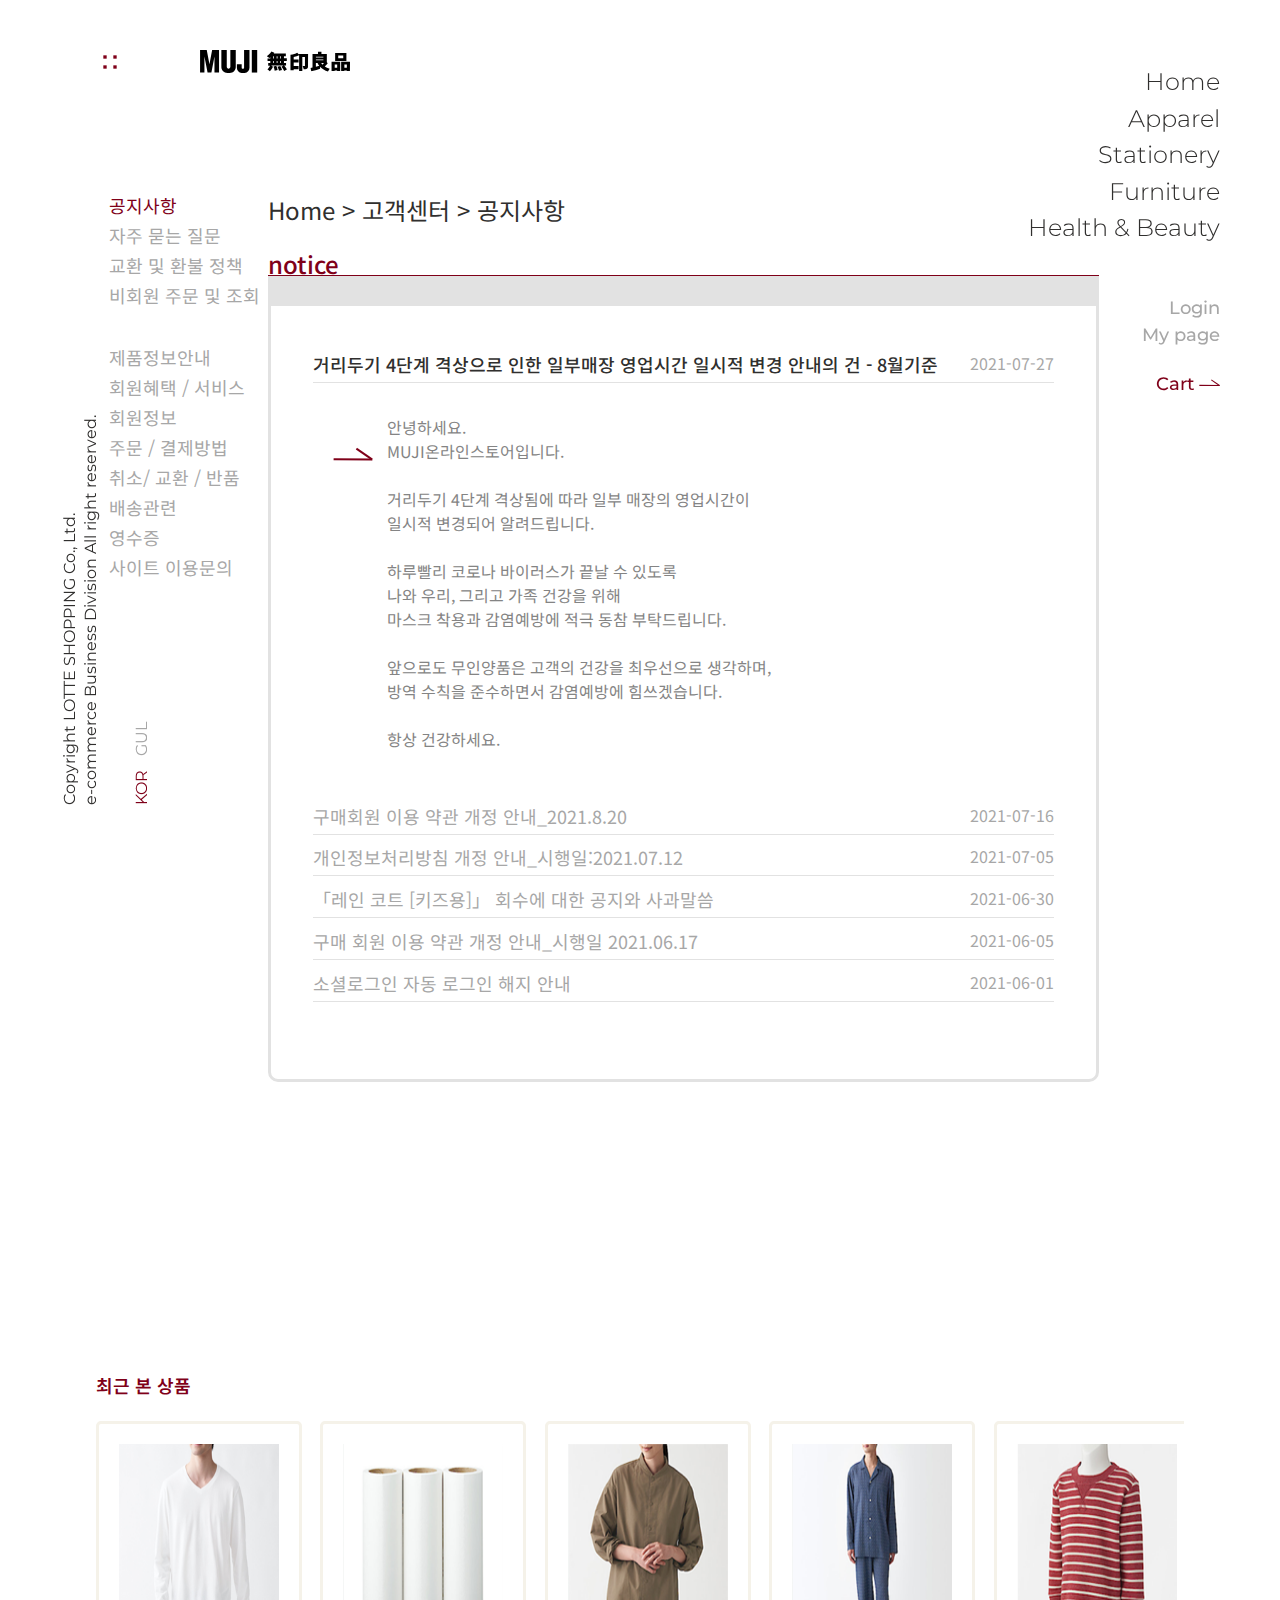
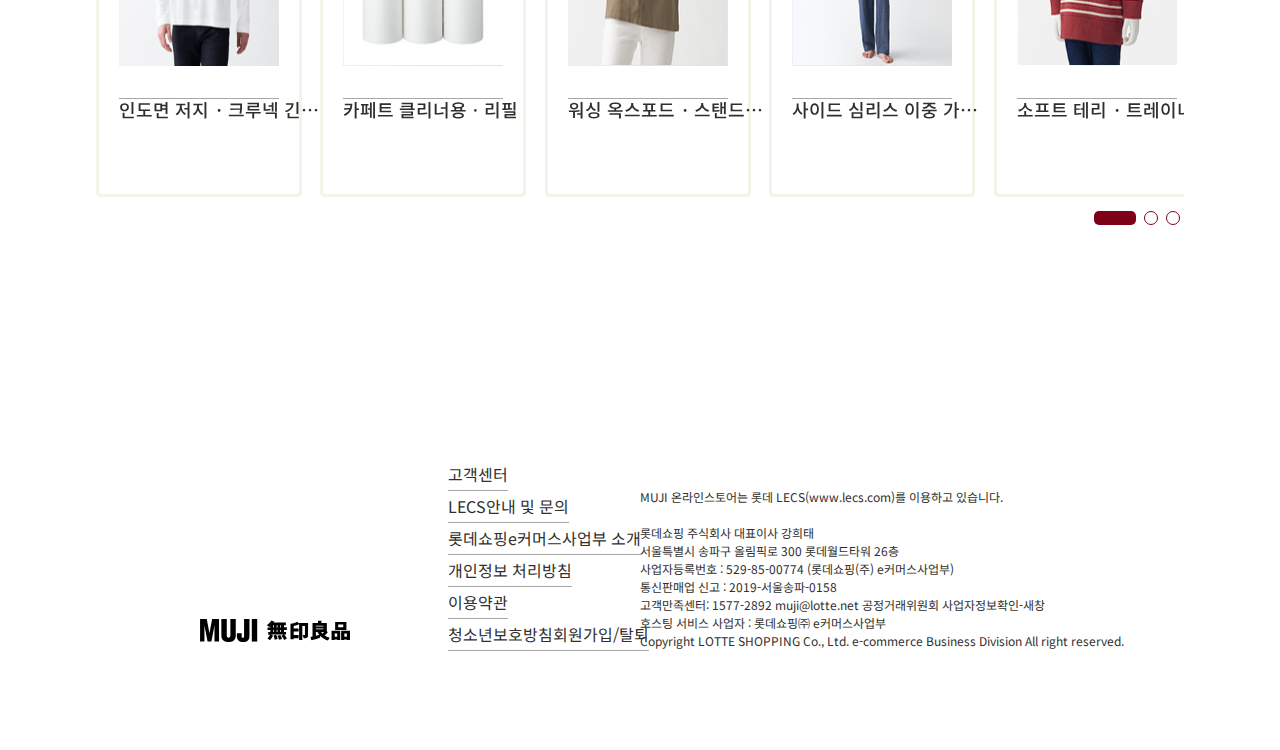
<file: sub/sub_04.html>
<!DOCTYPE html>
<html lang="ko">
<head>
  <meta charset="UTF-8">
  <meta http-equiv="X-UA-Compatible" content="IE=edge">
  <meta name="viewport" content="width=device-width, initial-scale=1.0">
  <title>MUJI notice</title>
  <link rel="stylesheet" href="./css/sub_style.css">
  <link rel="stylesheet" href="./css/aos.css" />
  
</head>
<body>
  <div class="menu_wrapper">
    <a><img src="./images/icon/menu_x.svg" width="20" alt="menu닫기"></a>
    <div class="menu_wrap">
      <div class="menu_lt">
        <a href="#" class="hover-line_b"><p>Login</p></a>
        <a href="#" class="hover-line_b"><p>My page</p></a>
        <a href="#" class="hover-line_b"><p>Cart</p></a>
        <a href="#" class="hover-line_b"><p>Wish list</p></a>
      </div>
      <div class="menu_rt">
        <a href="#" class="hover-line_b"><p>Help</p></a>
        <a href="#" class="hover-line_b"><p>Return Policy</p></a>
        <a href="#" class="hover-line_b"><p>Shipment</p></a>
        <a href="#" class="hover-line_b"><p>FAQs</p></a>
        <a href="#" class="hover-line_b"><p>Size Chart</p></a>
      </div>
    </div>
  </div>
  <div class="wrapper main">
    <header>
      <div class="logo_wrap">
        <a onclick="clickMenu()" id="menu-on"><img src="./images/icon/menu.svg" width="20" alt="menu"></a>
        <h1><a href="../index.html"><img src="./images/icon/logo-muji.svg" width="150" alt="muji로고"></a></h1>
      </div>
      <nav>
        <div class="nav_rt">
        <ul class="gnb">
          <li><a href="../index.html" class="hover-line ">Home</a></li>
          <li><a href="./sub_02.html" class="hover-line ">Apparel</a></li>
          <li><a href="#" class="hover-line ">Stationery</a></li>
          <li><a href="#" class="hover-line ">Furniture</a></li>
          <li><a href="#" class="hover-line ">Health & Beauty</a></li>
        </ul>
        <ul class="sub">
          <li><a href="#">Login</a></li>
          <li><a href="#">My page</a></li> 
          <li class="on"><a href="#">Cart <span><img src="./images/icon/cart.svg" width="21" alt="더알아보기"></span></a></li> 
        </ul>
      </div>
      </nav>
  </header>
  <div class="main_wrap wrapper">
    <div class="copy_rt">
      <p>
        Copyright LOTTE SHOPPING Co., Ltd. 
        <br>
        e-commerce Business Division All right reserved. 
      </p>
      <div class="lang">
        <a href="" class="on hover-line">KOR</a>
        <a href="" class="hover-line">GUL</a>
      </div>
    </div>
    <section class="wrapper sub3 apparel">
      <div class="wrapper sub3 apparel-wrapper">
        <div class="left-wrap">
          <ul class="menu1">
            <li class="on"><a href="#" class="hover-line">공지사항</a></li>
            <li><a href="#" class="hover-line">자주 묻는 질문</a></li>
            <li><a href="#" class="hover-line">교환 및 환불 정책</a></li>
            <li><a href="#" class="hover-line">비회원 주문 및 조회</a></li>
          </ul>
          <ul class="menu2">
            <li><a href="#" class="hover-line">제품정보안내</a></li>
            <li><a href="#" class="hover-line">회원혜택 / 서비스</a></li>
            <li><a href="#" class="hover-line">회원정보</a></li>
            <li><a href="#" class="hover-line">주문 / 결제방법</a></li>
            <li><a href="#" class="hover-line">취소/ 교환 / 반품</a></li>
            <li><a href="#" class="hover-line">배송관련</a></li>
            <li><a href="#" class="hover-line">영수증</a></li>
            <li><a href="#" class="hover-line">사이트 이용문의</a></li>
          </ul>
        </div>
        <div class="right-wrap sub4">
          <a href="#">Home > 고객센터 > 공지사항</a>
          <div class="notice-wrapper">
            <p class="title">notice</p>
            <div class="notice-wrap">
              <div class="notice">
                <h3 class="title active">거리두기 4단계 격상으로 인한 일부매장 영업시간 일시적 변경 안내의 건 - 8월기준
                  <span>2021-07-27</span>
                </h3>
                <p class="notice active">
                  안녕하세요. <br>
  MUJI온라인스토어입니다. <br>
  <br>
  거리두기 4단계 격상됨에 따라 일부 매장의 영업시간이<br>
  일시적 변경되어 알려드립니다.<br>
  <br>
  하루빨리 코로나 바이러스가 끝날 수 있도록<br>
  나와 우리, 그리고 가족 건강을 위해<br>
  마스크 착용과 감염예방에 적극 동참 부탁드립니다.<br>
  <br>
  앞으로도 무인양품은 고객의 건강을 최우선으로 생각하며,<br>
  방역 수칙을 준수하면서 감염예방에 힘쓰겠습니다.<br>
  <br>
  항상 건강하세요.
                </p>
              </div>
              <div class="notice">
                <h3 class="title ">구매회원 이용 약관 개정 안내_2021.8.20
                  <span>2021-07-16</span>
                </h3>
                <p class="notice">
                  안녕하세요. MUJI 온라인 스토어 입니다.<br>
 <br>
  구매회원 이용약관이 2021년 8월 20일부로 아래와 같이 변경되어 안내 드립니다.<br>
 <br>
  - 개정 사유 : 이용자 권익 보호 강화<br>
 <br>
  ▶ 제5조 (서비스의 종류)<br>
 <br>
  - 변경 전 : 2. 회사가 제공하는 본 조 제1항의 서비스는 이용자가 상품들을 거래할 수 있도록 사이버몰의 이용을 허락하거나, 통신 판매를 알선하는 것을 목적으로 하며, 개별 판매회원이 사이트에 등록한 상품과 관련해서는 일체의 책임을 지지 않습니다. 단, 회사는 회사가 직접 판매하는 상품 등에 대해서는 통신판매업자로서 관련 법령에 따른 책임을 이행합니다.<br>
 <br>
  - 변경 후 : 2. 회사가 제공하는 본 조 제1항의 서비스는 이용자가 상품들을 거래할 수 있도록 사이버몰의 이용을 허락하거나, 통신 판매를 알선하는 것을 목적으로 하며, 개별 판매회원이 사이트에 등록한 상품과 관련해서는 책임을 지지 않습니다. 단, 회사는 회사가 직접 판매하는 상품 등에 대해서는 통신판매업자로서 관련 법령에 따른 책임을 이행합니다.<br>
 <br>
 <br>
  ▶ 제35조 (회사의 면책)<br>
 <br>
  - 변경 후 : 9. (신설) 본조 제1항 내지 제2항에도 불구하고 회사의 고객 또는 중대한 과실로 인한 이용자의 손해에 대해서는 회사가 책임을 부담합니다. <br>
 <br>
 <br>
  감사합니다.  
              </div>
              <div class="notice">
                <h3 class="title ">개인정보처리방침 개정 안내_시행일:2021.07.12
                  <span>2021-07-05</span>
                </h3>
                <p class="notice">
                  안녕하세요. <br>
MUJI 온라인 스토어 입니다.<br>

개인정보처리방침이 2021년 7월 12일 부로 아래와 같이 변경되어 안내 드립니다. <br> 
▶ 제 2조 (개인정보의 수집 항목 및 이용 목적) ①항 소셜 회원 개인정보 수집, 이용 항목 및 목적 추가  <br>
 <br>
▶ 제 6조 (개인정보의 처리 위탁) ①항 수탁자 목록 현행화 : 위수탁 계약 신규 업체 추가 및 계약 종료 업체 삭제  <br>
 <br>
▶ 제 12조 (개인정보 보호책임자) 개인정보보호책임자 변경  <br>
 <br>
개인정보처리방침 개정 상세 내용은PC버전 공지사항에 파일로 첨부하였으니 참고해 주시기 바랍니다.  <br>
 <br>
https://www.lotteon.com/p/customer/customerCenter/customerNotice  <br>
 <br> 
감사합니다.
                </p>
              </div>
              <div class="notice">
                <h3 class="title ">「레인 코트 [키즈용]」 회수에 대한 공지와 사과말씀
                  <span>2021-06-30</span>
                </h3>
                <p class="notice">
                  항상 무인양품을 애용해 주셔서 대단히 감사합니다. <br>
                  <br>
당사가 2017년 3월 3일부터 2020년 6월 4일까지 판매한「레인 코트(키즈용)(110,120,130사이즈））※」가 국가기술표준원의 정기 안전성 조사에서 「어린이제품 안전 특별법」의 안전기준에 부적합한 것으로 확인되었습니다. <br>
※현재 판매중인 소매 부분에 조절 탭이 없는 상품 및 110센치보다 작은 사이즈는 대상이 아닙니다. <br>
  현 시점에서는, 본 제품에 의한 사고, 부상의 사례는 없었습니다만, 해당 상품의 회수를 실시하기로 하였습니다. <br>
  해당 상품을 소지하고 계신 고객님께서는 사용을 중지 하시고, 번거롭게 해드려 대단히 죄송합니다만, 현품 소지 후 가까운 무인양품 매장을 방문하시거나 아래 고객 상담실로 문의해 주시기를 부탁 드립니다. <br>
구매 금액을 환불해 드리도록 하겠습니다. <br>
<br>
상세한 상품 정보 및 내용은 아래 [상세 내용 더 보기]를 통해 확인 부탁 드립니다. <br>
  고객님께 큰 불편을 끼쳐 드린 점에 대해 진심으로 사과 드립니다. <br>
앞으로 더욱 더 철저하게 품질관리를 진행하며, 재발 방지에 만전을 기하도록 하겠습니다.  <br>아무쪼록 양해와 협조를 부탁 드립니다. <br>
<br>     
■ 문의처 : 무인양품 고객 상담실 (02-2632-8470) <br>
voc@mujikorea.co.kr <br>
■ 온라인 구매 고객의 경우, 온라인 고객 센터로 연락 부탁 드립니다. (1577-2892) 
<a href="#">[상세 내용 더 보기]</a> 

                </p>
              </div>
              <div class="notice">
                <h3 class="title ">구매 회원 이용 약관 개정 안내_시행일 2021.06.17
                  <span>2021-06-05</span>
                </h3>
                <p class="notice">
안녕하세요. MIJI 온라인 스토어 입니다.   <br>
 <br>
구매회원 이용약관이 2021년 6월 17일부로 아래와 같이 변경되어 안내 드립니다. <br>
 <br>
기존에 안내 드렸던 시행일인 '2021년 5월 27일' 에서 연기된 일정임을 참고 부탁드립니다. <br>

 
 <br>
- 개정 사유 : 이용 고객의 사이트 가입 편의를 위한 소셜간편회원 서비스 도입 <br>
 <br>
- 시행일 : <br>
 <br>
기존) 2021년 5월 27일 <br>
 <br>
변경) 2021년 6월 17일 <br>
 <br>
- 조항 <br>
 <br>
변경 전) 3. 1) ② "간편가입회원"이란 이메일 또는 휴대전화번호 인증을 통해 사이트의 회원으로 가입하고, 회사가 제공하는 온라인 서비스를 이용할 수 있는 자를 의미합니다. (현재 기준, 롯데ON 사이트에서만 운영함)  <br>
 <br>
변경 후) 3. 1) ② "간편가입회원"이란 이메일 인증 또는 휴대전화번호 인증 또는 소셜서비스(네이버, 카카오 등)를 통해 사이트의 회원으로 가입하고, 회사가 제공하는 온라인 서비스를 이용할 수 있는 자를 의미합니다. (현재 기준, 롯데ON 사이트에서만 운영함) <br>
 <br>
  <br>
 <br>
감사합니다.
                </p>
              </div>
              <div class="notice">
                <h3 class="title ">소셜로그인 자동 로그인 해지 안내
                  <span>2021-06-01</span>
                </h3>
                <p class="notice">
                  안녕하세요. <br>
                  MUJI 온라인 스토어 입니다.   <br>
                   <br>
                  소셜 로그인(네이버&페이스북) 관련하여 안내 드립니다. <br>
                  소셜 로그인 후, 자동 로그인이 기능이 적용되오니 이를 해지 하고 싶으신 고객님께서는 아래와 같이 진행 부탁드립니다.   <br>
                   <br>
                  1) 롯데ON > 마이롯데 > 회원관리 > 내 정보 관리 > 소셜 연동 설정 해제 <br>
                  2) 네이버 > 마이페이지 > 네이버와 연결된 서비스 관리 <br>
                  3) 페이스북 > 설정 및 공개범위   <br>
                   <br>
                  감사합니다.
                </p>
              </div>
            </div>
          </div>
        </div>
        </section>
        </div>
        </div>
        <section class="wrapper last sub4">
          <div class=" swiper-container">
            <p class="title">최근 본 상품</p>
            <div class="last-wrapper swiper-wrapper">
              <div class="last-wrap swiper-slide">
                <div class="img-wrap">
                  <a href="./sub_03.html"><img src="./images/sub_later1.png" alt="상품1"></a>
          </div>
          <p class="item">인도면 저지 · 크루넥 긴소매 티셔츠</p>
              </div>
              <div class="last-wrap swiper-slide">
                <div class="img-wrap">
                  <a href="#"><img src="./images/sub_later2.png" alt="상품2"></a>
                </div>
                <p class="item">카페트 클리너용ㆍ리필</p>
              </div>
              <div class="last-wrap swiper-slide">
                <div class="img-wrap">
                  <a href="#"><img src="./images/sub_later3.png" alt="상품3"></a>
                </div>
                <p class="item">워싱 옥스포드 · 스탠드칼라오버 셔츠</p>
              </div>
              <div class="last-wrap swiper-slide">
                <div class="img-wrap">
                  <a href="#"><img src="./images/sub_later4.png" alt="상품4"></a>
                </div>
                <p class="item">사이드 심리스 이중 가제 · 파자마 · 남성</p>
              </div>
              <div class="last-wrap swiper-slide">
                <div class="img-wrap">
                  <a href="#"><img src="./images/sub_later5.png" alt="상품5"></a>
                </div>
                <p class="item">소프트 테리 · 트레이너 · 베이비</p>
              </div>
              <div class="last-wrap swiper-slide">
                <div class="img-wrap">
                  <a href="#"><img src="./images/sub_later6.png" alt="상품5"></a>
                </div>
                <p class="item">야크 캐멀 혼방 · 튜닉</p>
              </div>
              <div class="last-wrap swiper-slide">
                <div class="img-wrap">
                  <a href="#"><img src="./images/sub_later7.png" alt="상품5"></a>
                </div>
                <p class="item">스트레치 코듀로이 · 이지 턱 와이드 팬츠</p>
              </div>
            </div>
            <div class="swiper-pagination"></div>
          </div>
        </section>
        <footer class="sub4">
          <div class="footer-wrap">
            <div class="logo-wrap">
              <a href="../index.html">
                <img src="./images/icon/logo-muji.svg" width="150" alt="muji로고">
               </a> 
            </div>
            <ul class="notice-wrap">
              <li><a href="./sub_04.html">고객센터</a></li>
              <li><a href="./sub_04.html">LECS안내 및 문의</a></li>
              <li><a href="./sub_04.html">롯데쇼핑e커머스사업부 소개</a></li>
              <li><a href="./sub_04.html">개인정보 처리방침</a></li>
              <li><a href="./sub_04.html">이용약관</a></li>
              <li><a href="./sub_04.html">청소년보호방침회원가입/탈퇴</a></li>
            </ul>
            <div class="copyright-wrap">
              <p>MUJI 온라인스토어는 롯데 LECS(www.lecs.com)를 이용하고 있습니다.</p>
              <br>
              <p>
                롯데쇼핑 주식회사 대표이사 강희태 <br>
        서울특별시 송파구 올림픽로 300 롯데월드타워 26층 <br>
        사업자등록번호 : 529-85-00774 (롯데쇼핑(주) e커머스사업부) <br>
        통신판매업 신고 : 2019-서울송파-0158
              </p>
              <p>
                고객만족센터: 1577-2892 muji@lotte.net 공정거래위원회 사업자정보확인-새창 <br>
        호스팅 서비스 사업자 : 롯데쇼핑㈜ e커머스사업부 <br>
        Copyright LOTTE SHOPPING Co., Ltd. e-commerce Business Division All right reserved.
              </p>
            </div>
          </div>
        </footer>
        <script src="https://code.jquery.com/jquery-3.6.0.js"></script>
    <script src="./js/index_sub.js"></script>
    <script src="../js/swiper-bundle.min.js"></script>
    <script src="../js/aos.js"></script>
    <script src="./js/skrollr.min.js" type="text/javascript"></script>
</body>
</html>
</file>
<file: css/main_style.css>
@charset "UTF-8";
@import url(./reset.css);
@import url(./style.css);
@import url(./swiper-bundle.min.css);

.main_wrap .title_wrap h3.title {
  position: absolute;
  right: 0;
  bottom: -100px;
  opacity: 0;
  transition: all .7s;
}
.main_wrap .title_wrap h3.title.active {
  bottom: 0;
  opacity: 1;
}
.about {
  margin-top: 30%;
  width: 100%;
}
.about-wrap {
  width: 100%;
  height: 100%;
  position: absolute;
}
.about-wrap .title-wrap {
  position: absolute;
  width: 70%;
  left: 65%;
  top: 20%;
  transform: translateX(-65%);
  text-align: right;
  z-index: 99;
}
.about-wrap .title-wrap h1.title {
  padding-right: 20%;
}
.about-wrap .title-wrap h3.title {
  text-align: left;
  padding: 8% 0 0 30%;
}
.more {
  width: 215px;
  height: 60px;
  text-align: center;
  background-color: #302f2e;
  color: #f1f1f1;
  font-size: 16px;
  font-weight: 600;
  line-height: 60px;
  margin: 12% 0 0 30%;
  cursor: pointer;
}
.more:hover {
  background-color: #7f0019;
  padding-left: 70px;
  box-sizing: border-box;
  transition: all .5s;
}
 .more:hover span {
  display: none;
}
.more span {
  margin-left: 50px;
}
.about .img-wrapper {
  position: absolute;
  top: 33%;
  top: 0;
  width: 100%;
  height: 100%;
}
.about .img-wrap {
  position: absolute;
  top: 0;
  top: 33%;
  width: 100%;
  height: 100%;
  background-image: url(../images/main_1.png); 
  background-repeat: no-repeat; 
  background-size: 100%;
  background-position: fixed;
  background-position: center;
  
}

.new {
  width: 100%;
  height: 100%;
  position: relative;
  margin-top: 40%;
}
.swiper-container {
  width: 100%;
  height: 100%;
  position: absolute;
  left: 0;
  top: 35%;
}

.new .img-wrap{
  width: 100%;
  height: 100%;
  position: absolute;
  left: 0;
  top: 0;
}
.new .img-wrap img{
  width: 100%;
}
.new-wrap .new-title-wrap{
  position: absolute;
  top: 0;
  width: 100%;
  right: 30%;
  transform: translateX(30%);
  text-align: right;
  z-index: 99;
  color: #f5f2e9;
  display: flex;
  justify-content: space-between;
  
}
.bt-next {
  position: absolute;
  right: 5%;
  top: 50%;
  transform: translateY(-50%);
  z-index: 99;
  cursor: pointer;
}
.new h1 {
  position: absolute;
  left: 25%;
  top: 20%;
  text-align: left;
  z-index: 999;
}
.new h1 span {
  color: #a7a7a7;
  z-index: 99;
  font-size: 110px;
  font-weight: 600;
  line-height: 1.2;
  text-align: right;
  display: inline-block;
}
.new h1 span:last-child {
  color: #7f0019;
}
.title-wrapper {
  position: absolute;
  right: 12%;
  top: 0;
  display: flex;
  justify-content: right;
  align-items: initial;
}


.new-wrap .new-title-wrap h2{
  font-size: 72px;
  font-weight: 500;
  color: #7f0019;
}
.new-wrap .new-title-wrap h3{
  writing-mode: vertical-rl;
text-orientation: mixed;
padding-top: 7%;
padding-right: 10%;
text-align: left;
color: #7f0019;
}
.new-wrap .new-title-wrap .more{
  position: absolute;
  right: 12%;
  top: 20%;
}
.white h2.new-title, .white h3.new-title {
  color: #f5f2e9;
}
.new-wrap .more {
  background-color: #f5f2e9;
  color: #302f2e;
}
.new-wrap .more:hover {
  background-color: #7f0019;
  color: #f5f2e9;
}
.white .more  {
  background-color: #7f0019;
  color: #f5f2e9;
}
.white .more:hover  {
  background-color: #f5f2e9;
  color: #302f2e;
}

.sales { 
  width: 100%;
  height: 100%;
  position: relative;
  margin-top: 40%;
}
.sales .sales-wrap {
  text-align: center;
  position: absolute;
  left: 0;
  top: 35%;
  width: 100%;
  height: 100%;
}
.sales h1 {
  position: absolute;
  left: 25%;
  top: 20%;
  z-index: 99;
}

.sales .sales-wrap .item-wrap {
  display: flex;
  flex-wrap: wrap;
  justify-content: space-between;
  align-items: center;
  width: 95%;
  margin: 0 auto;
  height: 100%;
}
.sales .sales-wrap .item-wrap .item {
  flex: 33.33% 0 0;
  width: 100%;
  height: 60%;
  position: relative;
  overflow: hidden;
}
.sales .sales-wrap .item-wrap .item .img-wrap {
  position: absolute;
  left: 0;
  top: 0;
  width: 100%;
  height: 100%;
  background-repeat: no-repeat; 
  object-fit:cover;
  background-size:cover;
  background-position: center;
}

.sales .sales-wrap .item-wrap .item:nth-child(1) .img-wrap {
  background-image: url(../images/main_sale1.png);
}
.sales .sales-wrap .item-wrap .item:nth-child(2) .img-wrap {
  background-image: url(../images/main_sale2.png);
}
.sales .sales-wrap .item-wrap .item:nth-child(3) .img-wrap {
  background-image: url(../images/main_sale3.png);
}
.sales .sales-wrap .item-wrap .item:nth-child(4) .img-wrap {
  background-image: url(../images/main_sale4.png);
}
.sales .sales-wrap .item-wrap .item:nth-child(5) .img-wrap {
  background-image: url(../images/main_sale5.png);
}
.sales .sales-wrap .item-wrap .item:nth-child(6) .img-wrap {
  background-image: url(../images/main_sale6.png);
}
.sales .sales-wrap .item-wrap .item .img-wrap a {
  position: absolute;
  left: 0;
  top: 0;
  display: flex;
  justify-content: space-between;
  width: 100%;
  height: 100%;
  box-sizing: border-box;
  padding: 5%;
  background: rgba(0, 0, 0, .5);
  opacity: 0;
  text-align: left;
  transition: all .7s;
}
.sales .sales-wrap .item-wrap .item .img-wrap:hover a {
  opacity: 1;
  transition: all .7s;
}
.sales .sales-wrap .item-wrap .item .hover .sale-bt {
  width: 45px;
  height: 25px;
  border-radius: 10%;
  border: 2px solid #7f0019;
  content: "sale";
  text-align: center;
  line-height: 25px;
  color: #7f0019;
  font-size: 16px;
  font-weight: 600;
  position: absolute;
  right: 5%;
  top: 5%;
}
.sales .sales-wrap .item-wrap .item .hover h3.title {
  font-size: 20px;
  font-weight: 700;
  color: #f5f2e9;
  position: relative;
}
.sales .sales-wrap .item-wrap .item .hover h3.cost {
  position: relative;
  color: #7f0019;
  font-weight: 600;
  padding-bottom: 3px;
  display: inline-block;
}
.sales .sales-wrap .item-wrap .item .hover h3.cost::after {
  position: absolute;
  left: 0;
  bottom: 0;
  content: "";
  display: block;
  width: 100%;
  height: 2px;
  background-color: #7f0019;
}
.sales .sales-wrap .item-wrap .item .hover h3.cost span {
  font-size: 18px;
  color: #302f2e;
  text-decoration: line-through;
}

.locator {
  position: relative;
  width: 100%;
  height: 100%;
  margin-top: 30%;
}
.locator .locator-wrap {
  width: 100%;
  height: 100%;
  margin-top: 50%;
}
.locator .img-wrap {
  position: absolute;
  left: 0;
  top: 0;
  width: 100%;
  height: 1400px;
  background-image: url(../images/main_locator.png); 
  background-repeat: no-repeat; 
  background-position: center; 
  background-attachment: fixed;
  background-size: 100%;
  cursor: pointer;
  margin-top: 5%;
}
.locator .img-wrap img {
  width: 100%;
  height: 100%;
}
.locator .locator-wrap .title-wrap {
  position: absolute;
  top: 0;
  left: 65%;
  transform: translateX(-65%);
  z-index: 99;
  color: #f5f2e9;
  margin-top: 5%;
}
.locator .locator-wrap .title-wrap .main_t {
  position: relative;
}
.locator .locator-wrap .title-wrap .main_t h1::after {
  position: absolute;
  left: 0;
  bottom: -6%;
  width: 100%;
  height: 7px;
  background-color: #f5f2e9;
  display: block;
  content: "";
}

.locator .locator-wrap .title-wrap .main_t img{
  position: absolute;
  top: 60%;
  right: -12%;
}
.locator .locator-wrap .title-wrap h3 {
  padding-top: 17%;
  text-align: right;
  font-weight: 600;
}

footer.main {
  margin-top: 600px;
}
</file>
<file: mobile/css/m_style.css>
@charset "UTF-8";
@import url(./reset.css);
@import url(./style.css);
@import url(./swiper-bundle.min.css);

@media (max-width: 768px) {
   p.title {
      font-size: 12px;
      color: #7f0019;
    }
    p.title img {
      margin-right: 5px;
      font-family: 'Montserrat', sans-serif;
     
    }
    h1.title {
      font-size: 40px;
      color: #302f2e;
      font-weight: 600;
      line-height: 1.3;
      z-index: 99;
    }

    header {
      padding: 10%;
      display: flex;
      justify-content: space-between;
      align-items: center;
    }

    .wrapper .txt-wrap {
      display: flex;
      width: 70%;
      padding: 10% 10%;
      justify-content: space-between;
    }
    .wrapper {
      position: relative;
      width: 100%;
    }
    .about-wrap {
      position: absolute;
      left: 0;
      top: 50%;
      width: 100%;
    }
    .about-wrap .img-wrap{
      width: 100%;
      height: 100%;
    }
    .about-wrap .img-wrap img{
      width: 100%;
      height: 100%;
    }
    .about-wrap .img-wrap .count{
      color: #7f0019;
      position: absolute;
      z-index: 99;
      left: 10%;
      top: 5%;
      display: block;
    }
    .about-wrap .img-wrap .count p {
      font-size: 12px;
      font-weight: 600;

    }
    .about-wrap .img-wrap .count p:first-child {
      position: relative;
    }
    .about-wrap .img-wrap .count p:first-child::after {
      position: absolute;
      content: "";
      display: block;
      width: 100%;
      height: 2px;
      background-color: #7f0019;
      bottom: -1px;
      left: 0;
    }
    .about-wrap .img-wrap .count p:last-child {
      opacity: .5;
    }

    .about-wrap .txt-wrap2 {
      position: absolute;
      left: 32.5%;
      top: 35%;
      font-size: 14px;
      font-weight: 500;
    }
    .about-wrap .swiper-pagination{
      position: absolute;
      top: 0;
      left: 0;
      width: 340px;
      text-align: right;
      z-index: 99;
    }
    .swiper-pagination .swiper-pagination-bullet {
      background-color: #7f0019;
      width: 10px;
      height: 10px;
    }
    .swiper-wrapper {
      width: 100%;
    }
    .new-wrapper {
      margin-top: 300px;
      width: 100%;
    }
    .new-wrapper .new-wrap {
      width: 100%;
      position: absolute;
      left: 0;
      top: 70%;
    }
    .new-wrapper .txt-wrap h1.title {
      color: #a7a7a7;
    }
    .new-wrapper .txt-wrap h1.title span {
      color: #7f0019;
    }
    .new-wrapper .new-wrap .img-wrap {
      
    }
    .new-wrapper .new-wrap .img-wrap .txt-wrap2 { }
    .new-wrapper .new-wrap .img-wrap .txt-wrap2 h2.title{
      position: absolute;
      right: 20%;
      bottom: 5%;
      font-size: 36px;
      color: #f5f2e9;
      font-weight: 500;
    }
    .new-wrapper .new-wrap .img-wrap:not(:first-child) .txt-wrap2 h2.title {
      color: #7f0019;
    }
    .new-wrapper .new-wrap .img-wrap .txt-wrap2 h3.title{
      position: absolute;
      left: 5%;
      top: 0;
      font-size: 12px;
      writing-mode: vertical-rl;
      text-orientation: mixed;
    }
    .new-wrapper .new-wrap .img-wrap img {
      width: 70%;
      height: 70%;
      padding: 0 15%;
    }
    .new-wrap .swiper-pagination{
      position: absolute;
      top: 0;
      left: 5%;
      width: 340px;
      text-align: right;
      z-index: 99;
      transform: rotate(90deg);
    }

    .sale-wrapper {
      margin-top: 375px;
    }
    .sale-wrap {
      width: 90%;
      position: absolute;
      left: 0;
      top: 70%;
      margin-left: 10%;
      background-color: #f5f2e9;
      border-radius: 5px;
    }
    .sale-wrap .swiper-wrapper {
      width: 100%;
      display: flex;
      padding: 5%;
      flex-wrap: nowrap;
      justify-content: space-between;
    }
    .sale-wrap .swiper-wrapper .img-wrap {
      flex-shrink: 1;
     flex: 20% 0 0;
    }
    .sale-wrap .swiper-wrapper .img-wrap img {
      width: 100%;
    }
    .sale-wrap .swiper-wrapper .img-wrap .txt-wrap2 {

    }
    .sale-wrap .swiper-wrapper .img-wrap .txt-wrap2 h3.title {
      font-size: 17px;
      text-overflow: ellipsis;
  white-space: nowrap;
  width: 130px;
  overflow: hidden;
    }
    .sale-wrap .swiper-wrapper .img-wrap .txt-wrap2 p.cost {
      position: relative;
  color: #7f0019;
  font-weight: 600;
  padding-bottom: 2px;
  display: inline-block;
  font-size: 16px;
  margin-bottom: 5%;;
}
.sale-wrap .swiper-wrapper .img-wrap .txt-wrap2 p.cost::after {
  position: absolute;
  left: 0;
  bottom: 0;
  content: "";
  display: block;
  width: 100%;
  height: 1px;
  background-color: #7f0019;
}
.sale-wrap .swiper-wrapper .img-wrap .txt-wrap2 p.cost span {
  font-size: 14px;
  color: #a7a7a7;
  text-decoration: line-through;
    }

    .locator-wrapper {
      margin-top: 270px;
      width: 100%;
      position: relative;
    }
    .locator-wrapper h1.title {
      color: #f5f2e9;
      margin-top: 15%;
      position: relative;
      text-align: right;
    }
    .locator-wrapper h1.title::after {
      position: absolute;
  right: 3px;
  bottom: 2px;
  content: "";
  display: block;
  width: 130%;
  height: 2px;
  background-color: #f5f2e9;
    }
    .locator-wrapper h3.title {
      color: #f5f2e9;
      position: absolute;
      right: 20%;
      top: 95%;
      z-index: 99;
      font-size: 12px;
      text-align: right;
    }
    .locator-wrapper .img-wrap {
      position: absolute;
      left: 0;
      top: 30%;
      
    }
    .locator-wrapper .img-wrap img {
      width: 100%;
      height: 100%;
    }
    footer.main {

      margin-top: 300px;
    }
    footer .f-wrap {
      position: relative;
      display: flex;
      flex-direction: row;
      justify-content: space-between;
      width: 100%;
      padding: 10%;
      background-color: #a7a7a7;
      box-sizing: border-box;
    }
    footer .f-wrap a {
      flex: 40% 0 0;
    }
    footer .notice-wrap {
      flex: 45% 0 0;
      line-height: 2;
      font-size: 10px;
      color: #dfdfdf;
    }

    footer .notice-wrap li a {
      position: relative;
    }
    
    footer .notice-wrap li a::after {
      position: absolute;
      left: 0;
      bottom: -5px;
      width: 100%;
      height: 1px;
      background-color: #dfdfdf;
      content: "";
    
    }


    /*************sub1 *******************/
    
    header.sub1 {
      z-index: 999;
      position: absolute;
      left: 0;
      top: 0;
      width: 80%;
    }
    .sub1.main-bg {
      width: 100%;
      position: absolute;
      left: 0;
      top: 0;
    }
    .sub1.main-bg img {
      width: 100%;
      position: absolute;
      left: 0;
      top: 0;
    }
    .sub1.main-bg p {
      position: absolute;
      left: 0;
      top: 140px;
      z-index: 999;
      font-size: 50px;
      font-family: 'Montserrat', sans-serif;
      color: #7f0019;
      font-weight: 700;
      padding-left: 10%;
    }

    .step-wrapper {
      margin-top: 300px;
    }
    .step-wrapper .step{
      width: 50%;
    }
    .step-wrapper .swiper-wrapper {
      position: relative;
      height: 340px;
    }
    .step-wrapper .step h2.title{
      font-size: 16px;
      color: #7f0019;
      display: block;
      background-color: #fff;
      padding: 2%;
    }
    .step-wrapper .step img{
      width: 100%;
    }
    .step-wrapper .swiper-pagination {
      position: absolute;
      left: 0;
      bottom: 10px;
    }
    .step-wrapper p {
      writing-mode: vertical-rl;
      text-orientation: sideways-right;
      color: #a7a7a7;
      position: absolute;
      font-size: 16px;
      left: 10%;
      top: 10%;
    }

    .vision-wrapper {
      margin-top: 100px;
      padding: 0 10%;
      box-sizing: border-box;
    }
    .vision-wrapper .vision1-wrap p {
      height: 1px;
      margin: 4% 0;
      background-color: #a7a7a7;
    }
    .vision-wrapper .vision1-wrap h2.title {
      font-size: 14px;
      color: #a7a7a7;
      position: absolute;
      left: 10%;
      z-index: 999;
    }
    .vision-wrapper .vision1-wrap h2.title span {
      color: #7f0019;
    }
    .vision2-wrap h3.title {
      font-size: 12px;
      text-align: right;
      z-index: 999;
      position: absolute;
      right: 10%;
      top: 300px;
    }
    .vision-wrapper .img-wrap {
      width: 100%;
      position: absolute;
      left: 0;
      top: 140px;
    }
    .vision-wrapper .img-wrap img {
      width: 100%;
    }
    

    .store-wrapper {
      margin-top: 550px;
      width: 90%;
      display: flex;
      padding: 10% 0 5% 0;
      position: relative;
    }
    .store-wrapper > p {
      position: absolute;
      right: 5%;
      top: 10px;
      font-size: 14px;
      color: #a7a7a7;
    }
    .store-wrapper > p img{}
    .store-wrap {
      flex: 90% 0 0;
      border: 5px solid #f5f2e9;
      box-sizing: border-box;
      margin: 0 5%;
    }
    .store-wrap:last-child {
      margin-right: 0;
    }
    .store-wrap .img-wrap {
      width: 90%;
      padding: 5%;
    }
    .store-wrap .img-wrap img {
      width: 100%;
      padding: 0;
    }
.store-wrap .txt-wrap-s {
  padding: 0;
  margin: 0;
}
.store-wrap .txt-wrap-s h2.store {
  font-size: 26px;
  font-weight: 500;
  padding-left: 5%;
}
.store-wrap .txt-wrap-s h2.store img{
  margin-bottom: 6px;
}
.store-wrap .txt-wrap-s .address {
  font-size: 16px;
  padding: 5% 5%;
  color: #595959;
}
 .store-wrap  .category {
  width: 80%;
  font-size: 14px;
  color: #595959;
  padding: 5%;
}
.store-wrap  .category p {
  font-size: 12px;
  color: #595959;
  display: inline-block;
}
.store-wrap  .category a {
  display: inline-block;
  padding: 2px 10px;
  line-height: 1;
  border-radius: 5px;
  background-color: #f5f2e9;
}

.store-wrapper .swiper-scrollbar {
  padding: 0 5%;
}

footer.sub1 {
  margin-top: 100px;
}


/************sub2****************************************/
.sub2.main-bg {
  width: 100%;
  position: relative;
}
.sub2.main-bg img {
  width: 50%;
  padding: 0 25%;
}
.sub2.main-bg p {
  position: absolute;
  left: 30%;
  bottom: 0;
  color: #7f0019;
  z-index: 999;
  font-size: 50px;
  font-family: 'Montserrat', sans-serif;
  font-weight: 800;
}
select {
  -webkit-appearance: none; 
  -moz-appearance: none;
  appearance: none;
  width: 140px;
  height: 25px;
  border-radius: 5px;
  border : 1px solid #302f2e;
  box-sizing: border-box;
  padding: 0 5%;
  background: url(../images/icon/down.svg) no-repeat 90% 45%;
  background-size: 10%;
}

select::-ms-expand {
  display: none;
}

.apparel-wrapper .sort-wrap {
  display: flex;
  justify-content: space-between;
  padding: 0 10%;
  background-color: #f5f2e9;
  align-items: center;
  line-height: 1;
  height: 40px;
  margin-top: 50px;
  
}
.apparel-wrapper .sort-wrap .select{}
.apparel-wrapper .sort-wrap .search img{
  padding-left: 5px;
}

.apparel-wrap {
  width: 100%;
  overflow-x: hidden;
}
.apparel-wrap .item-wrapper{
  margin-top: 5%;
  padding: 0 10%;
}
.apparel-wrap .item-wrapper .item-wrap{
  width: 100%;
  display: flex;
  justify-content: space-between;
  align-items: baseline;
  position: relative;
  box-sizing: border-box;
}
.apparel-wrap .item-wrapper .item-wrap::after {
  display: block;
  content: "";
  width: 100%;
  height: 1px;
  border-bottom: 1px solid #a7a7a7;
  position: absolute;
  left: 0;
  bottom: 2%;
}
.apparel-wrap .item-wrapper .item-wrap .img-wrap{
  padding: 2% 0;
  flex: 30% 0 0;
}
.apparel-wrap .item-wrapper .item-wrap .img-wrap img{
  width: 100%;
}
.apparel-wrap .item-wrapper .item-wrap .txt-wrap {
  flex: 70% 0 0;
  position: relative;
}
.apparel-wrap .item-wrapper .item-wrap .txt-wrap h2.item {
  font-size: 18px;
  text-overflow: ellipsis;
  white-space: nowrap;
  width: 180px;
  display: block;
  overflow-x: hidden;
  position: absolute;
  left: 10%;
  top: -38%;
}
.apparel-wrap .item-wrapper .item-wrap .txt-wrap::after {
  display: block;
  content: "";
  width: 65%;
  height: 3px;
  background-color: #f5f2e9;
  position: absolute;
  left: 10%;
  top: 20%;
}
.apparel-wrap .item-wrapper .item-wrap .txt-wrap h3.cost {
  font-size: 14px;
  display: inline-block;
  position: absolute;
  left: 10%;
  top: 50%;
  width: 100%;
}
.apparel-wrap .item-wrapper .item-wrap .txt-wrap h3.cost span {
  display: inline-block;
  color: #a7a7a7;
}
.apparel-wrap .item-wrapper .item-wrap .txt-wrap h3.cost p {
  display: inline-block;
  position: absolute;
  right: 35%;
  top: 0;
  font-weight: 700;
}

button.more {
  width: 100%;
  margin: 10% 17%;
  width: 200px;
  height: 55px;
  border: 2px solid #7f0019;
  border-radius: 50px;
  line-height: 45px;
  font-size: 20px;
  color: #7f0019;
  background-color: transparent;
  font-family: 'Montserrat', sans-serif;
  font-weight: 500;
}
button.more img {
  padding: 5px 5px 0 0;
}
button.more.active {
  display: none;
}
.more-wrap {
  display: none;
}

 .page-wrap {
  position: relative;
  width: 70%;
  padding: 15% 15%;
}

.page-wrap button {
  display: inline-block;
  width: 0px;
  height: 0px;
  border-top: 8px solid transparent;
  border-right: 16px solid #7f0019;
  border-left: none;
  border-bottom: 8px solid transparent;
  -webkit-appearance: none;
  -moz-appearance: none;
  appearance: none;
  background: transparent;
  margin: 0;
  padding: 0;
}
.page-wrap button.past {
  border-top: 6px solid transparent;
  border-right: 12px solid #7f0019;
  border-bottom: 6px solid transparent;
  border-left: none;
  position: absolute;
  left: 5%;
  top: 50%;
  transform: translateY(-50%);
}
.page-wrap button.next {
  border-top: 6px solid transparent;
  border-left: 12px solid #7f0019;
  border-bottom: 6px solid transparent;
  border-right: none;
  position: absolute;
 right: 5%;
  top: 50%;
  transform: translateY(-50%);
}
.page-wrap p {
  display: inline-block;
  width: 35px;
  height: 35px;
  background-color: transparent;
  border: 1px solid #7f0019;
  color: #7f0019;
  text-align: center;
  line-height: 35px;
  font-weight: 600;
  cursor: pointer;
  transition: all .5s;
  font-size: 18px;
  
}

 .page-wrap span {
  color: #7f0019;
  padding-left: 15px;
  cursor: pointer;
}

.last {
  width: 100%;
  height: 210px;
  background-color: #f5f2e9;
  padding: 7% 10% 10% 10%;
  margin-top: 50px;
  box-sizing: border-box;
}
.last .last-wrapper {
  padding-bottom: 5%;
}
.last .last-wrapper p.title {
  font-size: 16px;
  font-weight: 600;
  padding: 2%;
}
.last .last-wrapper .last-wrap {
  display: flex;
  flex-wrap: nowrap;
  justify-content: space-between;
}
.last .last-wrapper .last-wrap a {
  flex: 30% 0 0;
  border: 1px solid #a7a7a7;
  margin: 0 1.5%;
  width: 30%;
  height: 30%;
  display: block;
}
.last .last-wrapper .last-wrap a img {
  width: 100%;
  height: 100%;
  display: block;
}
.last .swiper-scrollbar {
  position: absolute;
  left: 0;
  bottom: -3px;
}

/*********************sub3***************************/
header.sub3 {
  position: relative;
}
.prd-wrapper{
  width: 100%;
  position: absolute;
  left: 0;
  top: 12%;
}
.prd-wrapper .prd .img-wrap{
  width: 100%;
}
.prd-wrapper .prd .img-wrap img{
  width: 100%;
}

.prd-wrapper .prd-wrap {
  width: 100%;
}
.prd-wrapper .prd-wrap h3.title{
  font-size: 20px;
  font-weight: 600;
  padding: 8%;
  position: relative;
}
.prd-wrapper .prd-wrap h3.title::after {
  position: absolute;
  left: 8%;
  bottom: 10px;
  width: 30%;
  height: 8px;
  display: block;
  color: #a7a7a7;
  font-weight: 400;
  font-size: 16px;
  content: "Man";
}
.prd-wrapper .prd-wrap p.cost{
  font-weight: 700;
  text-align: right;
  padding: 6% 8%;
}
.prd-wrapper .prd-wrap p.line {
  width: 100%;
  border-bottom: 1px solid #a7a7a7;
  padding: 5% 0;
}
.prd-wrapper .prd-wrap .txt-wrap {
  padding: 7% 2%;
  font-size: 18px;
}
.prd-wrapper .prd-wrap .txt-wrap li {
  width: 100%;
  color: #a7a7a7;
  padding: 1px 0;
}
.prd-wrapper .prd-wrap .txt-wrap li span {
  font-weight: 500;
  width: 30%;
  display: inline-block;
  color: #7a7a7a;
}

.prd-wrapper .prd-wrap .cart-wrapper {
  background-color: #f5f2e9;
  width: 100%;
  height: 580px;
  margin-top: 10%;
  position: relative;
  
  color: #7f0019;
}
.prd-wrapper .prd-wrap .cart-wrapper::after {
  position: absolute;
  left: 0;
  top: -3px;
  width: 100%;
  height: 3px;
  display: block;
  background-color: #7f0019;
  content: "";
}
.prd-wrapper .prd-wrap .cart-wrapper p.title {
  font-weight: 500;
  font-size: 16px;
}
.prd-wrapper .prd-wrap .cart-wrapper .color-wrap {
 width: 85%;
 margin: 0 auto;
 height: 30%;
 border-bottom: 1px solid #a7a7a7;
 padding: 5% 0;
 box-sizing: border-box;
}
.prd-wrapper .prd-wrap .cart-wrapper .color-wrap .color p {
  width: 62px;
  height: 62px;
  border-radius: 50%;
  border: 1px solid #a7a7a7;
  background-color: #fff;
  display: inline-block;
  margin: 3% 0;
  position: relative;
  cursor: pointer;
  box-sizing: border-box;
  transition: all .7s; 
}
.prd-wrapper .prd-wrap .cart-wrapper .color-wrap .color {
  margin-top: 5px;
}

.prd-wrapper .prd-wrap .cart-wrapper .color-wrap .color p.active {
  border: 3px solid #7f0019;
}
.prd-wrapper .prd-wrap .cart-wrapper .color-wrap .color p::after {
  display: block;
  content: "";
  position: absolute;
  left: 50%;
  top: 50%;
  transform: translate(-50%, -50%);
  width: 48px;
  height: 48px;
  border-radius: 50%;
}
.prd-wrapper .prd-wrap .cart-wrapper .color-wrap .color p:nth-child(1):after {
  background-color: #302f2e;
}
.prd-wrapper .prd-wrap .cart-wrapper .color-wrap .color p:nth-child(2):after {
  background-color: #262b58;
}
.prd-wrapper .prd-wrap .cart-wrapper .color-wrap .color p:nth-child(3):after {
  background-color: #64482c;
}
.prd-wrapper .prd-wrap .cart-wrapper .color-wrap .color p:nth-child(4):after {
  background-color: #f9f9f9;
  border: 1px solid #a7a7a7;
  box-sizing: border-box;
}
.prd-wrapper .prd-wrap .cart-wrapper .size-wrap {
  width: 85%;
 margin: 0 auto;
  height: 30%;
  border-bottom: 1px solid #a7a7a7;
  padding: 5% 0;
  box-sizing: border-box;
}
.prd-wrapper .prd-wrap .cart-wrapper .size-wrap .size {
  margin-top: 5px;
}
.prd-wrapper .prd-wrap .cart-wrapper .size-wrap .size p {
  width: 56px;
  height: 56px;
  border: 2px solid #a7a7a7;
  background-color: #fff;
  display: inline-block;
  margin: 3% 0;
  position: relative;
  cursor: pointer;
  text-align: center;
  line-height: 52px;
  font-size: 18px;
  color: #a7a7a7;
  transition: all .7s;
  box-sizing: border-box;
}

.prd-wrapper .prd-wrap .cart-wrapper .size-wrap .size p.active {
  color: #302f2e;
  border: 2px solid #302f2e;
}
.prd-wrapper .prd-wrap .cart-wrapper .size-wrap .size p::after {
  display: block;
  content: "";
  position: absolute;
  left: 50%;
  top: 50%;
  transform: translate(-50%, -50%);
  width: 48px;
  height: 48px;
  border: 1px solid #a7a7a7;
}



.prd-wrapper .prd-wrap .cart-wrapper .cart-wrap {
  padding: 12% 0;
  position: relative;
  margin: 0 auto;
}
.prd-wrapper .prd-wrap .cart-wrapper .cart-wrap .add {
  display: flex;
  align-items: center;
  justify-content: center;
}
.prd-wrapper .prd-wrap .cart-wrapper .cart-wrap .add p {
  color: #302f2e;
  font-size: 18px;
  padding: 0 20%; 
}
.prd-wrapper .prd-wrap .cart-wrapper .cart-wrap .add div {
  cursor: pointer;
}
.prd-wrapper .prd-wrap .icon {
  padding: 0 10%;
  
}
.prd-wrapper .prd-wrap .icon .heart {
  display: inline-block;
  width: 30px;
  height: 30px;
  background: url(../images/icon/heart2.svg) no-repeat 0px 0px;
  transition: all .5s;
  cursor: pointer;
}

.prd-wrapper .prd-wrap .icon .heart.active {
  background: url(../images/icon/heart2_b.svg) no-repeat 0px 0px;
}

.prd-wrapper .prd-wrap .icon .share {
  display: inline-block;
  width: 30px;
  height: 30px;
  background: url(../images/icon/share.svg) no-repeat 0px 0px;
  transition: all .5s;
  cursor: pointer;
  margin-left: 2%;
}


.prd-wrapper .prd-wrap .cart-wrapper .cart-wrap .bt-wrap {
  width: 100%;
}
.prd-wrapper .prd-wrap .cart-wrapper .cart-wrap .bt-wrap button {
  margin-top: 30px;
  position: absolute;
  left: 0;
  top: 120px;
  width: 40%;
  height: 45px;
  border: 1px solid #7f0019;
 font-size: 16px;
 transition: all .5s;
}
.prd-wrapper .prd-wrap .cart-wrapper .cart-wrap .bt-wrap button span {
  padding-left: 5%;
  line-height: 40px;
  font-weight: 800;
}
.prd-wrapper .prd-wrap .cart-wrapper .cart-wrap .bt-wrap button.cart {
  position: absolute;
  left: 8%;
  bottom: 0;
  color: #7f0019;
  font-weight: 600;
  background-color: transparent;
}
.prd-wrapper .prd-wrap .cart-wrapper .cart-wrap .bt-wrap button.buy {
  position: absolute;
  left: 52%;
  bottom: 0;
  background-color: #7f0019;
  color: #f1f1f1;
  font-weight: 800;
}


.detail-wrapper {
  width: 85%;
  box-sizing: border-box;
  margin-top: 1300px;
  position: relative;
}
.detail-wrapper .swiper-slide{
  width: 100%;
  overflow: hidden;
}
.detail-wrapper h2.title {
  font-size: 34px;
  color: #a7a7a7;
  font-weight: 700;
}
.detail-wrapper p.line {
  box-sizing: border-box;
  height: 1px;
  background-color: #a7a7a7;
  width: 100%;
}
.detail-wrapper h3.star {
  font-size: 40px;
  color: #7f0019;
  position: relative;
  line-height: 40px;
  padding: 10%;
  box-sizing: border-box;
}
.detail-wrapper h3.star span {
  position: absolute;
  font-size: 22px;
  line-height: 50px;
  margin-left: 10px;
  font-family: 'Montserrat', sans-serif;
  font-weight: 500;
}
.detail-wrapper .write-wrapper {
  width: 100%;
  height: 370px;
  background-color: #eee;
  overflow-y: scroll;
  margin-bottom: 30px;
  position: relative;
  padding: 5%;
  box-sizing: border-box;
}

.detail-wrapper .write-wrapper .write-wrap {
  position: relative;
  width: 100%;
  box-sizing: border-box;
  height: 25%;
}
.detail-wrapper .write-wrapper .write-wrap h3.title {
  font-size: 16px;
  font-weight: 500;
  position: absolute;
  left: 0;
  top: 5%;
  line-height: 16px;
  text-overflow: ellipsis;
  width: 180px;
  white-space: nowrap;
  overflow: hidden;
}

.detail-wrapper .write-wrapper .write-wrap p.right {
  font-size: 10px;
  line-height: 16px;
  color: #a7a7a7;
  display: inline;
  position: absolute;
  right: 0;
  top: 5%;
}
.detail-wrapper .write-wrapper .write-wrap p.review {
  position: absolute;
  left: 0;
  top: 35px;
  font-size: 12px;
  width: 100%;
}
.detail-wrapper .write-wrapper .write-wrap p.review::after {
  display: block;
  content: "";
  width: 100%;
  border-bottom: 1px solid #a7a7a7;
  position: absolute;
  left: 0;
  top: -9px;
}
.detail-wrapper .write-bt {
  width: 70px;
  height: 30px;
  border: 1px solid #7f0019;
  border-radius: 5px;
  color: #7f0019;
  font-size: 18px;
  text-align: right;
  padding: 0 5%;
  margin-left: 63%;
}

.detail-wrap .write-wrapper {
  height: 454px;
}
.detail-wrap .write-wrapper {
  margin-top: 20px;
  box-sizing: border-box;
}


.detail-wrap .write-wrapper li {
  font-size: 12px;
  padding: 2px 0;
}
.detail-wrap .write-wrapper li span {
  width: 120px;
  display: inline-block;
  font-size: 14px;
  font-weight: 500;
}
.detail-wrap .write-wrapper li table {
  border: 1px solid #a7a7a7;
  text-align: center;
  margin-top: 1%;
}
.detail-wrap .write-wrapper li table th, td {
  border: 1px solid #a7a7a7;
  height: 30px;
  line-height: 30px;
}
.detail-wrap .write-wrapper li table td.size {
  width: 30px;
}
.detail-wrap .write-wrapper li table td:not(td.size){
  width: 50px;
}

.gna-wrap .write-wrapper {
  height: 454px;
}
.gna-wrap .write-wrapper {
  margin-top: 20px;
}
.detail-wrapper .swiper-pagination {
  position: absolute;
  right: 0;
  top: 0;
  width: 100%;
  text-align: right;
}
.last.sub3 {
  margin-top: 90px;
}

/**************sub4*****************/

.notice-wrapper {
  width: 100%;
  margin-top: 5px;
}
.notice-wrapper .sort-wrap {
  width: 100%;
  padding: 0 10%;
  box-sizing: border-box;
  display: flex;
  justify-content: space-between;
  position: relative;
}
.notice-wrapper .sort-wrap::after {
  display: block;
  width: 100%;
  height: 20px;
  position: absolute;
  left: 0;
  bottom: -15px;
  background-color: #e2e2e2;
  content: "";
}
.notice-wrapper .sort-wrap select {
  height: 40px;
  border: 3px solid #7f0019;
  color: #7f0019;
  font-weight: 700;
  font-size: 16px;
}
.notice-wrapper .sort-wrap select option{
  color: #302f2e;
}
.notice-wrapper .sort-wrap img{
  margin-bottom: 10px;
}

.notice-wrapper .notice-wrap {
  width: 100%;
  border-bottom-left-radius: 10px;
  border-bottom-right-radius: 10px;
  padding: 7% 10%;
  box-sizing: border-box;
  margin-top: 10px;
}
.notice-wrapper .notice-wrap::-webkit-scrollbar{
  width: 5px;
}
.notice-wrapper .notice-wrap::-webkit-scrollbar-thumb{
  background-color: #7f0019;
  border-radius: 10px;
}
.notice-wrapper .notice-wrap::-webkit-scrollbar-track{
  background-color: transparent
}
.notice-wrapper p.title::before {
  display: block;
  width: 100%;
  height: 1px;
  position: absolute;
  left: 0;
  top: 29px;
  background-color: #7f0019;
  content: "";
}
.notice-wrapper p.title::after {
  display: block;
  width: 100%;
  height: 30px;
  position: absolute;
  left: 0;
  top: 30px;
  background-color: #e2e2e2;
  content: "";
}
.notice-wrapper .notice-wrap .notice {
  padding: 3% 0;
}
.notice-wrapper .notice-wrap h3.title {
  font-size: 16px;
  position: relative;
  color: #a7a7a7;
  cursor: pointer;
}
.notice-wrapper .notice-wrap h3.title.active {
  color: #302f2e;
  font-weight: 500;
}

.notice-wrapper .notice-wrap h3.title::after {
  display: block;
  width: 100%;
  border-bottom: 2px solid #302f2e;
  position: absolute;
  left: 0;
  bottom: -5px;
  content: "";
}
.notice-wrapper .notice-wrap h3.title span {
  font-size: 12px;
  display: inline-block;
  position: absolute;
  right: 0;
  bottom: -26px;
  color: #a7a7a7;
  display: none;
}
.notice-wrapper .notice-wrap h3.title.active span {
  display: block;
}
.notice-wrapper .notice-wrap .notice p.notice {
  font-size: 14px;
  color: #848484;
  padding: 15% 0 10% 15%;
  display: none;
  position: relative;
}
.notice-wrapper .notice-wrap .notice p.notice::after {
  position: absolute;
  left: 0;
  top: 50px;
  content: "";
  display: block;
  width: 20px;
  height: 20px;
  background-image: url(../images/icon/cart.svg);
}
.notice-wrapper .notice-wrap .notice p.notice.active {
  display: block;
}


.last.sub4 {
  margin-top: 20px;
}
}
</file>
<file: sub/css/sub_style.css>
@charset "UTF-8";
@import url(./reset.css);
@import url(./style.css);
@import url(./swiper-bundle.min.css);


h2.title {
  position: absolute;
  left: 25%;
  top: 32%;
  font-family: 'Noto Sans KR', sans-serif; 
  font-weight: 600;
  color: #302f2e;
  z-index: 999;
}
.main-title .img-wrap {
  width: 70%;
  height: 50%;
  background-image: url(../images/sub1_1.png);
  background-repeat: no-repeat; 
  background-position: center;
  background-size: 100%;
  background-attachment: fixed;
  position: absolute;
  right: 5%;
  bottom: 8%;
}

.step .bg-wrap{
  position: absolute;
  top: 0;
  left: 0;
  background-color: #302f2e;
  width: 100%;
  height: 100%;
  margin-top: 20%;
}
.step .bg-wrap .title-wrap {
  position: absolute;
  left: 0;
  top: 2%;
  width: 100%;
}
.step .bg-wrap .title-wrap h2 {
  color: #d6d6d6;
  font-weight: 400;
}
.step .bg-wrap .step1{
  left: 15%;
  padding-top: 2%;
}
.step .bg-wrap .step2{
  left: 22%;
  padding-top: 6%;
}
.step .bg-wrap .step3{
  left: 27%;
  padding-top: 10%;
}
.step .bg-wrap p{
  position: absolute;
  right: 10%;
  top: 37%;
  width: 50%;
  height: 1px;
  background-color: #d6d6d6;
}
.step .bg-wrap .img-wrap{
  width: 80%;
  height: 53%;
  margin: 0 auto;
  background-image: url(../images/sub1_2.png);
  background-repeat: no-repeat;
  background-position: center;
  position: absolute;
  bottom: 7%;
  left: 50%;
  transform: translateX(-50%);
  opacity: .7;
  transition: all .7s;
  cursor: pointer;
}
.step .bg-wrap .img-wrap:hover {
  opacity: 1;
}

.vision {
  margin-top: 40%;
  transition: all .7s;
  
}
.vision .vision1-wrap {
  width: 35%;
  position: absolute;
  left: 10%;
  top: 0;
  text-align: left;
}
.vision .vision1-wrap p {
  width: 100%;
  height: 5px;
  background-color: #a7a7a7;
  position: absolute;
    left: 0;
    top: 0;
}
.vision .vision1-wrap h2.title {
    position: absolute;
    left: 0;
    top: 5%;
    margin-top: 5%;
    color: #a7a7a7;
    font-size: 35px;
    
}
.vision .vision1-wrap h2.title span {
  color: #7f0019;
  font-weight: 600;
}
.vision .vision2-wrap {
  position: absolute;
  right: 10%;
  bottom: 0;
  z-index: 999;
}

body{ 
  overflow-x: hidden;
}

.vision .vision2-wrap h3.title {
  text-align: right;
}

.vision .img-wrap {
  background-image: url(../images/sub1_3.png);
  background-repeat: no-repeat;
  background-position: center;
  background-size: 100%;
  opacity: .7;
  width: 100%;
  height: 50%;
  position: absolute;
  left: 0;
  bottom: -10%;
}
.vision #img-wrap-s {
  position: absolute;
  bottom: -10%;
  left: 100%;
  width: 50%;
  height: 50%;
  background-color: #fff;
}

.locator {
  width: 80%;
  margin: 30% auto 0;
  position: relative;
}
.locator locator-wrapper {
  width: 100%;
  
}
.locator > a {
  position: absolute;
  right: 4%;
  top: -6%;
  font-size: 20px;
}
.locator .locator-wrapper> a >img {
  padding: 3px;
}
.locator .locator-wrap {
  display: flex;
  justify-content: space-between;
  flex-direction: row;
  position: relative;
}
.locator .locator-wrap .store-wrap {
  flex: 31% 0 0;
  margin-right: 2%;
  height: 900px;
  border: 3px solid #a7a7a7;
  position: relative;
  transition: all .75s;
}
.locator .locator-wrap .store-wrap .img-wrap {
  position: absolute;
  left: 50%;
  top: 0;
  transform: translateX(-50%);
  width: 90%;
  height: 60%;
  background-repeat: no-repeat;
  background-position: center;
}

.locator .locator-wrap .store-wrap:nth-child(1) .img-wrap {
  background-image: url(../images/sub1_locator1.png);
}
.locator .locator-wrap .store-wrap:nth-child(2) .img-wrap {
  background-image: url(../images/sub1_locator2.png);
}
.locator .locator-wrap .store-wrap:nth-child(3) .img-wrap {
  background-image: url(../images/sub1_locator3.png);
}
.locator .locator-wrap .store-wrap:nth-child(4) .img-wrap {
  background-image: url(../images/sub1_locator4.png);
}
.locator .locator-wrap .store-wrap:nth-child(5) .img-wrap {
  background-image: url(../images/sub1_locator5.png);
}
.locator .locator-wrap .store-wrap:nth-child(6) .img-wrap {
  background-image: url(../images/sub1_locator6.png);
}
.locator .locator-wrap .store-wrap:nth-child(7) .img-wrap {
  background-image: url(../images/sub1_locator7.png);
}

.bt-next {
  position: absolute;
  right: 0;
  top: 50%;
  transform: translateY(-50%);
  z-index: 999;
}
.locator .locator-wrap .store-wrap .txt-wrap {
  position: absolute;
  left: 50%;
  transform: translateX(-50%);
  width: 80%;
  top: 60%;
}
.locator .locator-wrap .store-wrap .txt-wrap h2.title {
  position: static;
  left: 0;
  top: 0;
  font-size: 32px;
  font-weight: 500;
}
.locator .locator-wrap .store-wrap .txt-wrap h2.title .right-wrap {
  display: inline;
  
}
.locator .locator-wrap .store-wrap .txt-wrap h2.title .right-wrap .white {
 display: none;
}
.locator .locator-wrap .store-wrap .txt-wrap h2.title a {
  position: relative;
  
}
.locator .locator-wrap .store-wrap .txt-wrap h2.title img{
  padding-bottom: 10px;
}
.locator .locator-wrap .store-wrap .txt-wrap .txt-wrap2 {
  position: relative;
}
.locator .locator-wrap .store-wrap .txt-wrap .address {
  font-size: 16px;
  padding-top: 5px;
  color: #595959;
  position: absolute;
  left: 0;
  top: 0;
}
.locator .locator-wrap .store-wrap  .category {
  position: absolute;
  left: 10%;
  bottom: 5%;
  font-size: 14px;
  display: flex;
  color: #595959;
}
.locator .locator-wrap .store-wrap  .category p {
  margin: 3% 3% 0 0;
  color: #595959;
  
}
.locator .locator-wrap .store-wrap  .category a {
  display: inline-block;
  padding: 2px 10px;
  line-height: 1;
  border-radius: 5px;
  background-color: #f5f2e9;
}
.locator .locator-wrap .store-wrap:hover .txt-wrap h2.title .right-wrap .black {
 display: none;
}
.locator .locator-wrap .store-wrap:hover .txt-wrap h2.title .right-wrap .white {
 display: inline-block;
}
.locator .locator-wrap .store-wrap:hover {
  background-color: #302f2e;
  border: 3px solid transparent;
}
.locator .locator-wrap .store-wrap:hover .txt-wrap h2,
.locator .locator-wrap .store-wrap:hover p,
.locator .locator-wrap .store-wrap:hover .address
{
  color: #f5f2e9;
}
.locator .locator-wrap .store-wrap:hover .category a {
  background-color: #7f0019;
}

.locator .locator-wrap .store-wrap:hover .hover-line {display: inline-block;}
.locator .locator-wrap .store-wrap:hover .hover-line::after {display: block; content: ""; border-top: 2px solid #f5f2e9; margin-top: 1px; transition: all 0.3s; transform: scaleX(0); transform-origin: left;}
.locator .locator-wrap .store-wrap:hover .hover-line::after {transform: scaleX(1); transform-origin: right;}

footer.sub1 {
  margin-top: 100px;
}


/**************** sub2 ********************************/

.sub2-main {
  position: absolute;
  left: 0;
  top: 40%;
  width: 100%;
  height: 100%;
}
.sub2-main h1.sub2 {
  font-size: 300px;
  color: #7f0019;
  font-weight: 700;
  position: fixed;
  left: 50%;
  top: 30%;
  transform: translateX(-50%);
  z-index: 999;
  font-family: 'Montserrat', sans-serif;
}
.sub2-main .img-wrap-main1 {
  width: 95%;
  height: 50%;
  background-image: url(../images/sub2_main1.png);
  background-repeat: no-repeat;
  background-position: center;
  background-size: 100%;
  position: absolute;
  left: 50%;
  top: 25%;
  transform: translateX(-50%);
}
.sub2-main .img-wrap-main2 {
  width: 100%;
  height: 45%;
  position: absolute;
  left: 50%;
  top: 78%;
  transform: translateX(-50%);
  display: flex;
  justify-content: space-between;
}
.sub2-main .img-wrap-main2 .imgbox1 {
  width: 58%;
  background-image: url(../images/sub2_main2.png);
  background-repeat: no-repeat;
  background-size: 100%;
}
.sub2-main .img-wrap-main2 .imgbox2 {
  width: 40%;
  background-image: url(../images/sub2_main3.png);
  background-repeat: no-repeat;
  background-size: 100%;
}

.apparel {
  margin-top: 45%;
  width: 100%;
}
.apparel h2.apparel {
  text-align: center;
  color: #a7a7a7;
  font-family: 'Montserrat', sans-serif;
  font-size: 80px;
  font-weight: 700;
}

.apparel-wrapper {
  width: 83%;
  margin: 0 auto;
  margin-top: 15%;
  display: flex;
  justify-content: space-between;
}
.apparel-wrapper .left-wrap {
  font-size: 18px;
  color: #a7a7a7;
  width: 15%;
}

.apparel-wrapper .left-wrap ul li a:hover {
  color: #595959;
}
.apparel-wrapper .left-wrap ul.menu2{
  margin-top: 20%;
}
.apparel-wrapper .left-wrap ul li.on {
  color: #7f0019;
}
.apparel-wrapper .right-wrap {
  width: 85%;
  height: 100%;
  position: relative;
}

.apparel-wrapper .right-wrap .sort-wrap  {
  width: 100%;
  height: 55px;
  background-color: #f5f2e9;
  border-radius: 5px;
  padding: 0 2%;
  box-sizing: border-box;
  font-family: 'Montserrat', sans-serif;
  position: relative;
  
}
.apparel-wrapper .right-wrap .sort-wrap p {
  display: inline-block;
  line-height: 55px;
  font-size: 16px;
  font-weight: 600;
}

select {
  -webkit-appearance: none; 
  -moz-appearance: none;
  appearance: none;
  width: 170px;
  height: 30px;
  border-radius: 5px;
  margin-left: 7px;
  border : 2px solid #7f0019;
  box-sizing: border-box;
  padding: 0 10px;
  background: url(../images/icon/down.svg) no-repeat 90% 45%;
  background-size: 10%;
}

select::-ms-expand {
  display: none;
}
.apparel-wrapper .right-wrap .sort-wrap .search {
  position: absolute;
  right: 2%;
  top: 50%;
  transform: translateY(-50%);
}
.apparel-wrapper .right-wrap .sort-wrap .search input {
    background-color: transparent;
    border: 0;
    border-radius: 30px;
    height: 30px;
    width: 0;
    margin: 0;
    position: absolute;
  right: 40%;
  top: 50%;
  transform: translateY(-50%);
  transition: all .7s;
}

.apparel-wrapper .right-wrap .sort-wrap .search a {
  position: absolute;
  left: -35px;
  top: 50%;
  transform: translateY(-50%);
}

.apparel-wrapper .right-wrap .apparel-wrap {
  width: 100%;
  position: absolute;
  left: 0;
  top: 10%;
}
.apparel-wrapper .right-wrap .item-wrapper {
  width: 100%;
  position: absolute;
  left: 0;
  top: 10%;
  display: flex;
  justify-content: space-between;
  flex-wrap: wrap;
}
.apparel-wrapper .right-wrap .item-wrapper .item >a {
  display: inline-block;
  position: absolute;
  left: 0;
  top: 0;
  width: 100%;
}
.apparel-wrapper .right-wrap .item-wrapper .item {
  border: 2px solid #7f0019;
  flex: 32% 0 0;
  height: 660px;
  border-radius: 5px;
  margin: 10px 0;
  position: relative;
  transition: all .7s;
  cursor: pointer;
}

.apparel-wrapper .right-wrap .item-wrapper .item:hover {
  border: 2px solid transparent;
  background-color: #f5f2e9;
}
.apparel-wrapper .right-wrap .item-wrapper .item:nth-child(1) .img-wrap::after {
  display: block;
  content: "";
  position: absolute;
  top: -6%;
  left: 2%;
  width: 30px;
  background: url(../images/chart1.png) no-repeat 0px 0px;
    height: 100%;
    width: 100%;    
    margin: 0 3px 0 8px;
}
.apparel-wrapper .right-wrap .item-wrapper .item:nth-child(2) .img-wrap::after {
  display: block;
  content: "";
  position: absolute;
  top: -6%;
  left: 2%;
  width: 30px;
  background: url(../images/chart2.png) no-repeat 0px 0px;
    height: 100%;
    width: 100%;    
    margin: 0 3px 0 8px;
}
.apparel-wrapper .right-wrap .item-wrapper .item:nth-child(3) .img-wrap::after {
  display: block;
  content: "";
  position: absolute;
  top: -6%;
  left: 2%;
  width: 30px;
  background: url(../images/chart3.png) no-repeat 0px 0px;
    height: 100%;
    width: 100%;    
    margin: 0 3px 0 8px;
}


.apparel-wrapper .right-wrap .item-wrapper .item .img-wrap {
  text-align: center;
  margin-top: 5%;
  position: relative;
  z-index: 999;
}

.apparel-wrapper .right-wrap .item-wrapper .item .img-wrap  img {
  width: 85%;
}
.apparel-wrapper .right-wrap .item-wrapper .item h3.title {
  padding: 2% 7.5%;
  text-overflow: ellipsis;
  white-space: nowrap;
  width: 320px;
  overflow: hidden;
  font-weight: 500;
  z-index: 999;
}
apparel-wrapper .right-wrap .item-wrapper .item h3.title a{
  
  z-index: 999;
}
.apparel-wrapper .right-wrap .item-wrapper .item .img-wrap a {
  position: relative;
  width: 100%;
}

.apparel-wrapper .right-wrap .item-wrapper .item .img-wrap a::after {
  display: block;
  width: 100%;
  content: "";
  position: absolute;
  left: 0;
  bottom: -200%;
  border-top: 4px solid #f5f2e9;
  transition: all .7s;
  transform: scaleX(0);
  transform-origin: left;
}
.apparel-wrapper .right-wrap .item-wrapper .item:hover .img-wrap a::after {
  border-top: 4px solid #7f0019;
  transform: scaleX(1);
  transform-origin: right;
}

.apparel-wrapper .right-wrap .item-wrapper .item .cost {
  position: relative;
  
  padding-top: 100px;
  width: 100%;
}
.apparel-wrapper .right-wrap .item-wrapper .item .cost p.heart {
  display: block;
  position: absolute;
  bottom: 38%;
  opacity: 0;
  left: 22px;
  z-index: 999;
  width: 47px;
  height: 43px;
  background: url(../images/icon/heart.svg) no-repeat 0px 0px;
  transition: all .7s;

}
.apparel-wrapper .right-wrap .item-wrapper .item:hover .cost p.heart {
  
  bottom: 8%;
  opacity: 1;
}
.apparel-wrapper .right-wrap .item-wrapper .item:hover .cost p.heart:hover {
  background: url(../images/icon/heart_b.svg) no-repeat 0px 0px;
}

.apparel-wrapper .right-wrap .item-wrapper .item .cost p.bag {
  display: block;
  position: absolute;
  bottom: 39%;
  opacity: 0;
  left: 62px;
  z-index: 999;
  width: 47px;
  height: 43px;
  background: url(../images/icon/bag.svg) no-repeat 0px 0px;
  transition: all .7s;

}
.apparel-wrapper .right-wrap .item-wrapper .item:hover .cost p.bag {
  
  bottom: 9%;
  opacity: 1;
}
.apparel-wrapper .right-wrap .item-wrapper .item:hover .cost p.bag:hover {
  background: url(../images/icon/bag_b.svg) no-repeat 0px 0px;
}

.apparel-wrapper .right-wrap .item-wrapper .item .cost span {
  position: absolute;
  left: 7.5%;
  bottom: -30px;
  font-size: 18px;
  color: #a7a7a7;
  
}
.apparel-wrapper .right-wrap .item-wrapper .item .cost p.cost {
  font-weight: 600;
  position: absolute;
  right: 10%;
  top: -6%;
  text-align: right;
}

.apparel-wrapper .page-wrap {
  position: absolute;
  bottom: -2850px;
  left: 39%;
}

.apparel-wrapper button {
  display: inline-block;
  width: 0px;
  height: 0px;
  border-top: 8px solid transparent;
  border-right: 16px solid #7f0019;
  border-left: none;
  border-bottom: 8px solid transparent;
  -webkit-appearance: none;
  -moz-appearance: none;
  appearance: none;
  background: transparent;
  margin: 0;
  padding: 0;
  position: absolute;
  top: 50%;
  transform: translateY(-50%);
  cursor: pointer;
}
.apparel-wrapper button.past {
  border-top: 8px solid transparent;
  border-right: 16px solid #7f0019;
  border-bottom: 8px solid transparent;
  border-left: none;
  left: -20%;
}
.apparel-wrapper button.next {
  border-top: 8px solid transparent;
  border-left: 16px solid #7f0019;
  border-bottom: 8px solid transparent;
  border-right: none;
  right: -20%;
}
.apparel-wrapper .page-wrap p {
  display: inline-block;
  width: 50px;
  height: 50px;
  background-color: transparent;
  border: 1px solid #7f0019;
  color: #7f0019;
  text-align: center;
  line-height: 50px;
  font-weight: 600;
  cursor: pointer;
  transition: all .5s;
}

.apparel-wrapper .page-wrap p:hover {
  border: 1px solid transparent;
  background-color: #7f0019;
  color: #fff;
}
.apparel-wrapper .page-wrap span {
  color: #7f0019;
  padding-left: 30px;
  cursor: pointer;
}

.last {
  width: 85%;
  height: 300px;
  margin: 0 auto;
  margin-top: 2650px;
}
.last p {
  font-size: 18px;
}
.last p.title {
  color: #7f0019;
  font-weight: 600;
  padding: 2% 0;
}
.last .last-wrapper{
  width: 100%;
  display: flex;
  justify-content: space-between;
  position: relative;
}
.last .last-wrapper .last-wrap{
  flex: 18% 0 0;
  margin-right: 1.7%;
  border: 3px solid #f5f2e9;
  border-radius: 5px;
  height: 370px;
  position: relative;
  cursor: pointer;
  transition: all .5s;
  flex-wrap: nowrap;
  background-color: transparent;
}
.last .last-wrapper .last-wrap:last-child {
  margin-right: 0;
}
.last .last-wrapper .last-wrap:hover {
  border: 3px solid transparent;
  background-color: #f5f2e9;
}
.last .last-wrapper .last-wrap .img-wrap {
  width: 80%;
  height: 60%;
  margin: 10% auto;
  overflow: hidden;
}
.last .last-wrapper .last-wrap .img-wrap img {
  width: 100%;
  height: 100%;
  transition: all .7s;
}
.last .last-wrapper .last-wrap:hover .img-wrap img {
  transform:scale(1.1);
}

.last .last-wrapper .last-wrap::after {
  width: 80%;
  height: 1px;
  content: "";
  display: block;
  background-color: #a7a7a7;
  position: absolute;
  left: 50%;
  bottom: 95px;
  transform: translateX(-50%);
}
.last p.item {
  padding: 5% 10%;
  font-weight: 500;
  text-overflow: ellipsis;
  white-space: nowrap;
  width: 200px;
  overflow: hidden;
}
.swiper-pagination {
  position: static;
  text-align: right;
}
.swiper-pagination-bullet {
  width: 12px; 
  height: 12px; 
  background: transparent; 
  border: 1px solid #7f0019; 
  opacity: 1; 
}
.swiper-pagination-bullet-active { 
  width: 40px; 
  transition: width .5s; 
  border-radius: 5px; 
  background: #7f0019; 
  border: 1px solid transparent; 
}

footer.sub2 {
  margin-top: 200px;
}


/**************** sub3 ********************************/

.sub3.apparel {
  width: 100%;
  position: absolute;
  left: 0;
  top: 0;
  margin-top: 15%;
}

.sub3.apparel-wrapper {
  width: 83%;
  margin: 0 auto;
  margin-top: 0;
}
.prd-wrapper {
  width: 100%;
  display: flex;
  align-items: flex-start;
  margin-top: 2%;
}
.prd-wrapper .img-wrapper {
  width: 50%;
  height: 1000px;
  position: relative;
  margin-top: 1%;
}
.prd-wrapper .img-wrapper .main-img{
  position: relative;
  width: 100%;
  height: 700px;
  cursor: pointer;
}
.prd-wrapper .img-wrapper .main-img img {
  position: absolute;
  left: 0;
  top: 0;
  width: 100%;
}
.prd-wrapper .img-wrapper .sub-img{
  position: absolute;
  left: 0;
  bottom: 10%;
  width: 100%;
}
.prd-wrapper .img-wrapper .sub-img img {
  display: inline-block;
  margin-right: 2%;
  cursor: pointer;
}

.prd-wrapper .prd-wrap {
  width: 40%;
  margin: 0 auto;
}
.prd-wrapper .prd-wrap h3.title{
  font-size: 30px;
  font-weight: 600;
}
.prd-wrapper .prd-wrap p.cost{
  font-weight: 700;
  margin-top: 20%;
  text-align: right;
}
.prd-wrapper .prd-wrap p.line {
  width: 100%;
  border-bottom: 1px solid #a7a7a7;
  padding: 5% 0;
}
.prd-wrapper .prd-wrap .txt-wrap {
  padding: 7% 2%;
  font-size: 18px;
}
.prd-wrapper .prd-wrap .txt-wrap li {
  width: 100%;
  color: #a7a7a7;
  padding: 1px 0;
}
.prd-wrapper .prd-wrap .txt-wrap li span {
  font-weight: 500;
  width: 30%;
  display: inline-block;
  color: #7a7a7a;
}

.prd-wrapper .prd-wrap .cart-wrapper {
  background-color: #f5f2e9;
  width: 100%;
  height: 500px;
  margin-top: 10%;
  position: relative;
  
  color: #7f0019;
}
.prd-wrapper .prd-wrap .cart-wrapper::after {
  position: absolute;
  left: 0;
  top: -8px;
  width: 100%;
  height: 8px;
  display: block;
  background-color: #7f0019;
  content: "";
}
.prd-wrapper .prd-wrap .cart-wrapper p.title {
  font-weight: 500;
  font-size: 16px;
}
.prd-wrapper .prd-wrap .cart-wrapper .color-wrap {
 width: 100%;
 height: 30%;
 border-bottom: 1px solid #a7a7a7;
 padding: 3% 5%;
 box-sizing: border-box;
}
.prd-wrapper .prd-wrap .cart-wrapper .color-wrap .color p {
  width: 62px;
  height: 62px;
  border-radius: 50%;
  border: 1px solid #a7a7a7;
  background-color: #fff;
  display: inline-block;
  margin: 3% 0;
  position: relative;
  cursor: pointer;
  box-sizing: border-box;
  transition: all .7s; 
}
.prd-wrapper .prd-wrap .cart-wrapper .color-wrap .color {
  margin-top: 5px;
}
.prd-wrapper .prd-wrap .cart-wrapper .color-wrap .color p:hover {
  border: 3px solid #7f0019;
}
.prd-wrapper .prd-wrap .cart-wrapper .color-wrap .color p.active {
  border: 3px solid #7f0019;
}
.prd-wrapper .prd-wrap .cart-wrapper .color-wrap .color p::after {
  display: block;
  content: "";
  position: absolute;
  left: 50%;
  top: 50%;
  transform: translate(-50%, -50%);
  width: 48px;
  height: 48px;
  border-radius: 50%;
}
.prd-wrapper .prd-wrap .cart-wrapper .color-wrap .color p:nth-child(1):after {
  background-color: #302f2e;
}
.prd-wrapper .prd-wrap .cart-wrapper .color-wrap .color p:nth-child(2):after {
  background-color: #262b58;
}
.prd-wrapper .prd-wrap .cart-wrapper .color-wrap .color p:nth-child(3):after {
  background-color: #64482c;
}
.prd-wrapper .prd-wrap .cart-wrapper .color-wrap .color p:nth-child(4):after {
  background-color: #f9f9f9;
  border: 1px solid #a7a7a7;
  box-sizing: border-box;
}
.prd-wrapper .prd-wrap .cart-wrapper .size-wrap {
  width: 100%;
  height: 30%;
  border-bottom: 1px solid #a7a7a7;
  padding: 3% 5%;
  box-sizing: border-box;
}
.prd-wrapper .prd-wrap .cart-wrapper .size-wrap .size {
  margin-top: 5px;
}
.prd-wrapper .prd-wrap .cart-wrapper .size-wrap .size p {
  width: 56px;
  height: 56px;
  border: 2px solid #a7a7a7;
  background-color: #fff;
  display: inline-block;
  margin: 3% 0;
  position: relative;
  cursor: pointer;
  text-align: center;
  line-height: 52px;
  font-size: 18px;
  color: #a7a7a7;
  transition: all .7s;
  box-sizing: border-box;
}
.prd-wrapper .prd-wrap .cart-wrapper .size-wrap .size p:hover {
  color: #302f2e;
  border: 2px solid #302f2e;
}
.prd-wrapper .prd-wrap .cart-wrapper .size-wrap .size p.active {
  color: #302f2e;
  border: 2px solid #302f2e;
}
.prd-wrapper .prd-wrap .cart-wrapper .size-wrap .size p::after {
  display: block;
  content: "";
  position: absolute;
  left: 50%;
  top: 50%;
  transform: translate(-50%, -50%);
  width: 48px;
  height: 48px;
  border: 1px solid #a7a7a7;
}



.prd-wrapper .prd-wrap .cart-wrapper .cart-wrap {
  padding: 3% 5%;
  position: relative;
}
.prd-wrapper .prd-wrap .cart-wrapper .cart-wrap .add {
  display: flex;
  align-items: center;
  justify-content: center;
  padding: 5% 0;
}
.prd-wrapper .prd-wrap .cart-wrapper .cart-wrap .add p {
  color: #302f2e;
  font-size: 18px;
  padding: 0 10%; 
}
.prd-wrapper .prd-wrap .cart-wrapper .cart-wrap .add div {
  cursor: pointer;
}
.prd-wrapper .prd-wrap .cart-wrapper .cart-wrap .icon {
  padding: 5% 3%;
  
}
.prd-wrapper .prd-wrap .cart-wrapper .cart-wrap .icon .heart {
  display: inline-block;
  width: 25px;
  height: 25px;
  background: url(../images/icon/heart2.svg) no-repeat 0px 0px;
  transition: all .5s;
  cursor: pointer;
}
.prd-wrapper .prd-wrap .cart-wrapper .cart-wrap .icon .heart:hover{
  background: url(../images/icon/heart2_b.svg) no-repeat 0px 0px;
}
.prd-wrapper .prd-wrap .cart-wrapper .cart-wrap .icon .heart.active {
  background: url(../images/icon/heart2_b.svg) no-repeat 0px 0px;
}

.prd-wrapper .prd-wrap .cart-wrapper .cart-wrap .icon .share {
  display: inline-block;
  width: 25px;
  height: 25px;
  background: url(../images/icon/share.svg) no-repeat 0px 0px;
  transition: all .5s;
  cursor: pointer;
  margin-left: 2%;
}
.prd-wrapper .prd-wrap .cart-wrapper .cart-wrap .icon .share:hover{
  background: url(../images/icon/share_b.svg) no-repeat 0px 0px;
}
.prd-wrapper .prd-wrap .cart-wrapper .cart-wrap .icon .share.active{
  background: url(../images/icon/share_b.svg) no-repeat 0px 0px;
}

.prd-wrapper .prd-wrap .cart-wrapper .cart-wrap .bt-wrap {
  position: static;
}
.prd-wrapper .prd-wrap .cart-wrapper .cart-wrap .bt-wrap button {
  position: absolute;
  left: 0;
  top: 70%;
  width: 29%;
  height: 45px;
  border: 1px solid #7f0019;
 font-size: 16px;
 transition: all .5s;
}
.prd-wrapper .prd-wrap .cart-wrapper .cart-wrap .bt-wrap button span {
  padding-left: 5%;
  line-height: 45px;
  
}
.prd-wrapper .prd-wrap .cart-wrapper .cart-wrap .bt-wrap button.cart {
  position: absolute;
  left: 39%;
  bottom: 0;
  line-height: 45px;
  color: #7f0019;
  font-weight: 600;
  
}
.prd-wrapper .prd-wrap .cart-wrapper .cart-wrap .bt-wrap button.buy {
  position: absolute;
  left: 69%;
  bottom: 0;
  background-color: #7f0019;
  line-height: 45px;
  color: #f1f1f1;
}
.magnifier {
  width: 200px;
  height: 200px;
  position: absolute;
  border-radius: 100%;
  box-shadow: 0 0 0 3px rgba(255, 255, 255, 0.85), 0 0 3px 3px rgba(0, 0, 0, 0.25);
  display: none;
  z-index: 999;
}

.detail-wrapper {
  margin-top: 15%;
  width: 100%;
  position: relative;
  
}
.detail-wrapper ul.category {
  width: 150px;
}
.detail-wrapper ul.category li {
  width: 170px;
  height: 50px;
  line-height: 50px;
  padding-left: 1%;
  font-size: 16px;
  font-weight: 500;
  border: 1px solid #a7a7a7;
  border-bottom: 0;
  color: #a7a7a7;
  display: inline-block;
  box-sizing: border-box;
  position: absolute;
  cursor: pointer;
}
.detail-wrapper ul li.detail {
  left: 0;
  top: 0;
  border-right: 0;
}
.detail-wrapper ul li.review {
  left: 170px;
  top: 0;
  border-right: 0;
}
.detail-wrapper ul li.active {
  border: 1px solid #7f0019;
  border-bottom: 0;
  color: #7f0019;
}

.detail-wrapper ul li.qna {
  left: 340px;
  top: 0;
}

.detail-wrapper .detail-wrap {
  width: 85%;
  height: 650px;
  background-color: #f4f4f4;
  position: absolute;
  left: 0;
  top: 50px;
  border-top: 3px solid #7f0019;
  padding: 5%;
  color: #a7a7a7;
}
.detail-wrapper .detail-wrap .detail {
  display: none;
}

.detail-wrapper .detail-wrap .detail li {
  font-size: 16px;
  padding: 2px 0;
  display: flex;
}
.detail-wrapper .detail-wrap .detail li span {
  width: 250px;
  display: inline-block;
  font-size: 18px;
  font-weight: 600;
}
.detail-wrapper .detail-wrap .detail li table {
  border: 1px solid #a7a7a7;
  text-align: center;
  margin-top: 1%;
  width: 70%;
}
.detail-wrapper .detail-wrap .detail li table th, td {
  border: 1px solid #a7a7a7;
  height: 40px;
  line-height: 35px;
}
.detail-wrapper .detail-wrap .detail li table td.size {
  width: 170px;
}
.detail-wrapper .detail-wrap .detail li table td:not(td.size){
  width: 80px;
}


.detail-wrapper .detail-wrap .review:not(p.review) {
  display: none;
}
.detail-wrapper .detail-wrap .review:not(p.review).active {
  display: block;
}
.detail-wrapper .detail-wrap .qna:not(h2.qna)  {
  display: none;
}
.detail-wrapper .detail-wrap .detail.active {display: block;}
.detail-wrapper .detail-wrap .qna:not(h2.qna).active {display: block;}
.star-rating {
  display: flex;
  flex-direction: row-reverse;
  font-size: 3.5rem;
  line-height: 2.5rem;
  justify-content: space-around;
  padding: 0 0.2em;
  text-align: center;
  width: 5em;
  margin: 0 auto;
}
 
.star-rating input {
  display: none;
  
}
 
.star-rating label {
  -webkit-text-fill-color: transparent; 
  -webkit-text-stroke-width: 1.5px;
  -webkit-text-stroke-color: #7f0019;
  cursor: pointer;
  padding: 0 2%;
}
 
.star-rating :checked ~ label {
  -webkit-text-fill-color: #7f0019;
}
 
.star-rating label:hover,
.star-rating label:hover ~ label {
  -webkit-text-fill-color: #7f0019;
}

.detail-wrapper .detail-wrap p.obj {
  position: absolute;
  left: 5%;
  top: 18%;
  width: 90%;
}
.detail-wrapper .detail-wrap p.obj::after {
  position: absolute;
  bottom: 0;
  left: 0;
  content: "";
  width: 100%;
  height: 3px;
  background-color: #e2e2e2;
  display: block;
}
.detail-wrapper .detail-wrap p.write {
  position: absolute;
  right: 5%;
  top: 15%;
  color: #7f0019;
  font-size: 18px;
  border: 1px solid #7f0019;
  padding: .2% 1% .2% 5%;
  border-radius: 5px;
  transition: all .7s;
  cursor: pointer;
}
.detail-wrapper .detail-wrap p.write:hover {
  padding: .2% 5% .2% 1%;
  background-color: #7f0019;
  border: 1px solid transparent;
  color: #f1f1f1;
}

.detail-wrapper .detail-wrap .write-wrapper {
  width: 90%;
  height: 67%;
  margin: 0 auto;
  position: absolute;
  bottom: 7%;
  background-color: #fff;
  border: 1px solid #a7a7a7;
  padding: 3%;
  box-sizing: border-box;
  overflow-y: scroll;
}
.detail-wrapper .detail-wrap .write-wrapper::-webkit-scrollbar{
  width: 5px;
}
.detail-wrapper .detail-wrap .write-wrapper::-webkit-scrollbar-thumb{
  background-color: #7f0019;
  border-radius: 10px;  
}
.detail-wrapper .detail-wrap .write-wrapper::-webkit-scrollbar-track{
  background-color: transparent
}

.detail-wrapper .detail-wrap .review .write-wrapper {
  padding: 5%;
}

.detail-wrapper .detail-wrap .write-wrapper .write-wrap {
  position: relative;
  width: 100%;
  height: 100px;
}
.detail-wrapper .detail-wrap .review .write-wrapper .write-wrap {
  margin-bottom: 5%;
}
.detail-wrapper .detail-wrap .write-wrapper .write-wrap:last-child {
  margin-bottom: 0;
}
.detail-wrapper .detail-wrap .write-wrapper .write-wrap::after {
  position: absolute;
  top: 30%;
  left: 0;
  content: "";
  width: 100%;
  height: 1px;
  background-color: #e2e2e2;
  display: block;
}
.detail-wrapper .detail-wrap .write-wrapper .write-wrap h3.title {
  font-size: 18px;
  position: absolute;
  left: 0;
  top: 0;
  color: #302f2e;
}
.detail-wrapper .detail-wrap .write-wrapper .write-wrap p.right {
  font-size: 16px;
  position: absolute;
  right: 0;
  top: 0;
}
.detail-wrapper .detail-wrap .write-wrapper .write-wrap p.right span {
  margin-left: 20px;
}
.detail-wrapper .detail-wrap .write-wrapper .write-wrap p.review {
  font-size: 18px;
  position: absolute;
  left: 0;
  top: 40%;
}
.detail-wrapper .detail-wrap .write-wrapper .review .write-wrap p.review {
  top: 50%;
}
.detail-wrapper .detail-wrap a {
  position: absolute;
  right: 5%;
  bottom: 3%;
  font-size: 18px;
  text-decoration: underline;
}
.detail-wrapper .detail-wrap .qna h2.qna {
  font-size: 48px;
  color: #7f0019;
  text-align: center;
  font-family: 'Montserrat', sans-serif;
}

.detail-wrapper .detail-wrap .qna p.review {
  position: relative;
  display: inline-block;
}
.detail-wrapper .detail-wrap .qna p.review::after {
  display: inline-block;
  width: 20px;
  height: 20px;
  background-image: url(../images/icon/lock.svg);
  position: absolute;
  right: -30px;
  top: 50%;
  transform: translateY(-50%);
  content: "";
  cursor: pointer;
}
.detail-wrapper .detail-wrap .qna h3.title {
  position: relative;
}
.detail-wrapper .detail-wrap .qna h3.title::after {
  display: inline-block;
  width: 20px;
  height: 20px;
  background-image: url(../images/icon/lock.svg);
  position: absolute;
  right: -30px;
  top: 50%;
  transform: translateY(-50%);
  content: "";
  cursor: pointer;
}
.last.sub3 {
  margin-top: 1700px;
}
footer.sub3 {
  margin-top: 200px;
}


/**************** sub4 ********************************/

.notice-wrapper {
  width: 92%;
  margin-top: 2%;
}
.notice-wrapper p.title {
  color: #7f0019;
  font-weight: 500;
  width: 100%;
  position: relative;
  z-index: 999;
}
.notice-wrapper .notice-wrap {
  width: 100%;
  height: 800px;
  border: 3px solid #e2e2e2;
  border-bottom-left-radius: 10px;
  border-bottom-right-radius: 10px;
  padding: 7% 5%;
  box-sizing: border-box;
  overflow-y: scroll;
}
.notice-wrapper .notice-wrap::-webkit-scrollbar{
  width: 5px;
}
.notice-wrapper .notice-wrap::-webkit-scrollbar-thumb{
  background-color: #7f0019;
  border-radius: 10px;
}
.notice-wrapper .notice-wrap::-webkit-scrollbar-track{
  background-color: transparent
}
.notice-wrapper p.title::before {
  display: block;
  width: 100%;
  height: 1px;
  position: absolute;
  left: 0;
  top: 29px;
  background-color: #7f0019;
  content: "";
}
.notice-wrapper p.title::after {
  display: block;
  width: 100%;
  height: 30px;
  position: absolute;
  left: 0;
  top: 30px;
  background-color: #e2e2e2;
  content: "";
}
.notice-wrapper .notice-wrap .notice {
  padding: 1% 0;
}
.notice-wrapper .notice-wrap h3.title {
  font-size: 18px;
  position: relative;
  color: #a7a7a7;
  cursor: pointer;
}
.notice-wrapper .notice-wrap h3.title.active {
  color: #302f2e;
  font-weight: 500;
}

.notice-wrapper .notice-wrap h3.title::after {
  display: block;
  width: 100%;
  height: 1px;
  position: absolute;
  left: 0;
  bottom: -5px;
  background-color: #e2e2e2;
  content: "";
}
.notice-wrapper .notice-wrap span {
  font-size: 16px;
  display: inline-block;
  position: absolute;
  right: 0;
  top: 0;
  color: #a7a7a7;
}
.notice-wrapper .notice-wrap .notice p.notice {
  font-size: 16px;
  color: #848484;
  padding: 5% 10%;
  display: none;
  position: relative;
}
.notice-wrapper .notice-wrap .notice p.notice::after {
  position: absolute;
  left: 20px;
  top: 50px;
  content: "";
  display: block;
  width: 40px;
  height: 40px;
  background-image: url(../images/icon/cart.svg);
}
.notice-wrapper .notice-wrap .notice p.notice.active {
  display: block;
}

.last.sub4 {
  margin-top: 450px;
}
footer.sub4 {
  margin-top: 200px;
}
</file>
